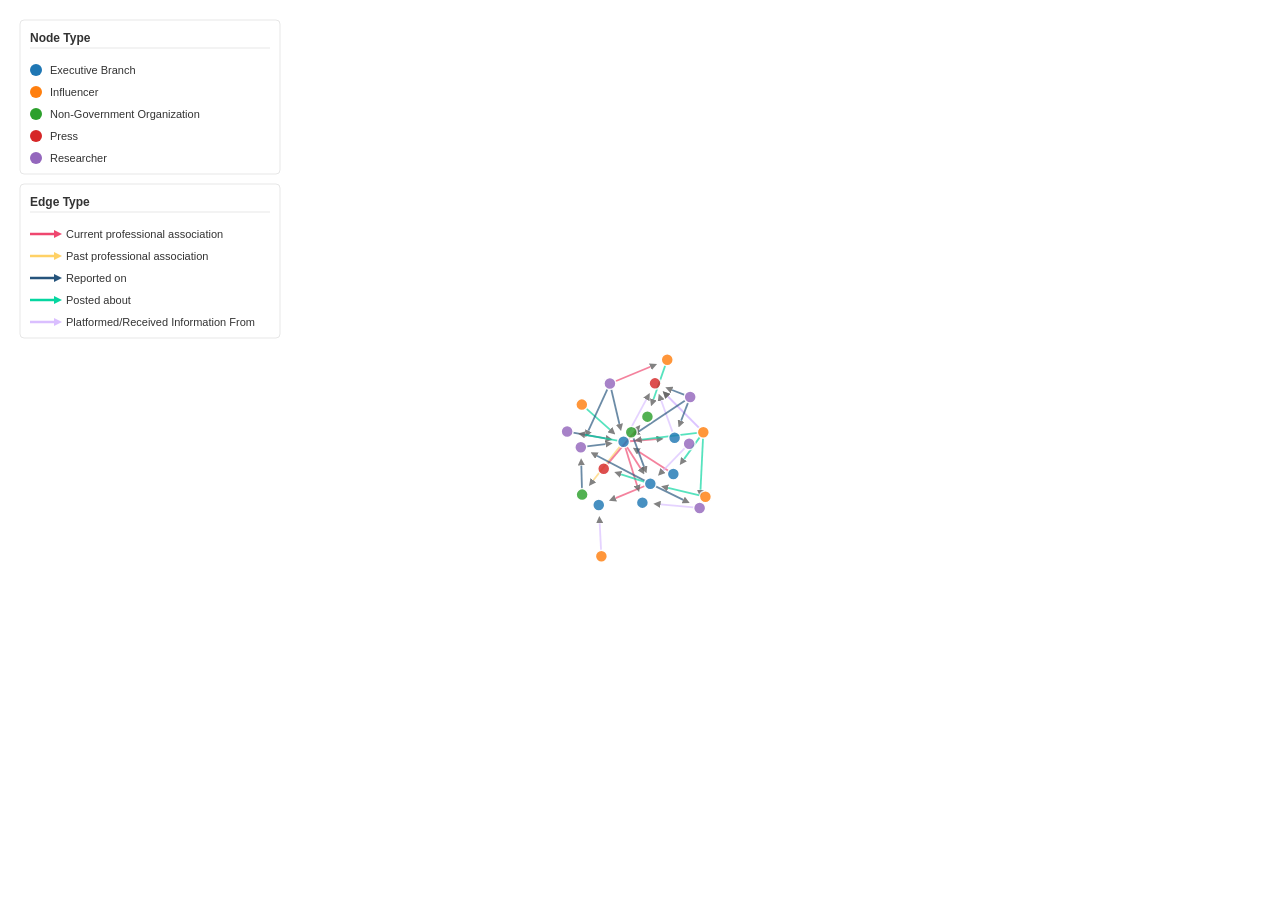
<file: Alex_R_Map/RelationsMap.html>
<!DOCTYPE html>
<html lang="en">
<head>
<meta charset="utf-8" />
<style>body{background-color:white;}</style>
<style type="text/css">@layer htmltools {
.html-fill-container {
display: flex;
flex-direction: column;

min-height: 0;
min-width: 0;
}
.html-fill-container > .html-fill-item {

flex: 1 1 auto;
min-height: 0;
min-width: 0;
}
.html-fill-container > :not(.html-fill-item) {

flex: 0 0 auto;
}
}
</style>
<script>(function() {
  // If window.HTMLWidgets is already defined, then use it; otherwise create a
  // new object. This allows preceding code to set options that affect the
  // initialization process (though none currently exist).
  window.HTMLWidgets = window.HTMLWidgets || {};

  // See if we're running in a viewer pane. If not, we're in a web browser.
  var viewerMode = window.HTMLWidgets.viewerMode =
      /\bviewer_pane=1\b/.test(window.location);

  // See if we're running in Shiny mode. If not, it's a static document.
  // Note that static widgets can appear in both Shiny and static modes, but
  // obviously, Shiny widgets can only appear in Shiny apps/documents.
  var shinyMode = window.HTMLWidgets.shinyMode =
      typeof(window.Shiny) !== "undefined" && !!window.Shiny.outputBindings;

  // We can't count on jQuery being available, so we implement our own
  // version if necessary.
  function querySelectorAll(scope, selector) {
    if (typeof(jQuery) !== "undefined" && scope instanceof jQuery) {
      return scope.find(selector);
    }
    if (scope.querySelectorAll) {
      return scope.querySelectorAll(selector);
    }
  }

  function asArray(value) {
    if (value === null)
      return [];
    if ($.isArray(value))
      return value;
    return [value];
  }

  // Implement jQuery's extend
  function extend(target /*, ... */) {
    if (arguments.length == 1) {
      return target;
    }
    for (var i = 1; i < arguments.length; i++) {
      var source = arguments[i];
      for (var prop in source) {
        if (source.hasOwnProperty(prop)) {
          target[prop] = source[prop];
        }
      }
    }
    return target;
  }

  // IE8 doesn't support Array.forEach.
  function forEach(values, callback, thisArg) {
    if (values.forEach) {
      values.forEach(callback, thisArg);
    } else {
      for (var i = 0; i < values.length; i++) {
        callback.call(thisArg, values[i], i, values);
      }
    }
  }

  // Replaces the specified method with the return value of funcSource.
  //
  // Note that funcSource should not BE the new method, it should be a function
  // that RETURNS the new method. funcSource receives a single argument that is
  // the overridden method, it can be called from the new method. The overridden
  // method can be called like a regular function, it has the target permanently
  // bound to it so "this" will work correctly.
  function overrideMethod(target, methodName, funcSource) {
    var superFunc = target[methodName] || function() {};
    var superFuncBound = function() {
      return superFunc.apply(target, arguments);
    };
    target[methodName] = funcSource(superFuncBound);
  }

  // Add a method to delegator that, when invoked, calls
  // delegatee.methodName. If there is no such method on
  // the delegatee, but there was one on delegator before
  // delegateMethod was called, then the original version
  // is invoked instead.
  // For example:
  //
  // var a = {
  //   method1: function() { console.log('a1'); }
  //   method2: function() { console.log('a2'); }
  // };
  // var b = {
  //   method1: function() { console.log('b1'); }
  // };
  // delegateMethod(a, b, "method1");
  // delegateMethod(a, b, "method2");
  // a.method1();
  // a.method2();
  //
  // The output would be "b1", "a2".
  function delegateMethod(delegator, delegatee, methodName) {
    var inherited = delegator[methodName];
    delegator[methodName] = function() {
      var target = delegatee;
      var method = delegatee[methodName];

      // The method doesn't exist on the delegatee. Instead,
      // call the method on the delegator, if it exists.
      if (!method) {
        target = delegator;
        method = inherited;
      }

      if (method) {
        return method.apply(target, arguments);
      }
    };
  }

  // Implement a vague facsimilie of jQuery's data method
  function elementData(el, name, value) {
    if (arguments.length == 2) {
      return el["htmlwidget_data_" + name];
    } else if (arguments.length == 3) {
      el["htmlwidget_data_" + name] = value;
      return el;
    } else {
      throw new Error("Wrong number of arguments for elementData: " +
        arguments.length);
    }
  }

  // http://stackoverflow.com/questions/3446170/escape-string-for-use-in-javascript-regex
  function escapeRegExp(str) {
    return str.replace(/[\-\[\]\/\{\}\(\)\*\+\?\.\\\^\$\|]/g, "\\$&");
  }

  function hasClass(el, className) {
    var re = new RegExp("\\b" + escapeRegExp(className) + "\\b");
    return re.test(el.className);
  }

  // elements - array (or array-like object) of HTML elements
  // className - class name to test for
  // include - if true, only return elements with given className;
  //   if false, only return elements *without* given className
  function filterByClass(elements, className, include) {
    var results = [];
    for (var i = 0; i < elements.length; i++) {
      if (hasClass(elements[i], className) == include)
        results.push(elements[i]);
    }
    return results;
  }

  function on(obj, eventName, func) {
    if (obj.addEventListener) {
      obj.addEventListener(eventName, func, false);
    } else if (obj.attachEvent) {
      obj.attachEvent(eventName, func);
    }
  }

  function off(obj, eventName, func) {
    if (obj.removeEventListener)
      obj.removeEventListener(eventName, func, false);
    else if (obj.detachEvent) {
      obj.detachEvent(eventName, func);
    }
  }

  // Translate array of values to top/right/bottom/left, as usual with
  // the "padding" CSS property
  // https://developer.mozilla.org/en-US/docs/Web/CSS/padding
  function unpackPadding(value) {
    if (typeof(value) === "number")
      value = [value];
    if (value.length === 1) {
      return {top: value[0], right: value[0], bottom: value[0], left: value[0]};
    }
    if (value.length === 2) {
      return {top: value[0], right: value[1], bottom: value[0], left: value[1]};
    }
    if (value.length === 3) {
      return {top: value[0], right: value[1], bottom: value[2], left: value[1]};
    }
    if (value.length === 4) {
      return {top: value[0], right: value[1], bottom: value[2], left: value[3]};
    }
  }

  // Convert an unpacked padding object to a CSS value
  function paddingToCss(paddingObj) {
    return paddingObj.top + "px " + paddingObj.right + "px " + paddingObj.bottom + "px " + paddingObj.left + "px";
  }

  // Makes a number suitable for CSS
  function px(x) {
    if (typeof(x) === "number")
      return x + "px";
    else
      return x;
  }

  // Retrieves runtime widget sizing information for an element.
  // The return value is either null, or an object with fill, padding,
  // defaultWidth, defaultHeight fields.
  function sizingPolicy(el) {
    var sizingEl = document.querySelector("script[data-for='" + el.id + "'][type='application/htmlwidget-sizing']");
    if (!sizingEl)
      return null;
    var sp = JSON.parse(sizingEl.textContent || sizingEl.text || "{}");
    if (viewerMode) {
      return sp.viewer;
    } else {
      return sp.browser;
    }
  }

  // @param tasks Array of strings (or falsy value, in which case no-op).
  //   Each element must be a valid JavaScript expression that yields a
  //   function. Or, can be an array of objects with "code" and "data"
  //   properties; in this case, the "code" property should be a string
  //   of JS that's an expr that yields a function, and "data" should be
  //   an object that will be added as an additional argument when that
  //   function is called.
  // @param target The object that will be "this" for each function
  //   execution.
  // @param args Array of arguments to be passed to the functions. (The
  //   same arguments will be passed to all functions.)
  function evalAndRun(tasks, target, args) {
    if (tasks) {
      forEach(tasks, function(task) {
        var theseArgs = args;
        if (typeof(task) === "object") {
          theseArgs = theseArgs.concat([task.data]);
          task = task.code;
        }
        var taskFunc = tryEval(task);
        if (typeof(taskFunc) !== "function") {
          throw new Error("Task must be a function! Source:\n" + task);
        }
        taskFunc.apply(target, theseArgs);
      });
    }
  }

  // Attempt eval() both with and without enclosing in parentheses.
  // Note that enclosing coerces a function declaration into
  // an expression that eval() can parse
  // (otherwise, a SyntaxError is thrown)
  function tryEval(code) {
    var result = null;
    try {
      result = eval("(" + code + ")");
    } catch(error) {
      if (!(error instanceof SyntaxError)) {
        throw error;
      }
      try {
        result = eval(code);
      } catch(e) {
        if (e instanceof SyntaxError) {
          throw error;
        } else {
          throw e;
        }
      }
    }
    return result;
  }

  function initSizing(el) {
    var sizing = sizingPolicy(el);
    if (!sizing)
      return;

    var cel = document.getElementById("htmlwidget_container");
    if (!cel)
      return;

    if (typeof(sizing.padding) !== "undefined") {
      document.body.style.margin = "0";
      document.body.style.padding = paddingToCss(unpackPadding(sizing.padding));
    }

    if (sizing.fill) {
      document.body.style.overflow = "hidden";
      document.body.style.width = "100%";
      document.body.style.height = "100%";
      document.documentElement.style.width = "100%";
      document.documentElement.style.height = "100%";
      cel.style.position = "absolute";
      var pad = unpackPadding(sizing.padding);
      cel.style.top = pad.top + "px";
      cel.style.right = pad.right + "px";
      cel.style.bottom = pad.bottom + "px";
      cel.style.left = pad.left + "px";
      el.style.width = "100%";
      el.style.height = "100%";

      return {
        getWidth: function() { return cel.getBoundingClientRect().width; },
        getHeight: function() { return cel.getBoundingClientRect().height; }
      };

    } else {
      el.style.width = px(sizing.width);
      el.style.height = px(sizing.height);

      return {
        getWidth: function() { return cel.getBoundingClientRect().width; },
        getHeight: function() { return cel.getBoundingClientRect().height; }
      };
    }
  }

  // Default implementations for methods
  var defaults = {
    find: function(scope) {
      return querySelectorAll(scope, "." + this.name);
    },
    renderError: function(el, err) {
      var $el = $(el);

      this.clearError(el);

      // Add all these error classes, as Shiny does
      var errClass = "shiny-output-error";
      if (err.type !== null) {
        // use the classes of the error condition as CSS class names
        errClass = errClass + " " + $.map(asArray(err.type), function(type) {
          return errClass + "-" + type;
        }).join(" ");
      }
      errClass = errClass + " htmlwidgets-error";

      // Is el inline or block? If inline or inline-block, just display:none it
      // and add an inline error.
      var display = $el.css("display");
      $el.data("restore-display-mode", display);

      if (display === "inline" || display === "inline-block") {
        $el.hide();
        if (err.message !== "") {
          var errorSpan = $("<span>").addClass(errClass);
          errorSpan.text(err.message);
          $el.after(errorSpan);
        }
      } else if (display === "block") {
        // If block, add an error just after the el, set visibility:none on the
        // el, and position the error to be on top of the el.
        // Mark it with a unique ID and CSS class so we can remove it later.
        $el.css("visibility", "hidden");
        if (err.message !== "") {
          var errorDiv = $("<div>").addClass(errClass).css("position", "absolute")
            .css("top", el.offsetTop)
            .css("left", el.offsetLeft)
            // setting width can push out the page size, forcing otherwise
            // unnecessary scrollbars to appear and making it impossible for
            // the element to shrink; so use max-width instead
            .css("maxWidth", el.offsetWidth)
            .css("height", el.offsetHeight);
          errorDiv.text(err.message);
          $el.after(errorDiv);

          // Really dumb way to keep the size/position of the error in sync with
          // the parent element as the window is resized or whatever.
          var intId = setInterval(function() {
            if (!errorDiv[0].parentElement) {
              clearInterval(intId);
              return;
            }
            errorDiv
              .css("top", el.offsetTop)
              .css("left", el.offsetLeft)
              .css("maxWidth", el.offsetWidth)
              .css("height", el.offsetHeight);
          }, 500);
        }
      }
    },
    clearError: function(el) {
      var $el = $(el);
      var display = $el.data("restore-display-mode");
      $el.data("restore-display-mode", null);

      if (display === "inline" || display === "inline-block") {
        if (display)
          $el.css("display", display);
        $(el.nextSibling).filter(".htmlwidgets-error").remove();
      } else if (display === "block"){
        $el.css("visibility", "inherit");
        $(el.nextSibling).filter(".htmlwidgets-error").remove();
      }
    },
    sizing: {}
  };

  // Called by widget bindings to register a new type of widget. The definition
  // object can contain the following properties:
  // - name (required) - A string indicating the binding name, which will be
  //   used by default as the CSS classname to look for.
  // - initialize (optional) - A function(el) that will be called once per
  //   widget element; if a value is returned, it will be passed as the third
  //   value to renderValue.
  // - renderValue (required) - A function(el, data, initValue) that will be
  //   called with data. Static contexts will cause this to be called once per
  //   element; Shiny apps will cause this to be called multiple times per
  //   element, as the data changes.
  window.HTMLWidgets.widget = function(definition) {
    if (!definition.name) {
      throw new Error("Widget must have a name");
    }
    if (!definition.type) {
      throw new Error("Widget must have a type");
    }
    // Currently we only support output widgets
    if (definition.type !== "output") {
      throw new Error("Unrecognized widget type '" + definition.type + "'");
    }
    // TODO: Verify that .name is a valid CSS classname

    // Support new-style instance-bound definitions. Old-style class-bound
    // definitions have one widget "object" per widget per type/class of
    // widget; the renderValue and resize methods on such widget objects
    // take el and instance arguments, because the widget object can't
    // store them. New-style instance-bound definitions have one widget
    // object per widget instance; the definition that's passed in doesn't
    // provide renderValue or resize methods at all, just the single method
    //   factory(el, width, height)
    // which returns an object that has renderValue(x) and resize(w, h).
    // This enables a far more natural programming style for the widget
    // author, who can store per-instance state using either OO-style
    // instance fields or functional-style closure variables (I guess this
    // is in contrast to what can only be called C-style pseudo-OO which is
    // what we required before).
    if (definition.factory) {
      definition = createLegacyDefinitionAdapter(definition);
    }

    if (!definition.renderValue) {
      throw new Error("Widget must have a renderValue function");
    }

    // For static rendering (non-Shiny), use a simple widget registration
    // scheme. We also use this scheme for Shiny apps/documents that also
    // contain static widgets.
    window.HTMLWidgets.widgets = window.HTMLWidgets.widgets || [];
    // Merge defaults into the definition; don't mutate the original definition.
    var staticBinding = extend({}, defaults, definition);
    overrideMethod(staticBinding, "find", function(superfunc) {
      return function(scope) {
        var results = superfunc(scope);
        // Filter out Shiny outputs, we only want the static kind
        return filterByClass(results, "html-widget-output", false);
      };
    });
    window.HTMLWidgets.widgets.push(staticBinding);

    if (shinyMode) {
      // Shiny is running. Register the definition with an output binding.
      // The definition itself will not be the output binding, instead
      // we will make an output binding object that delegates to the
      // definition. This is because we foolishly used the same method
      // name (renderValue) for htmlwidgets definition and Shiny bindings
      // but they actually have quite different semantics (the Shiny
      // bindings receive data that includes lots of metadata that it
      // strips off before calling htmlwidgets renderValue). We can't
      // just ignore the difference because in some widgets it's helpful
      // to call this.renderValue() from inside of resize(), and if
      // we're not delegating, then that call will go to the Shiny
      // version instead of the htmlwidgets version.

      // Merge defaults with definition, without mutating either.
      var bindingDef = extend({}, defaults, definition);

      // This object will be our actual Shiny binding.
      var shinyBinding = new Shiny.OutputBinding();

      // With a few exceptions, we'll want to simply use the bindingDef's
      // version of methods if they are available, otherwise fall back to
      // Shiny's defaults. NOTE: If Shiny's output bindings gain additional
      // methods in the future, and we want them to be overrideable by
      // HTMLWidget binding definitions, then we'll need to add them to this
      // list.
      delegateMethod(shinyBinding, bindingDef, "getId");
      delegateMethod(shinyBinding, bindingDef, "onValueChange");
      delegateMethod(shinyBinding, bindingDef, "onValueError");
      delegateMethod(shinyBinding, bindingDef, "renderError");
      delegateMethod(shinyBinding, bindingDef, "clearError");
      delegateMethod(shinyBinding, bindingDef, "showProgress");

      // The find, renderValue, and resize are handled differently, because we
      // want to actually decorate the behavior of the bindingDef methods.

      shinyBinding.find = function(scope) {
        var results = bindingDef.find(scope);

        // Only return elements that are Shiny outputs, not static ones
        var dynamicResults = results.filter(".html-widget-output");

        // It's possible that whatever caused Shiny to think there might be
        // new dynamic outputs, also caused there to be new static outputs.
        // Since there might be lots of different htmlwidgets bindings, we
        // schedule execution for later--no need to staticRender multiple
        // times.
        if (results.length !== dynamicResults.length)
          scheduleStaticRender();

        return dynamicResults;
      };

      // Wrap renderValue to handle initialization, which unfortunately isn't
      // supported natively by Shiny at the time of this writing.

      shinyBinding.renderValue = function(el, data) {
        Shiny.renderDependencies(data.deps);
        // Resolve strings marked as javascript literals to objects
        if (!(data.evals instanceof Array)) data.evals = [data.evals];
        for (var i = 0; data.evals && i < data.evals.length; i++) {
          window.HTMLWidgets.evaluateStringMember(data.x, data.evals[i]);
        }
        if (!bindingDef.renderOnNullValue) {
          if (data.x === null) {
            el.style.visibility = "hidden";
            return;
          } else {
            el.style.visibility = "inherit";
          }
        }
        if (!elementData(el, "initialized")) {
          initSizing(el);

          elementData(el, "initialized", true);
          if (bindingDef.initialize) {
            var rect = el.getBoundingClientRect();
            var result = bindingDef.initialize(el, rect.width, rect.height);
            elementData(el, "init_result", result);
          }
        }
        bindingDef.renderValue(el, data.x, elementData(el, "init_result"));
        evalAndRun(data.jsHooks.render, elementData(el, "init_result"), [el, data.x]);
      };

      // Only override resize if bindingDef implements it
      if (bindingDef.resize) {
        shinyBinding.resize = function(el, width, height) {
          // Shiny can call resize before initialize/renderValue have been
          // called, which doesn't make sense for widgets.
          if (elementData(el, "initialized")) {
            bindingDef.resize(el, width, height, elementData(el, "init_result"));
          }
        };
      }

      Shiny.outputBindings.register(shinyBinding, bindingDef.name);
    }
  };

  var scheduleStaticRenderTimerId = null;
  function scheduleStaticRender() {
    if (!scheduleStaticRenderTimerId) {
      scheduleStaticRenderTimerId = setTimeout(function() {
        scheduleStaticRenderTimerId = null;
        window.HTMLWidgets.staticRender();
      }, 1);
    }
  }

  // Render static widgets after the document finishes loading
  // Statically render all elements that are of this widget's class
  window.HTMLWidgets.staticRender = function() {
    var bindings = window.HTMLWidgets.widgets || [];
    forEach(bindings, function(binding) {
      var matches = binding.find(document.documentElement);
      forEach(matches, function(el) {
        var sizeObj = initSizing(el, binding);

        var getSize = function(el) {
          if (sizeObj) {
            return {w: sizeObj.getWidth(), h: sizeObj.getHeight()}
          } else {
            var rect = el.getBoundingClientRect();
            return {w: rect.width, h: rect.height}
          }
        };

        if (hasClass(el, "html-widget-static-bound"))
          return;
        el.className = el.className + " html-widget-static-bound";

        var initResult;
        if (binding.initialize) {
          var size = getSize(el);
          initResult = binding.initialize(el, size.w, size.h);
          elementData(el, "init_result", initResult);
        }

        if (binding.resize) {
          var lastSize = getSize(el);
          var resizeHandler = function(e) {
            var size = getSize(el);
            if (size.w === 0 && size.h === 0)
              return;
            if (size.w === lastSize.w && size.h === lastSize.h)
              return;
            lastSize = size;
            binding.resize(el, size.w, size.h, initResult);
          };

          on(window, "resize", resizeHandler);

          // This is needed for cases where we're running in a Shiny
          // app, but the widget itself is not a Shiny output, but
          // rather a simple static widget. One example of this is
          // an rmarkdown document that has runtime:shiny and widget
          // that isn't in a render function. Shiny only knows to
          // call resize handlers for Shiny outputs, not for static
          // widgets, so we do it ourselves.
          if (window.jQuery) {
            window.jQuery(document).on(
              "shown.htmlwidgets shown.bs.tab.htmlwidgets shown.bs.collapse.htmlwidgets",
              resizeHandler
            );
            window.jQuery(document).on(
              "hidden.htmlwidgets hidden.bs.tab.htmlwidgets hidden.bs.collapse.htmlwidgets",
              resizeHandler
            );
          }

          // This is needed for the specific case of ioslides, which
          // flips slides between display:none and display:block.
          // Ideally we would not have to have ioslide-specific code
          // here, but rather have ioslides raise a generic event,
          // but the rmarkdown package just went to CRAN so the
          // window to getting that fixed may be long.
          if (window.addEventListener) {
            // It's OK to limit this to window.addEventListener
            // browsers because ioslides itself only supports
            // such browsers.
            on(document, "slideenter", resizeHandler);
            on(document, "slideleave", resizeHandler);
          }
        }

        var scriptData = document.querySelector("script[data-for='" + el.id + "'][type='application/json']");
        if (scriptData) {
          var data = JSON.parse(scriptData.textContent || scriptData.text);
          // Resolve strings marked as javascript literals to objects
          if (!(data.evals instanceof Array)) data.evals = [data.evals];
          for (var k = 0; data.evals && k < data.evals.length; k++) {
            window.HTMLWidgets.evaluateStringMember(data.x, data.evals[k]);
          }
          binding.renderValue(el, data.x, initResult);
          evalAndRun(data.jsHooks.render, initResult, [el, data.x]);
        }
      });
    });

    invokePostRenderHandlers();
  }


  function has_jQuery3() {
    if (!window.jQuery) {
      return false;
    }
    var $version = window.jQuery.fn.jquery;
    var $major_version = parseInt($version.split(".")[0]);
    return $major_version >= 3;
  }

  /*
  / Shiny 1.4 bumped jQuery from 1.x to 3.x which means jQuery's
  / on-ready handler (i.e., $(fn)) is now asyncronous (i.e., it now
  / really means $(setTimeout(fn)).
  / https://jquery.com/upgrade-guide/3.0/#breaking-change-document-ready-handlers-are-now-asynchronous
  /
  / Since Shiny uses $() to schedule initShiny, shiny>=1.4 calls initShiny
  / one tick later than it did before, which means staticRender() is
  / called renderValue() earlier than (advanced) widget authors might be expecting.
  / https://github.com/rstudio/shiny/issues/2630
  /
  / For a concrete example, leaflet has some methods (e.g., updateBounds)
  / which reference Shiny methods registered in initShiny (e.g., setInputValue).
  / Since leaflet is privy to this life-cycle, it knows to use setTimeout() to
  / delay execution of those methods (until Shiny methods are ready)
  / https://github.com/rstudio/leaflet/blob/18ec981/javascript/src/index.js#L266-L268
  /
  / Ideally widget authors wouldn't need to use this setTimeout() hack that
  / leaflet uses to call Shiny methods on a staticRender(). In the long run,
  / the logic initShiny should be broken up so that method registration happens
  / right away, but binding happens later.
  */
  function maybeStaticRenderLater() {
    if (shinyMode && has_jQuery3()) {
      window.jQuery(window.HTMLWidgets.staticRender);
    } else {
      window.HTMLWidgets.staticRender();
    }
  }

  if (document.addEventListener) {
    document.addEventListener("DOMContentLoaded", function() {
      document.removeEventListener("DOMContentLoaded", arguments.callee, false);
      maybeStaticRenderLater();
    }, false);
  } else if (document.attachEvent) {
    document.attachEvent("onreadystatechange", function() {
      if (document.readyState === "complete") {
        document.detachEvent("onreadystatechange", arguments.callee);
        maybeStaticRenderLater();
      }
    });
  }


  window.HTMLWidgets.getAttachmentUrl = function(depname, key) {
    // If no key, default to the first item
    if (typeof(key) === "undefined")
      key = 1;

    var link = document.getElementById(depname + "-" + key + "-attachment");
    if (!link) {
      throw new Error("Attachment " + depname + "/" + key + " not found in document");
    }
    return link.getAttribute("href");
  };

  window.HTMLWidgets.dataframeToD3 = function(df) {
    var names = [];
    var length;
    for (var name in df) {
        if (df.hasOwnProperty(name))
            names.push(name);
        if (typeof(df[name]) !== "object" || typeof(df[name].length) === "undefined") {
            throw new Error("All fields must be arrays");
        } else if (typeof(length) !== "undefined" && length !== df[name].length) {
            throw new Error("All fields must be arrays of the same length");
        }
        length = df[name].length;
    }
    var results = [];
    var item;
    for (var row = 0; row < length; row++) {
        item = {};
        for (var col = 0; col < names.length; col++) {
            item[names[col]] = df[names[col]][row];
        }
        results.push(item);
    }
    return results;
  };

  window.HTMLWidgets.transposeArray2D = function(array) {
      if (array.length === 0) return array;
      var newArray = array[0].map(function(col, i) {
          return array.map(function(row) {
              return row[i]
          })
      });
      return newArray;
  };
  // Split value at splitChar, but allow splitChar to be escaped
  // using escapeChar. Any other characters escaped by escapeChar
  // will be included as usual (including escapeChar itself).
  function splitWithEscape(value, splitChar, escapeChar) {
    var results = [];
    var escapeMode = false;
    var currentResult = "";
    for (var pos = 0; pos < value.length; pos++) {
      if (!escapeMode) {
        if (value[pos] === splitChar) {
          results.push(currentResult);
          currentResult = "";
        } else if (value[pos] === escapeChar) {
          escapeMode = true;
        } else {
          currentResult += value[pos];
        }
      } else {
        currentResult += value[pos];
        escapeMode = false;
      }
    }
    if (currentResult !== "") {
      results.push(currentResult);
    }
    return results;
  }
  // Function authored by Yihui/JJ Allaire
  window.HTMLWidgets.evaluateStringMember = function(o, member) {
    var parts = splitWithEscape(member, '.', '\\');
    for (var i = 0, l = parts.length; i < l; i++) {
      var part = parts[i];
      // part may be a character or 'numeric' member name
      if (o !== null && typeof o === "object" && part in o) {
        if (i == (l - 1)) { // if we are at the end of the line then evalulate
          if (typeof o[part] === "string")
            o[part] = tryEval(o[part]);
        } else { // otherwise continue to next embedded object
          o = o[part];
        }
      }
    }
  };

  // Retrieve the HTMLWidget instance (i.e. the return value of an
  // HTMLWidget binding's initialize() or factory() function)
  // associated with an element, or null if none.
  window.HTMLWidgets.getInstance = function(el) {
    return elementData(el, "init_result");
  };

  // Finds the first element in the scope that matches the selector,
  // and returns the HTMLWidget instance (i.e. the return value of
  // an HTMLWidget binding's initialize() or factory() function)
  // associated with that element, if any. If no element matches the
  // selector, or the first matching element has no HTMLWidget
  // instance associated with it, then null is returned.
  //
  // The scope argument is optional, and defaults to window.document.
  window.HTMLWidgets.find = function(scope, selector) {
    if (arguments.length == 1) {
      selector = scope;
      scope = document;
    }

    var el = scope.querySelector(selector);
    if (el === null) {
      return null;
    } else {
      return window.HTMLWidgets.getInstance(el);
    }
  };

  // Finds all elements in the scope that match the selector, and
  // returns the HTMLWidget instances (i.e. the return values of
  // an HTMLWidget binding's initialize() or factory() function)
  // associated with the elements, in an array. If elements that
  // match the selector don't have an associated HTMLWidget
  // instance, the returned array will contain nulls.
  //
  // The scope argument is optional, and defaults to window.document.
  window.HTMLWidgets.findAll = function(scope, selector) {
    if (arguments.length == 1) {
      selector = scope;
      scope = document;
    }

    var nodes = scope.querySelectorAll(selector);
    var results = [];
    for (var i = 0; i < nodes.length; i++) {
      results.push(window.HTMLWidgets.getInstance(nodes[i]));
    }
    return results;
  };

  var postRenderHandlers = [];
  function invokePostRenderHandlers() {
    while (postRenderHandlers.length) {
      var handler = postRenderHandlers.shift();
      if (handler) {
        handler();
      }
    }
  }

  // Register the given callback function to be invoked after the
  // next time static widgets are rendered.
  window.HTMLWidgets.addPostRenderHandler = function(callback) {
    postRenderHandlers.push(callback);
  };

  // Takes a new-style instance-bound definition, and returns an
  // old-style class-bound definition. This saves us from having
  // to rewrite all the logic in this file to accomodate both
  // types of definitions.
  function createLegacyDefinitionAdapter(defn) {
    var result = {
      name: defn.name,
      type: defn.type,
      initialize: function(el, width, height) {
        return defn.factory(el, width, height);
      },
      renderValue: function(el, x, instance) {
        return instance.renderValue(x);
      },
      resize: function(el, width, height, instance) {
        return instance.resize(width, height);
      }
    };

    if (defn.find)
      result.find = defn.find;
    if (defn.renderError)
      result.renderError = defn.renderError;
    if (defn.clearError)
      result.clearError = defn.clearError;

    return result;
  }
})();
</script>
<script>// https://d3js.org Version 4.9.1. Copyright 2017 Mike Bostock.
(function(t,n){"object"==typeof exports&&"undefined"!=typeof module?n(exports):"function"==typeof define&&define.amd?define(["exports"],n):n(t.d3=t.d3||{})})(this,function(t){"use strict";function n(t){return function(n,e){return js(t(n),e)}}function e(t,n){return[t,n]}function r(t,n,e){var r=(n-t)/Math.max(0,e),i=Math.floor(Math.log(r)/Math.LN10),o=r/Math.pow(10,i);return i>=0?(o>=sf?10:o>=ff?5:o>=lf?2:1)*Math.pow(10,i):-Math.pow(10,-i)/(o>=sf?10:o>=ff?5:o>=lf?2:1)}function i(t,n,e){var r=Math.abs(n-t)/Math.max(0,e),i=Math.pow(10,Math.floor(Math.log(r)/Math.LN10)),o=r/i;return o>=sf?i*=10:o>=ff?i*=5:o>=lf&&(i*=2),n<t?-i:i}function o(t){return t.length}function u(t){return"translate("+(t+.5)+",0)"}function a(t){return"translate(0,"+(t+.5)+")"}function c(t){var n=Math.max(0,t.bandwidth()-1)/2;return t.round()&&(n=Math.round(n)),function(e){return t(e)+n}}function s(){return!this.__axis}function f(t,n){function e(e){var u=null==i?n.ticks?n.ticks.apply(n,r):n.domain():i,a=null==o?n.tickFormat?n.tickFormat.apply(n,r):Cf:o,_=Math.max(f,0)+h,y=n.range(),g=y[0]+.5,m=y[y.length-1]+.5,x=(n.bandwidth?c:Cf)(n.copy()),b=e.selection?e.selection():e,w=b.selectAll(".domain").data([null]),M=b.selectAll(".tick").data(u,n).order(),T=M.exit(),k=M.enter().append("g").attr("class","tick"),N=M.select("line"),S=M.select("text");w=w.merge(w.enter().insert("path",".tick").attr("class","domain").attr("stroke","#000")),M=M.merge(k),N=N.merge(k.append("line").attr("stroke","#000").attr(d+"2",p*f)),S=S.merge(k.append("text").attr("fill","#000").attr(d,p*_).attr("dy",t===zf?"0em":t===Lf?"0.71em":"0.32em")),e!==b&&(w=w.transition(e),M=M.transition(e),N=N.transition(e),S=S.transition(e),T=T.transition(e).attr("opacity",qf).attr("transform",function(t){return isFinite(t=x(t))?v(t):this.getAttribute("transform")}),k.attr("opacity",qf).attr("transform",function(t){var n=this.parentNode.__axis;return v(n&&isFinite(n=n(t))?n:x(t))})),T.remove(),w.attr("d",t===Rf||t==Pf?"M"+p*l+","+g+"H0.5V"+m+"H"+p*l:"M"+g+","+p*l+"V0.5H"+m+"V"+p*l),M.attr("opacity",1).attr("transform",function(t){return v(x(t))}),N.attr(d+"2",p*f),S.attr(d,p*_).text(a),b.filter(s).attr("fill","none").attr("font-size",10).attr("font-family","sans-serif").attr("text-anchor",t===Pf?"start":t===Rf?"end":"middle"),b.each(function(){this.__axis=x})}var r=[],i=null,o=null,f=6,l=6,h=3,p=t===zf||t===Rf?-1:1,d=t===Rf||t===Pf?"x":"y",v=t===zf||t===Lf?u:a;return e.scale=function(t){return arguments.length?(n=t,e):n},e.ticks=function(){return r=Af.call(arguments),e},e.tickArguments=function(t){return arguments.length?(r=null==t?[]:Af.call(t),e):r.slice()},e.tickValues=function(t){return arguments.length?(i=null==t?null:Af.call(t),e):i&&i.slice()},e.tickFormat=function(t){return arguments.length?(o=t,e):o},e.tickSize=function(t){return arguments.length?(f=l=+t,e):f},e.tickSizeInner=function(t){return arguments.length?(f=+t,e):f},e.tickSizeOuter=function(t){return arguments.length?(l=+t,e):l},e.tickPadding=function(t){return arguments.length?(h=+t,e):h},e}function l(t){return f(zf,t)}function h(t){return f(Pf,t)}function p(t){return f(Lf,t)}function d(t){return f(Rf,t)}function v(){for(var t,n=0,e=arguments.length,r={};n<e;++n){if(!(t=arguments[n]+"")||t in r)throw new Error("illegal type: "+t);r[t]=[]}return new _(r)}function _(t){this._=t}function y(t,n){return t.trim().split(/^|\s+/).map(function(t){var e="",r=t.indexOf(".");if(r>=0&&(e=t.slice(r+1),t=t.slice(0,r)),t&&!n.hasOwnProperty(t))throw new Error("unknown type: "+t);return{type:t,name:e}})}function g(t,n){for(var e,r=0,i=t.length;r<i;++r)if((e=t[r]).name===n)return e.value}function m(t,n,e){for(var r=0,i=t.length;r<i;++r)if(t[r].name===n){t[r]=Uf,t=t.slice(0,r).concat(t.slice(r+1));break}return null!=e&&t.push({name:n,value:e}),t}function x(t){return function(){var n=this.ownerDocument,e=this.namespaceURI;return e===Df&&n.documentElement.namespaceURI===Df?n.createElement(t):n.createElementNS(e,t)}}function b(t){return function(){return this.ownerDocument.createElementNS(t.space,t.local)}}function w(){return new M}function M(){this._="@"+(++Yf).toString(36)}function T(t,n,e){return t=k(t,n,e),function(n){var e=n.relatedTarget;e&&(e===this||8&e.compareDocumentPosition(this))||t.call(this,n)}}function k(n,e,r){return function(i){var o=t.event;t.event=i;try{n.call(this,this.__data__,e,r)}finally{t.event=o}}}function N(t){return t.trim().split(/^|\s+/).map(function(t){var n="",e=t.indexOf(".");return e>=0&&(n=t.slice(e+1),t=t.slice(0,e)),{type:t,name:n}})}function S(t){return function(){var n=this.__on;if(n){for(var e,r=0,i=-1,o=n.length;r<o;++r)e=n[r],t.type&&e.type!==t.type||e.name!==t.name?n[++i]=e:this.removeEventListener(e.type,e.listener,e.capture);++i?n.length=i:delete this.__on}}}function E(t,n,e){var r=$f.hasOwnProperty(t.type)?T:k;return function(i,o,u){var a,c=this.__on,s=r(n,o,u);if(c)for(var f=0,l=c.length;f<l;++f)if((a=c[f]).type===t.type&&a.name===t.name)return this.removeEventListener(a.type,a.listener,a.capture),this.addEventListener(a.type,a.listener=s,a.capture=e),void(a.value=n);this.addEventListener(t.type,s,e),a={type:t.type,name:t.name,value:n,listener:s,capture:e},c?c.push(a):this.__on=[a]}}function A(n,e,r,i){var o=t.event;n.sourceEvent=t.event,t.event=n;try{return e.apply(r,i)}finally{t.event=o}}function C(){}function z(){return[]}function P(t,n){this.ownerDocument=t.ownerDocument,this.namespaceURI=t.namespaceURI,this._next=null,this._parent=t,this.__data__=n}function L(t,n,e,r,i,o){for(var u,a=0,c=n.length,s=o.length;a<s;++a)(u=n[a])?(u.__data__=o[a],r[a]=u):e[a]=new P(t,o[a]);for(;a<c;++a)(u=n[a])&&(i[a]=u)}function R(t,n,e,r,i,o,u){var a,c,s,f={},l=n.length,h=o.length,p=new Array(l);for(a=0;a<l;++a)(c=n[a])&&(p[a]=s=ol+u.call(c,c.__data__,a,n),s in f?i[a]=c:f[s]=c);for(a=0;a<h;++a)s=ol+u.call(t,o[a],a,o),(c=f[s])?(r[a]=c,c.__data__=o[a],f[s]=null):e[a]=new P(t,o[a]);for(a=0;a<l;++a)(c=n[a])&&f[p[a]]===c&&(i[a]=c)}function q(t,n){return t<n?-1:t>n?1:t>=n?0:NaN}function U(t){return function(){this.removeAttribute(t)}}function D(t){return function(){this.removeAttributeNS(t.space,t.local)}}function O(t,n){return function(){this.setAttribute(t,n)}}function F(t,n){return function(){this.setAttributeNS(t.space,t.local,n)}}function I(t,n){return function(){var e=n.apply(this,arguments);null==e?this.removeAttribute(t):this.setAttribute(t,e)}}function Y(t,n){return function(){var e=n.apply(this,arguments);null==e?this.removeAttributeNS(t.space,t.local):this.setAttributeNS(t.space,t.local,e)}}function B(t){return function(){this.style.removeProperty(t)}}function H(t,n,e){return function(){this.style.setProperty(t,n,e)}}function j(t,n,e){return function(){var r=n.apply(this,arguments);null==r?this.style.removeProperty(t):this.style.setProperty(t,r,e)}}function X(t,n){return t.style.getPropertyValue(n)||gl(t).getComputedStyle(t,null).getPropertyValue(n)}function $(t){return function(){delete this[t]}}function V(t,n){return function(){this[t]=n}}function W(t,n){return function(){var e=n.apply(this,arguments);null==e?delete this[t]:this[t]=e}}function Z(t){return t.trim().split(/^|\s+/)}function G(t){return t.classList||new J(t)}function J(t){this._node=t,this._names=Z(t.getAttribute("class")||"")}function Q(t,n){for(var e=G(t),r=-1,i=n.length;++r<i;)e.add(n[r])}function K(t,n){for(var e=G(t),r=-1,i=n.length;++r<i;)e.remove(n[r])}function tt(t){return function(){Q(this,t)}}function nt(t){return function(){K(this,t)}}function et(t,n){return function(){(n.apply(this,arguments)?Q:K)(this,t)}}function rt(){this.textContent=""}function it(t){return function(){this.textContent=t}}function ot(t){return function(){var n=t.apply(this,arguments);this.textContent=null==n?"":n}}function ut(){this.innerHTML=""}function at(t){return function(){this.innerHTML=t}}function ct(t){return function(){var n=t.apply(this,arguments);this.innerHTML=null==n?"":n}}function st(){this.nextSibling&&this.parentNode.appendChild(this)}function ft(){this.previousSibling&&this.parentNode.insertBefore(this,this.parentNode.firstChild)}function lt(){return null}function ht(){var t=this.parentNode;t&&t.removeChild(this)}function pt(t,n,e){var r=gl(t),i=r.CustomEvent;"function"==typeof i?i=new i(n,e):(i=r.document.createEvent("Event"),e?(i.initEvent(n,e.bubbles,e.cancelable),i.detail=e.detail):i.initEvent(n,!1,!1)),t.dispatchEvent(i)}function dt(t,n){return function(){return pt(this,t,n)}}function vt(t,n){return function(){return pt(this,t,n.apply(this,arguments))}}function _t(t,n){this._groups=t,this._parents=n}function yt(){return new _t([[document.documentElement]],zl)}function gt(){t.event.stopImmediatePropagation()}function mt(t,n){var e=t.document.documentElement,r=Pl(t).on("dragstart.drag",null);n&&(r.on("click.drag",Ul,!0),setTimeout(function(){r.on("click.drag",null)},0)),"onselectstart"in e?r.on("selectstart.drag",null):(e.style.MozUserSelect=e.__noselect,delete e.__noselect)}function xt(t,n,e,r,i,o,u,a,c,s){this.target=t,this.type=n,this.subject=e,this.identifier=r,this.active=i,this.x=o,this.y=u,this.dx=a,this.dy=c,this._=s}function bt(){return!t.event.button}function wt(){return this.parentNode}function Mt(n){return null==n?{x:t.event.x,y:t.event.y}:n}function Tt(t,n){var e=Object.create(t.prototype);for(var r in n)e[r]=n[r];return e}function kt(){}function Nt(t){var n;return t=(t+"").trim().toLowerCase(),(n=jl.exec(t))?(n=parseInt(n[1],16),new zt(n>>8&15|n>>4&240,n>>4&15|240&n,(15&n)<<4|15&n,1)):(n=Xl.exec(t))?St(parseInt(n[1],16)):(n=$l.exec(t))?new zt(n[1],n[2],n[3],1):(n=Vl.exec(t))?new zt(255*n[1]/100,255*n[2]/100,255*n[3]/100,1):(n=Wl.exec(t))?Et(n[1],n[2],n[3],n[4]):(n=Zl.exec(t))?Et(255*n[1]/100,255*n[2]/100,255*n[3]/100,n[4]):(n=Gl.exec(t))?Pt(n[1],n[2]/100,n[3]/100,1):(n=Jl.exec(t))?Pt(n[1],n[2]/100,n[3]/100,n[4]):Ql.hasOwnProperty(t)?St(Ql[t]):"transparent"===t?new zt(NaN,NaN,NaN,0):null}function St(t){return new zt(t>>16&255,t>>8&255,255&t,1)}function Et(t,n,e,r){return r<=0&&(t=n=e=NaN),new zt(t,n,e,r)}function At(t){return t instanceof kt||(t=Nt(t)),t?(t=t.rgb(),new zt(t.r,t.g,t.b,t.opacity)):new zt}function Ct(t,n,e,r){return 1===arguments.length?At(t):new zt(t,n,e,null==r?1:r)}function zt(t,n,e,r){this.r=+t,this.g=+n,this.b=+e,this.opacity=+r}function Pt(t,n,e,r){return r<=0?t=n=e=NaN:e<=0||e>=1?t=n=NaN:n<=0&&(t=NaN),new qt(t,n,e,r)}function Lt(t){if(t instanceof qt)return new qt(t.h,t.s,t.l,t.opacity);if(t instanceof kt||(t=Nt(t)),!t)return new qt;if(t instanceof qt)return t;t=t.rgb();var n=t.r/255,e=t.g/255,r=t.b/255,i=Math.min(n,e,r),o=Math.max(n,e,r),u=NaN,a=o-i,c=(o+i)/2;return a?(u=n===o?(e-r)/a+6*(e<r):e===o?(r-n)/a+2:(n-e)/a+4,a/=c<.5?o+i:2-o-i,u*=60):a=c>0&&c<1?0:u,new qt(u,a,c,t.opacity)}function Rt(t,n,e,r){return 1===arguments.length?Lt(t):new qt(t,n,e,null==r?1:r)}function qt(t,n,e,r){this.h=+t,this.s=+n,this.l=+e,this.opacity=+r}function Ut(t,n,e){return 255*(t<60?n+(e-n)*t/60:t<180?e:t<240?n+(e-n)*(240-t)/60:n)}function Dt(t){if(t instanceof Ft)return new Ft(t.l,t.a,t.b,t.opacity);if(t instanceof $t){var n=t.h*Kl;return new Ft(t.l,Math.cos(n)*t.c,Math.sin(n)*t.c,t.opacity)}t instanceof zt||(t=At(t));var e=Ht(t.r),r=Ht(t.g),i=Ht(t.b),o=It((.4124564*e+.3575761*r+.1804375*i)/nh),u=It((.2126729*e+.7151522*r+.072175*i)/eh);return new Ft(116*u-16,500*(o-u),200*(u-It((.0193339*e+.119192*r+.9503041*i)/rh)),t.opacity)}function Ot(t,n,e,r){return 1===arguments.length?Dt(t):new Ft(t,n,e,null==r?1:r)}function Ft(t,n,e,r){this.l=+t,this.a=+n,this.b=+e,this.opacity=+r}function It(t){return t>ah?Math.pow(t,1/3):t/uh+ih}function Yt(t){return t>oh?t*t*t:uh*(t-ih)}function Bt(t){return 255*(t<=.0031308?12.92*t:1.055*Math.pow(t,1/2.4)-.055)}function Ht(t){return(t/=255)<=.04045?t/12.92:Math.pow((t+.055)/1.055,2.4)}function jt(t){if(t instanceof $t)return new $t(t.h,t.c,t.l,t.opacity);t instanceof Ft||(t=Dt(t));var n=Math.atan2(t.b,t.a)*th;return new $t(n<0?n+360:n,Math.sqrt(t.a*t.a+t.b*t.b),t.l,t.opacity)}function Xt(t,n,e,r){return 1===arguments.length?jt(t):new $t(t,n,e,null==r?1:r)}function $t(t,n,e,r){this.h=+t,this.c=+n,this.l=+e,this.opacity=+r}function Vt(t){if(t instanceof Zt)return new Zt(t.h,t.s,t.l,t.opacity);t instanceof zt||(t=At(t));var n=t.r/255,e=t.g/255,r=t.b/255,i=(vh*r+ph*n-dh*e)/(vh+ph-dh),o=r-i,u=(hh*(e-i)-fh*o)/lh,a=Math.sqrt(u*u+o*o)/(hh*i*(1-i)),c=a?Math.atan2(u,o)*th-120:NaN;return new Zt(c<0?c+360:c,a,i,t.opacity)}function Wt(t,n,e,r){return 1===arguments.length?Vt(t):new Zt(t,n,e,null==r?1:r)}function Zt(t,n,e,r){this.h=+t,this.s=+n,this.l=+e,this.opacity=+r}function Gt(t,n,e,r,i){var o=t*t,u=o*t;return((1-3*t+3*o-u)*n+(4-6*o+3*u)*e+(1+3*t+3*o-3*u)*r+u*i)/6}function Jt(t,n){return function(e){return t+e*n}}function Qt(t,n,e){return t=Math.pow(t,e),n=Math.pow(n,e)-t,e=1/e,function(r){return Math.pow(t+r*n,e)}}function Kt(t,n){var e=n-t;return e?Jt(t,e>180||e<-180?e-360*Math.round(e/360):e):Th(isNaN(t)?n:t)}function tn(t){return 1==(t=+t)?nn:function(n,e){return e-n?Qt(n,e,t):Th(isNaN(n)?e:n)}}function nn(t,n){var e=n-t;return e?Jt(t,e):Th(isNaN(t)?n:t)}function en(t){return function(n){var e,r,i=n.length,o=new Array(i),u=new Array(i),a=new Array(i);for(e=0;e<i;++e)r=Ct(n[e]),o[e]=r.r||0,u[e]=r.g||0,a[e]=r.b||0;return o=t(o),u=t(u),a=t(a),r.opacity=1,function(t){return r.r=o(t),r.g=u(t),r.b=a(t),r+""}}}function rn(t){return function(){return t}}function on(t){return function(n){return t(n)+""}}function un(t){return"none"===t?Oh:(_h||(_h=document.createElement("DIV"),yh=document.documentElement,gh=document.defaultView),_h.style.transform=t,t=gh.getComputedStyle(yh.appendChild(_h),null).getPropertyValue("transform"),yh.removeChild(_h),t=t.slice(7,-1).split(","),Fh(+t[0],+t[1],+t[2],+t[3],+t[4],+t[5]))}function an(t){return null==t?Oh:(mh||(mh=document.createElementNS("http://www.w3.org/2000/svg","g")),mh.setAttribute("transform",t),(t=mh.transform.baseVal.consolidate())?(t=t.matrix,Fh(t.a,t.b,t.c,t.d,t.e,t.f)):Oh)}function cn(t,n,e,r){function i(t){return t.length?t.pop()+" ":""}function o(t,r,i,o,u,a){if(t!==i||r!==o){var c=u.push("translate(",null,n,null,e);a.push({i:c-4,x:Ch(t,i)},{i:c-2,x:Ch(r,o)})}else(i||o)&&u.push("translate("+i+n+o+e)}function u(t,n,e,o){t!==n?(t-n>180?n+=360:n-t>180&&(t+=360),o.push({i:e.push(i(e)+"rotate(",null,r)-2,x:Ch(t,n)})):n&&e.push(i(e)+"rotate("+n+r)}function a(t,n,e,o){t!==n?o.push({i:e.push(i(e)+"skewX(",null,r)-2,x:Ch(t,n)}):n&&e.push(i(e)+"skewX("+n+r)}function c(t,n,e,r,o,u){if(t!==e||n!==r){var a=o.push(i(o)+"scale(",null,",",null,")");u.push({i:a-4,x:Ch(t,e)},{i:a-2,x:Ch(n,r)})}else 1===e&&1===r||o.push(i(o)+"scale("+e+","+r+")")}return function(n,e){var r=[],i=[];return n=t(n),e=t(e),o(n.translateX,n.translateY,e.translateX,e.translateY,r,i),u(n.rotate,e.rotate,r,i),a(n.skewX,e.skewX,r,i),c(n.scaleX,n.scaleY,e.scaleX,e.scaleY,r,i),n=e=null,function(t){for(var n,e=-1,o=i.length;++e<o;)r[(n=i[e]).i]=n.x(t);return r.join("")}}}function sn(t){return((t=Math.exp(t))+1/t)/2}function fn(t){return((t=Math.exp(t))-1/t)/2}function ln(t){return((t=Math.exp(2*t))-1)/(t+1)}function hn(t){return function(n,e){var r=t((n=Rt(n)).h,(e=Rt(e)).h),i=nn(n.s,e.s),o=nn(n.l,e.l),u=nn(n.opacity,e.opacity);return function(t){return n.h=r(t),n.s=i(t),n.l=o(t),n.opacity=u(t),n+""}}}function pn(t,n){var e=nn((t=Ot(t)).l,(n=Ot(n)).l),r=nn(t.a,n.a),i=nn(t.b,n.b),o=nn(t.opacity,n.opacity);return function(n){return t.l=e(n),t.a=r(n),t.b=i(n),t.opacity=o(n),t+""}}function dn(t){return function(n,e){var r=t((n=Xt(n)).h,(e=Xt(e)).h),i=nn(n.c,e.c),o=nn(n.l,e.l),u=nn(n.opacity,e.opacity);return function(t){return n.h=r(t),n.c=i(t),n.l=o(t),n.opacity=u(t),n+""}}}function vn(t){return function n(e){function r(n,r){var i=t((n=Wt(n)).h,(r=Wt(r)).h),o=nn(n.s,r.s),u=nn(n.l,r.l),a=nn(n.opacity,r.opacity);return function(t){return n.h=i(t),n.s=o(t),n.l=u(Math.pow(t,e)),n.opacity=a(t),n+""}}return e=+e,r.gamma=n,r}(1)}function _n(){return ep||(op(yn),ep=ip.now()+rp)}function yn(){ep=0}function gn(){this._call=this._time=this._next=null}function mn(t,n,e){var r=new gn;return r.restart(t,n,e),r}function xn(){_n(),++Jh;for(var t,n=xh;n;)(t=ep-n._time)>=0&&n._call.call(null,t),n=n._next;--Jh}function bn(){ep=(np=ip.now())+rp,Jh=Qh=0;try{xn()}finally{Jh=0,Mn(),ep=0}}function wn(){var t=ip.now(),n=t-np;n>tp&&(rp-=n,np=t)}function Mn(){for(var t,n,e=xh,r=1/0;e;)e._call?(r>e._time&&(r=e._time),t=e,e=e._next):(n=e._next,e._next=null,e=t?t._next=n:xh=n);bh=t,Tn(r)}function Tn(t){if(!Jh){Qh&&(Qh=clearTimeout(Qh));var n=t-ep;n>24?(t<1/0&&(Qh=setTimeout(bn,n)),Kh&&(Kh=clearInterval(Kh))):(Kh||(np=ep,Kh=setInterval(wn,tp)),Jh=1,op(bn))}}function kn(t,n){var e=t.__transition;if(!e||!(e=e[n])||e.state>fp)throw new Error("too late");return e}function Nn(t,n){var e=t.__transition;if(!e||!(e=e[n])||e.state>hp)throw new Error("too late");return e}function Sn(t,n){var e=t.__transition;if(!e||!(e=e[n]))throw new Error("too late");return e}function En(t,n,e){function r(t){e.state=lp,e.timer.restart(i,e.delay,e.time),e.delay<=t&&i(t-e.delay)}function i(r){var s,f,l,h;if(e.state!==lp)return u();for(s in c)if(h=c[s],h.name===e.name){if(h.state===pp)return up(i);h.state===dp?(h.state=_p,h.timer.stop(),h.on.call("interrupt",t,t.__data__,h.index,h.group),delete c[s]):+s<n&&(h.state=_p,h.timer.stop(),delete c[s])}if(up(function(){e.state===pp&&(e.state=dp,e.timer.restart(o,e.delay,e.time),o(r))}),e.state=hp,e.on.call("start",t,t.__data__,e.index,e.group),e.state===hp){for(e.state=pp,a=new Array(l=e.tween.length),s=0,f=-1;s<l;++s)(h=e.tween[s].value.call(t,t.__data__,e.index,e.group))&&(a[++f]=h);a.length=f+1}}function o(n){for(var r=n<e.duration?e.ease.call(null,n/e.duration):(e.timer.restart(u),e.state=vp,1),i=-1,o=a.length;++i<o;)a[i].call(null,r);e.state===vp&&(e.on.call("end",t,t.__data__,e.index,e.group),u())}function u(){e.state=_p,e.timer.stop(),delete c[n];for(var r in c)return;delete t.__transition}var a,c=t.__transition;c[n]=e,e.timer=mn(r,0,e.time)}function An(t,n){var e,r;return function(){var i=Nn(this,t),o=i.tween;if(o!==e){r=e=o;for(var u=0,a=r.length;u<a;++u)if(r[u].name===n){r=r.slice(),r.splice(u,1);break}}i.tween=r}}function Cn(t,n,e){var r,i;if("function"!=typeof e)throw new Error;return function(){var o=Nn(this,t),u=o.tween;if(u!==r){i=(r=u).slice();for(var a={name:n,value:e},c=0,s=i.length;c<s;++c)if(i[c].name===n){i[c]=a;break}c===s&&i.push(a)}o.tween=i}}function zn(t,n,e){var r=t._id;return t.each(function(){var t=Nn(this,r);(t.value||(t.value={}))[n]=e.apply(this,arguments)}),function(t){return Sn(t,r).value[n]}}function Pn(t){return function(){this.removeAttribute(t)}}function Ln(t){return function(){this.removeAttributeNS(t.space,t.local)}}function Rn(t,n,e){var r,i;return function(){var o=this.getAttribute(t);return o===e?null:o===r?i:i=n(r=o,e)}}function qn(t,n,e){var r,i;return function(){var o=this.getAttributeNS(t.space,t.local);return o===e?null:o===r?i:i=n(r=o,e)}}function Un(t,n,e){var r,i,o;return function(){var u,a=e(this);return null==a?void this.removeAttribute(t):(u=this.getAttribute(t),u===a?null:u===r&&a===i?o:o=n(r=u,i=a))}}function Dn(t,n,e){var r,i,o;return function(){var u,a=e(this);return null==a?void this.removeAttributeNS(t.space,t.local):(u=this.getAttributeNS(t.space,t.local),u===a?null:u===r&&a===i?o:o=n(r=u,i=a))}}function On(t,n){function e(){var e=this,r=n.apply(e,arguments);return r&&function(n){e.setAttributeNS(t.space,t.local,r(n))}}return e._value=n,e}function Fn(t,n){function e(){var e=this,r=n.apply(e,arguments);return r&&function(n){e.setAttribute(t,r(n))}}return e._value=n,e}function In(t,n){return function(){kn(this,t).delay=+n.apply(this,arguments)}}function Yn(t,n){return n=+n,function(){kn(this,t).delay=n}}function Bn(t,n){return function(){Nn(this,t).duration=+n.apply(this,arguments)}}function Hn(t,n){return n=+n,function(){Nn(this,t).duration=n}}function jn(t,n){if("function"!=typeof n)throw new Error;return function(){Nn(this,t).ease=n}}function Xn(t){return(t+"").trim().split(/^|\s+/).every(function(t){var n=t.indexOf(".");return n>=0&&(t=t.slice(0,n)),!t||"start"===t})}function $n(t,n,e){var r,i,o=Xn(n)?kn:Nn;return function(){var u=o(this,t),a=u.on;a!==r&&(i=(r=a).copy()).on(n,e),u.on=i}}function Vn(t){return function(){var n=this.parentNode;for(var e in this.__transition)if(+e!==t)return;n&&n.removeChild(this)}}function Wn(t,n){var e,r,i;return function(){var o=X(this,t),u=(this.style.removeProperty(t),X(this,t));return o===u?null:o===e&&u===r?i:i=n(e=o,r=u)}}function Zn(t){return function(){this.style.removeProperty(t)}}function Gn(t,n,e){var r,i;return function(){var o=X(this,t);return o===e?null:o===r?i:i=n(r=o,e)}}function Jn(t,n,e){var r,i,o;return function(){var u=X(this,t),a=e(this);return null==a&&(this.style.removeProperty(t),a=X(this,t)),u===a?null:u===r&&a===i?o:o=n(r=u,i=a)}}function Qn(t,n,e){function r(){var r=this,i=n.apply(r,arguments);return i&&function(n){r.style.setProperty(t,i(n),e)}}return r._value=n,r}function Kn(t){return function(){this.textContent=t}}function te(t){return function(){var n=t(this);this.textContent=null==n?"":n}}function ne(t,n,e,r){this._groups=t,this._parents=n,this._name=e,this._id=r}function ee(t){return yt().transition(t)}function re(){return++Fp}function ie(t){return+t}function oe(t){return t*t}function ue(t){return t*(2-t)}function ae(t){return((t*=2)<=1?t*t:--t*(2-t)+1)/2}function ce(t){return t*t*t}function se(t){return--t*t*t+1}function fe(t){return((t*=2)<=1?t*t*t:(t-=2)*t*t+2)/2}function le(t){return 1-Math.cos(t*Xp)}function he(t){return Math.sin(t*Xp)}function pe(t){return(1-Math.cos(jp*t))/2}function de(t){return Math.pow(2,10*t-10)}function ve(t){return 1-Math.pow(2,-10*t)}function _e(t){return((t*=2)<=1?Math.pow(2,10*t-10):2-Math.pow(2,10-10*t))/2}function ye(t){return 1-Math.sqrt(1-t*t)}function ge(t){return Math.sqrt(1- --t*t)}function me(t){return((t*=2)<=1?1-Math.sqrt(1-t*t):Math.sqrt(1-(t-=2)*t)+1)/2}function xe(t){return 1-be(1-t)}function be(t){return(t=+t)<$p?nd*t*t:t<Wp?nd*(t-=Vp)*t+Zp:t<Jp?nd*(t-=Gp)*t+Qp:nd*(t-=Kp)*t+td}function we(t){return((t*=2)<=1?1-be(1-t):be(t-1)+1)/2}function Me(t,n){for(var e;!(e=t.__transition)||!(e=e[n]);)if(!(t=t.parentNode))return sd.time=_n(),sd;return e}function Te(){t.event.stopImmediatePropagation()}function ke(t){return{type:t}}function Ne(){return!t.event.button}function Se(){var t=this.ownerSVGElement||this;return[[0,0],[t.width.baseVal.value,t.height.baseVal.value]]}function Ee(t){for(;!t.__brush;)if(!(t=t.parentNode))return;return t.__brush}function Ae(t){return t[0][0]===t[1][0]||t[0][1]===t[1][1]}function Ce(t){var n=t.__brush;return n?n.dim.output(n.selection):null}function ze(){return Le(xd)}function Pe(){return Le(bd)}function Le(n){function e(t){var e=t.property("__brush",a).selectAll(".overlay").data([ke("overlay")]);e.enter().append("rect").attr("class","overlay").attr("pointer-events","all").attr("cursor",Md.overlay).merge(e).each(function(){var t=Ee(this).extent;Pl(this).attr("x",t[0][0]).attr("y",t[0][1]).attr("width",t[1][0]-t[0][0]).attr("height",t[1][1]-t[0][1])}),t.selectAll(".selection").data([ke("selection")]).enter().append("rect").attr("class","selection").attr("cursor",Md.selection).attr("fill","#777").attr("fill-opacity",.3).attr("stroke","#fff").attr("shape-rendering","crispEdges");var i=t.selectAll(".handle").data(n.handles,function(t){return t.type});i.exit().remove(),i.enter().append("rect").attr("class",function(t){return"handle handle--"+t.type}).attr("cursor",function(t){return Md[t.type]}),t.each(r).attr("fill","none").attr("pointer-events","all").style("-webkit-tap-highlight-color","rgba(0,0,0,0)").on("mousedown.brush touchstart.brush",u)}function r(){var t=Pl(this),n=Ee(this).selection;n?(t.selectAll(".selection").style("display",null).attr("x",n[0][0]).attr("y",n[0][1]).attr("width",n[1][0]-n[0][0]).attr("height",n[1][1]-n[0][1]),t.selectAll(".handle").style("display",null).attr("x",function(t){return"e"===t.type[t.type.length-1]?n[1][0]-h/2:n[0][0]-h/2}).attr("y",function(t){return"s"===t.type[0]?n[1][1]-h/2:n[0][1]-h/2}).attr("width",function(t){return"n"===t.type||"s"===t.type?n[1][0]-n[0][0]+h:h}).attr("height",function(t){return"e"===t.type||"w"===t.type?n[1][1]-n[0][1]+h:h})):t.selectAll(".selection,.handle").style("display","none").attr("x",null).attr("y",null).attr("width",null).attr("height",null)}function i(t,n){return t.__brush.emitter||new o(t,n)}function o(t,n){this.that=t,this.args=n,this.state=t.__brush,this.active=0}function u(){function e(){var t=Gf(T);!U||w||M||(Math.abs(t[0]-O[0])>Math.abs(t[1]-O[1])?M=!0:w=!0),O=t,b=!0,vd(),o()}function o(){var t;switch(m=O[0]-D[0],x=O[1]-D[1],N){case yd:case _d:S&&(m=Math.max(P-l,Math.min(R-v,m)),h=l+m,_=v+m),E&&(x=Math.max(L-p,Math.min(q-y,x)),d=p+x,g=y+x);break;case gd:S<0?(m=Math.max(P-l,Math.min(R-l,m)),h=l+m,_=v):S>0&&(m=Math.max(P-v,Math.min(R-v,m)),h=l,_=v+m),E<0?(x=Math.max(L-p,Math.min(q-p,x)),d=p+x,g=y):E>0&&(x=Math.max(L-y,Math.min(q-y,x)),d=p,g=y+x);break;case md:S&&(h=Math.max(P,Math.min(R,l-m*S)),_=Math.max(P,Math.min(R,v+m*S))),E&&(d=Math.max(L,Math.min(q,p-x*E)),g=Math.max(L,Math.min(q,y+x*E)))}_<h&&(S*=-1,t=l,l=v,v=t,t=h,h=_,_=t,k in Td&&Y.attr("cursor",Md[k=Td[k]])),g<d&&(E*=-1,t=p,p=y,y=t,t=d,d=g,g=t,k in kd&&Y.attr("cursor",Md[k=kd[k]])),A.selection&&(z=A.selection),w&&(h=z[0][0],_=z[1][0]),M&&(d=z[0][1],g=z[1][1]),z[0][0]===h&&z[0][1]===d&&z[1][0]===_&&z[1][1]===g||(A.selection=[[h,d],[_,g]],r.call(T),F.brush())}function u(){if(Te(),t.event.touches){if(t.event.touches.length)return;c&&clearTimeout(c),c=setTimeout(function(){c=null},500),I.on("touchmove.brush touchend.brush touchcancel.brush",null)}else mt(t.event.view,b),B.on("keydown.brush keyup.brush mousemove.brush mouseup.brush",null);I.attr("pointer-events","all"),Y.attr("cursor",Md.overlay),A.selection&&(z=A.selection),Ae(z)&&(A.selection=null,r.call(T)),F.end()}function a(){switch(t.event.keyCode){case 16:U=S&&E;break;case 18:N===gd&&(S&&(v=_-m*S,l=h+m*S),E&&(y=g-x*E,p=d+x*E),N=md,o());break;case 32:N!==gd&&N!==md||(S<0?v=_-m:S>0&&(l=h-m),E<0?y=g-x:E>0&&(p=d-x),N=yd,Y.attr("cursor",Md.selection),o());break;default:return}vd()}function s(){switch(t.event.keyCode){case 16:U&&(w=M=U=!1,o());break;case 18:N===md&&(S<0?v=_:S>0&&(l=h),E<0?y=g:E>0&&(p=d),N=gd,o());break;case 32:N===yd&&(t.event.altKey?(S&&(v=_-m*S,l=h+m*S),E&&(y=g-x*E,p=d+x*E),N=md):(S<0?v=_:S>0&&(l=h),E<0?y=g:E>0&&(p=d),N=gd),Y.attr("cursor",Md[k]),o());break;default:return}vd()}if(t.event.touches){if(t.event.changedTouches.length<t.event.touches.length)return vd()}else if(c)return;if(f.apply(this,arguments)){var l,h,p,d,v,_,y,g,m,x,b,w,M,T=this,k=t.event.target.__data__.type,N="selection"===(t.event.metaKey?k="overlay":k)?_d:t.event.altKey?md:gd,S=n===bd?null:Nd[k],E=n===xd?null:Sd[k],A=Ee(T),C=A.extent,z=A.selection,P=C[0][0],L=C[0][1],R=C[1][0],q=C[1][1],U=S&&E&&t.event.shiftKey,D=Gf(T),O=D,F=i(T,arguments).beforestart();"overlay"===k?A.selection=z=[[l=n===bd?P:D[0],p=n===xd?L:D[1]],[v=n===bd?R:l,y=n===xd?q:p]]:(l=z[0][0],p=z[0][1],v=z[1][0],y=z[1][1]),h=l,d=p,_=v,g=y;var I=Pl(T).attr("pointer-events","none"),Y=I.selectAll(".overlay").attr("cursor",Md[k]);if(t.event.touches)I.on("touchmove.brush",e,!0).on("touchend.brush touchcancel.brush",u,!0);else{var B=Pl(t.event.view).on("keydown.brush",a,!0).on("keyup.brush",s,!0).on("mousemove.brush",e,!0).on("mouseup.brush",u,!0);Dl(t.event.view)}Te(),gp(T),r.call(T),F.start()}}function a(){var t=this.__brush||{selection:null};return t.extent=s.apply(this,arguments),t.dim=n,t}var c,s=Se,f=Ne,l=v(e,"start","brush","end"),h=6;return e.move=function(t,e){t.selection?t.on("start.brush",function(){i(this,arguments).beforestart().start()}).on("interrupt.brush end.brush",function(){i(this,arguments).end()}).tween("brush",function(){function t(t){u.selection=1===t&&Ae(s)?null:f(t),r.call(o),a.brush()}var o=this,u=o.__brush,a=i(o,arguments),c=u.selection,s=n.input("function"==typeof e?e.apply(this,arguments):e,u.extent),f=qh(c,s);return c&&s?t:t(1)}):t.each(function(){var t=this,o=arguments,u=t.__brush,a=n.input("function"==typeof e?e.apply(t,o):e,u.extent),c=i(t,o).beforestart();gp(t),u.selection=null==a||Ae(a)?null:a,r.call(t),c.start().brush().end()})},o.prototype={beforestart:function(){return 1==++this.active&&(this.state.emitter=this,this.starting=!0),this},start:function(){return this.starting&&(this.starting=!1,this.emit("start")),this},brush:function(){return this.emit("brush"),this},end:function(){return 0==--this.active&&(delete this.state.emitter,this.emit("end")),this},emit:function(t){A(new dd(e,t,n.output(this.state.selection)),l.apply,l,[t,this.that,this.args])}},e.extent=function(t){return arguments.length?(s="function"==typeof t?t:pd([[+t[0][0],+t[0][1]],[+t[1][0],+t[1][1]]]),e):s},e.filter=function(t){return arguments.length?(f="function"==typeof t?t:pd(!!t),e):f},e.handleSize=function(t){return arguments.length?(h=+t,e):h},e.on=function(){var t=l.on.apply(l,arguments);return t===l?e:t},e}function Re(t){return function(n,e){return t(n.source.value+n.target.value,e.source.value+e.target.value)}}function qe(){this._x0=this._y0=this._x1=this._y1=null,this._=""}function Ue(){return new qe}function De(t){return t.source}function Oe(t){return t.target}function Fe(t){return t.radius}function Ie(t){return t.startAngle}function Ye(t){return t.endAngle}function Be(){}function He(t,n){var e=new Be;if(t instanceof Be)t.each(function(t,n){e.set(n,t)});else if(Array.isArray(t)){var r,i=-1,o=t.length;if(null==n)for(;++i<o;)e.set(i,t[i]);else for(;++i<o;)e.set(n(r=t[i],i,t),r)}else if(t)for(var u in t)e.set(u,t[u]);return e}function je(){return{}}function Xe(t,n,e){t[n]=e}function $e(){return He()}function Ve(t,n,e){t.set(n,e)}function We(){}function Ze(t,n){var e=new We;if(t instanceof We)t.each(function(t){e.add(t)});else if(t){var r=-1,i=t.length;if(null==n)for(;++r<i;)e.add(t[r]);else for(;++r<i;)e.add(n(t[r],r,t))}return e}function Ge(t){return new Function("d","return {"+t.map(function(t,n){return JSON.stringify(t)+": d["+n+"]"}).join(",")+"}")}function Je(t,n){var e=Ge(t);return function(r,i){return n(e(r),i,t)}}function Qe(t){var n=Object.create(null),e=[];return t.forEach(function(t){for(var r in t)r in n||e.push(n[r]=r)}),e}function Ke(t,n,e,r){if(isNaN(n)||isNaN(e))return t;var i,o,u,a,c,s,f,l,h,p=t._root,d={data:r},v=t._x0,_=t._y0,y=t._x1,g=t._y1;if(!p)return t._root=d,t;for(;p.length;)if((s=n>=(o=(v+y)/2))?v=o:y=o,(f=e>=(u=(_+g)/2))?_=u:g=u,i=p,!(p=p[l=f<<1|s]))return i[l]=d,t;if(a=+t._x.call(null,p.data),c=+t._y.call(null,p.data),n===a&&e===c)return d.next=p,i?i[l]=d:t._root=d,t;do{i=i?i[l]=new Array(4):t._root=new Array(4),(s=n>=(o=(v+y)/2))?v=o:y=o,(f=e>=(u=(_+g)/2))?_=u:g=u}while((l=f<<1|s)==(h=(c>=u)<<1|a>=o));return i[h]=p,i[l]=d,t}function tr(t){var n,e,r,i,o=t.length,u=new Array(o),a=new Array(o),c=1/0,s=1/0,f=-1/0,l=-1/0;for(e=0;e<o;++e)isNaN(r=+this._x.call(null,n=t[e]))||isNaN(i=+this._y.call(null,n))||(u[e]=r,a[e]=i,r<c&&(c=r),r>f&&(f=r),i<s&&(s=i),i>l&&(l=i));for(f<c&&(c=this._x0,f=this._x1),l<s&&(s=this._y0,l=this._y1),this.cover(c,s).cover(f,l),e=0;e<o;++e)Ke(this,u[e],a[e],t[e]);return this}function nr(t){for(var n=0,e=t.length;n<e;++n)this.remove(t[n]);return this}function er(t){return t[0]}function rr(t){return t[1]}function ir(t,n,e){var r=new or(null==n?er:n,null==e?rr:e,NaN,NaN,NaN,NaN);return null==t?r:r.addAll(t)}function or(t,n,e,r,i,o){this._x=t,this._y=n,this._x0=e,this._y0=r,this._x1=i,this._y1=o,this._root=void 0}function ur(t){for(var n={data:t.data},e=n;t=t.next;)e=e.next={data:t.data};return n}function ar(t){return t.x+t.vx}function cr(t){return t.y+t.vy}function sr(t){return t.index}function fr(t,n){var e=t.get(n);if(!e)throw new Error("missing: "+n);return e}function lr(t){return t.x}function hr(t){return t.y}function pr(t){return new dr(t)}function dr(t){if(!(n=Ov.exec(t)))throw new Error("invalid format: "+t);var n,e=n[1]||" ",r=n[2]||">",i=n[3]||"-",o=n[4]||"",u=!!n[5],a=n[6]&&+n[6],c=!!n[7],s=n[8]&&+n[8].slice(1),f=n[9]||"";"n"===f?(c=!0,f="g"):Dv[f]||(f=""),(u||"0"===e&&"="===r)&&(u=!0,e="0",r="="),this.fill=e,this.align=r,
this.sign=i,this.symbol=o,this.zero=u,this.width=a,this.comma=c,this.precision=s,this.type=f}function vr(n){return Fv=Bv(n),t.format=Fv.format,t.formatPrefix=Fv.formatPrefix,Fv}function _r(){this.reset()}function yr(t,n,e){var r=t.s=n+e,i=r-n,o=r-i;t.t=n-o+(e-i)}function gr(t){return t>1?0:t<-1?N_:Math.acos(t)}function mr(t){return t>1?S_:t<-1?-S_:Math.asin(t)}function xr(t){return(t=I_(t/2))*t}function br(){}function wr(t,n){t&&X_.hasOwnProperty(t.type)&&X_[t.type](t,n)}function Mr(t,n,e){var r,i=-1,o=t.length-e;for(n.lineStart();++i<o;)r=t[i],n.point(r[0],r[1],r[2]);n.lineEnd()}function Tr(t,n){var e=-1,r=t.length;for(n.polygonStart();++e<r;)Mr(t[e],n,1);n.polygonEnd()}function kr(){Z_.point=Sr}function Nr(){Er(Vv,Wv)}function Sr(t,n){Z_.point=Er,Vv=t,Wv=n,t*=z_,n*=z_,Zv=t,Gv=q_(n=n/2+E_),Jv=I_(n)}function Er(t,n){t*=z_,n*=z_,n=n/2+E_;var e=t-Zv,r=e>=0?1:-1,i=r*e,o=q_(n),u=I_(n),a=Jv*u,c=Gv*o+a*q_(i),s=a*r*I_(i);V_.add(R_(s,c)),Zv=t,Gv=o,Jv=u}function Ar(t){return[R_(t[1],t[0]),mr(t[2])]}function Cr(t){var n=t[0],e=t[1],r=q_(e);return[r*q_(n),r*I_(n),I_(e)]}function zr(t,n){return t[0]*n[0]+t[1]*n[1]+t[2]*n[2]}function Pr(t,n){return[t[1]*n[2]-t[2]*n[1],t[2]*n[0]-t[0]*n[2],t[0]*n[1]-t[1]*n[0]]}function Lr(t,n){t[0]+=n[0],t[1]+=n[1],t[2]+=n[2]}function Rr(t,n){return[t[0]*n,t[1]*n,t[2]*n]}function qr(t){var n=B_(t[0]*t[0]+t[1]*t[1]+t[2]*t[2]);t[0]/=n,t[1]/=n,t[2]/=n}function Ur(t,n){u_.push(a_=[Qv=t,t_=t]),n<Kv&&(Kv=n),n>n_&&(n_=n)}function Dr(t,n){var e=Cr([t*z_,n*z_]);if(o_){var r=Pr(o_,e),i=[r[1],-r[0],0],o=Pr(i,r);qr(o),o=Ar(o);var u,a=t-e_,c=a>0?1:-1,s=o[0]*C_*c,f=P_(a)>180;f^(c*e_<s&&s<c*t)?(u=o[1]*C_)>n_&&(n_=u):(s=(s+360)%360-180,f^(c*e_<s&&s<c*t)?(u=-o[1]*C_)<Kv&&(Kv=u):(n<Kv&&(Kv=n),n>n_&&(n_=n))),f?t<e_?Hr(Qv,t)>Hr(Qv,t_)&&(t_=t):Hr(t,t_)>Hr(Qv,t_)&&(Qv=t):t_>=Qv?(t<Qv&&(Qv=t),t>t_&&(t_=t)):t>e_?Hr(Qv,t)>Hr(Qv,t_)&&(t_=t):Hr(t,t_)>Hr(Qv,t_)&&(Qv=t)}else u_.push(a_=[Qv=t,t_=t]);n<Kv&&(Kv=n),n>n_&&(n_=n),o_=e,e_=t}function Or(){Q_.point=Dr}function Fr(){a_[0]=Qv,a_[1]=t_,Q_.point=Ur,o_=null}function Ir(t,n){if(o_){var e=t-e_;J_.add(P_(e)>180?e+(e>0?360:-360):e)}else r_=t,i_=n;Z_.point(t,n),Dr(t,n)}function Yr(){Z_.lineStart()}function Br(){Ir(r_,i_),Z_.lineEnd(),P_(J_)>k_&&(Qv=-(t_=180)),a_[0]=Qv,a_[1]=t_,o_=null}function Hr(t,n){return(n-=t)<0?n+360:n}function jr(t,n){return t[0]-n[0]}function Xr(t,n){return t[0]<=t[1]?t[0]<=n&&n<=t[1]:n<t[0]||t[1]<n}function $r(t,n){t*=z_,n*=z_;var e=q_(n);Vr(e*q_(t),e*I_(t),I_(n))}function Vr(t,n,e){++c_,f_+=(t-f_)/c_,l_+=(n-l_)/c_,h_+=(e-h_)/c_}function Wr(){ty.point=Zr}function Zr(t,n){t*=z_,n*=z_;var e=q_(n);b_=e*q_(t),w_=e*I_(t),M_=I_(n),ty.point=Gr,Vr(b_,w_,M_)}function Gr(t,n){t*=z_,n*=z_;var e=q_(n),r=e*q_(t),i=e*I_(t),o=I_(n),u=R_(B_((u=w_*o-M_*i)*u+(u=M_*r-b_*o)*u+(u=b_*i-w_*r)*u),b_*r+w_*i+M_*o);s_+=u,p_+=u*(b_+(b_=r)),d_+=u*(w_+(w_=i)),v_+=u*(M_+(M_=o)),Vr(b_,w_,M_)}function Jr(){ty.point=$r}function Qr(){ty.point=ti}function Kr(){ni(m_,x_),ty.point=$r}function ti(t,n){m_=t,x_=n,t*=z_,n*=z_,ty.point=ni;var e=q_(n);b_=e*q_(t),w_=e*I_(t),M_=I_(n),Vr(b_,w_,M_)}function ni(t,n){t*=z_,n*=z_;var e=q_(n),r=e*q_(t),i=e*I_(t),o=I_(n),u=w_*o-M_*i,a=M_*r-b_*o,c=b_*i-w_*r,s=B_(u*u+a*a+c*c),f=mr(s),l=s&&-f/s;__+=l*u,y_+=l*a,g_+=l*c,s_+=f,p_+=f*(b_+(b_=r)),d_+=f*(w_+(w_=i)),v_+=f*(M_+(M_=o)),Vr(b_,w_,M_)}function ei(t,n){return[t>N_?t-A_:t<-N_?t+A_:t,n]}function ri(t,n,e){return(t%=A_)?n||e?ry(oi(t),ui(n,e)):oi(t):n||e?ui(n,e):ei}function ii(t){return function(n,e){return n+=t,[n>N_?n-A_:n<-N_?n+A_:n,e]}}function oi(t){var n=ii(t);return n.invert=ii(-t),n}function ui(t,n){function e(t,n){var e=q_(n),a=q_(t)*e,c=I_(t)*e,s=I_(n),f=s*r+a*i;return[R_(c*o-f*u,a*r-s*i),mr(f*o+c*u)]}var r=q_(t),i=I_(t),o=q_(n),u=I_(n);return e.invert=function(t,n){var e=q_(n),a=q_(t)*e,c=I_(t)*e,s=I_(n),f=s*o-c*u;return[R_(c*o+s*u,a*r+f*i),mr(f*r-a*i)]},e}function ai(t,n,e,r,i,o){if(e){var u=q_(n),a=I_(n),c=r*e;null==i?(i=n+r*A_,o=n-c/2):(i=ci(u,i),o=ci(u,o),(r>0?i<o:i>o)&&(i+=r*A_));for(var s,f=i;r>0?f>o:f<o;f-=c)s=Ar([u,-a*q_(f),-a*I_(f)]),t.point(s[0],s[1])}}function ci(t,n){n=Cr(n),n[0]-=t,qr(n);var e=gr(-n[1]);return((-n[2]<0?-e:e)+A_-k_)%A_}function si(t,n,e,r){this.x=t,this.z=n,this.o=e,this.e=r,this.v=!1,this.n=this.p=null}function fi(t){if(n=t.length){for(var n,e,r=0,i=t[0];++r<n;)i.n=e=t[r],e.p=i,i=e;i.n=e=t[0],e.p=i}}function li(t,n,e,r){function i(i,o){return t<=i&&i<=e&&n<=o&&o<=r}function o(i,o,a,s){var f=0,l=0;if(null==i||(f=u(i,a))!==(l=u(o,a))||c(i,o)<0^a>0)do{s.point(0===f||3===f?t:e,f>1?r:n)}while((f=(f+a+4)%4)!==l);else s.point(o[0],o[1])}function u(r,i){return P_(r[0]-t)<k_?i>0?0:3:P_(r[0]-e)<k_?i>0?2:1:P_(r[1]-n)<k_?i>0?1:0:i>0?3:2}function a(t,n){return c(t.x,n.x)}function c(t,n){var e=u(t,1),r=u(n,1);return e!==r?e-r:0===e?n[1]-t[1]:1===e?t[0]-n[0]:2===e?t[1]-n[1]:n[0]-t[0]}return function(u){function c(t,n){i(t,n)&&N.point(t,n)}function s(){for(var n=0,e=0,i=_.length;e<i;++e)for(var o,u,a=_[e],c=1,s=a.length,f=a[0],l=f[0],h=f[1];c<s;++c)o=l,u=h,f=a[c],l=f[0],h=f[1],u<=r?h>r&&(l-o)*(r-u)>(h-u)*(t-o)&&++n:h<=r&&(l-o)*(r-u)<(h-u)*(t-o)&&--n;return n}function f(){N=S,v=[],_=[],k=!0}function l(){var t=s(),n=k&&t,e=(v=bf(v)).length;(n||e)&&(u.polygonStart(),n&&(u.lineStart(),o(null,null,1,u),u.lineEnd()),e&&xy(v,a,t,o,u),u.polygonEnd()),N=u,v=_=y=null}function h(){E.point=d,_&&_.push(y=[]),T=!0,M=!1,b=w=NaN}function p(){v&&(d(g,m),x&&M&&S.rejoin(),v.push(S.result())),E.point=c,M&&N.lineEnd()}function d(o,u){var a=i(o,u);if(_&&y.push([o,u]),T)g=o,m=u,x=a,T=!1,a&&(N.lineStart(),N.point(o,u));else if(a&&M)N.point(o,u);else{var c=[b=Math.max(wy,Math.min(by,b)),w=Math.max(wy,Math.min(by,w))],s=[o=Math.max(wy,Math.min(by,o)),u=Math.max(wy,Math.min(by,u))];gy(c,s,t,n,e,r)?(M||(N.lineStart(),N.point(c[0],c[1])),N.point(s[0],s[1]),a||N.lineEnd(),k=!1):a&&(N.lineStart(),N.point(o,u),k=!1)}b=o,w=u,M=a}var v,_,y,g,m,x,b,w,M,T,k,N=u,S=yy(),E={point:c,lineStart:h,lineEnd:p,polygonStart:f,polygonEnd:l};return E}}function hi(){Sy.point=di,Sy.lineEnd=pi}function pi(){Sy.point=Sy.lineEnd=br}function di(t,n){t*=z_,n*=z_,iy=t,oy=I_(n),uy=q_(n),Sy.point=vi}function vi(t,n){t*=z_,n*=z_;var e=I_(n),r=q_(n),i=P_(t-iy),o=q_(i),u=I_(i),a=r*u,c=uy*e-oy*r*o,s=oy*e+uy*r*o;Ny.add(R_(B_(a*a+c*c),s)),iy=t,oy=e,uy=r}function _i(t,n){return!(!t||!Ly.hasOwnProperty(t.type))&&Ly[t.type](t,n)}function yi(t,n){return 0===zy(t,n)}function gi(t,n){var e=zy(t[0],t[1]);return zy(t[0],n)+zy(n,t[1])<=e+k_}function mi(t,n){return!!ky(t.map(xi),bi(n))}function xi(t){return t=t.map(bi),t.pop(),t}function bi(t){return[t[0]*z_,t[1]*z_]}function wi(t,n,e){var r=cf(t,n-k_,e).concat(n);return function(t){return r.map(function(n){return[t,n]})}}function Mi(t,n,e){var r=cf(t,n-k_,e).concat(n);return function(t){return r.map(function(n){return[n,t]})}}function Ti(){function t(){return{type:"MultiLineString",coordinates:n()}}function n(){return cf(U_(o/_)*_,i,_).map(h).concat(cf(U_(s/y)*y,c,y).map(p)).concat(cf(U_(r/d)*d,e,d).filter(function(t){return P_(t%_)>k_}).map(f)).concat(cf(U_(a/v)*v,u,v).filter(function(t){return P_(t%y)>k_}).map(l))}var e,r,i,o,u,a,c,s,f,l,h,p,d=10,v=d,_=90,y=360,g=2.5;return t.lines=function(){return n().map(function(t){return{type:"LineString",coordinates:t}})},t.outline=function(){return{type:"Polygon",coordinates:[h(o).concat(p(c).slice(1),h(i).reverse().slice(1),p(s).reverse().slice(1))]}},t.extent=function(n){return arguments.length?t.extentMajor(n).extentMinor(n):t.extentMinor()},t.extentMajor=function(n){return arguments.length?(o=+n[0][0],i=+n[1][0],s=+n[0][1],c=+n[1][1],o>i&&(n=o,o=i,i=n),s>c&&(n=s,s=c,c=n),t.precision(g)):[[o,s],[i,c]]},t.extentMinor=function(n){return arguments.length?(r=+n[0][0],e=+n[1][0],a=+n[0][1],u=+n[1][1],r>e&&(n=r,r=e,e=n),a>u&&(n=a,a=u,u=n),t.precision(g)):[[r,a],[e,u]]},t.step=function(n){return arguments.length?t.stepMajor(n).stepMinor(n):t.stepMinor()},t.stepMajor=function(n){return arguments.length?(_=+n[0],y=+n[1],t):[_,y]},t.stepMinor=function(n){return arguments.length?(d=+n[0],v=+n[1],t):[d,v]},t.precision=function(n){return arguments.length?(g=+n,f=wi(a,u,90),l=Mi(r,e,g),h=wi(s,c,90),p=Mi(o,i,g),t):g},t.extentMajor([[-180,-90+k_],[180,90-k_]]).extentMinor([[-180,-80-k_],[180,80+k_]])}function ki(){return Ti()()}function Ni(){Fy.point=Si}function Si(t,n){Fy.point=Ei,ay=sy=t,cy=fy=n}function Ei(t,n){Oy.add(fy*t-sy*n),sy=t,fy=n}function Ai(){Ei(ay,cy)}function Ci(t,n){t<Iy&&(Iy=t),t>By&&(By=t),n<Yy&&(Yy=n),n>Hy&&(Hy=n)}function zi(t,n){Xy+=t,$y+=n,++Vy}function Pi(){tg.point=Li}function Li(t,n){tg.point=Ri,zi(py=t,dy=n)}function Ri(t,n){var e=t-py,r=n-dy,i=B_(e*e+r*r);Wy+=i*(py+t)/2,Zy+=i*(dy+n)/2,Gy+=i,zi(py=t,dy=n)}function qi(){tg.point=zi}function Ui(){tg.point=Oi}function Di(){Fi(ly,hy)}function Oi(t,n){tg.point=Fi,zi(ly=py=t,hy=dy=n)}function Fi(t,n){var e=t-py,r=n-dy,i=B_(e*e+r*r);Wy+=i*(py+t)/2,Zy+=i*(dy+n)/2,Gy+=i,i=dy*t-py*n,Jy+=i*(py+t),Qy+=i*(dy+n),Ky+=3*i,zi(py=t,dy=n)}function Ii(t){this._context=t}function Yi(t,n){ag.point=Bi,eg=ig=t,rg=og=n}function Bi(t,n){ig-=t,og-=n,ug.add(B_(ig*ig+og*og)),ig=t,og=n}function Hi(){this._string=[]}function ji(t){return"m0,"+t+"a"+t+","+t+" 0 1,1 0,"+-2*t+"a"+t+","+t+" 0 1,1 0,"+2*t+"z"}function Xi(t){return t.length>1}function $i(t,n){return((t=t.x)[0]<0?t[1]-S_-k_:S_-t[1])-((n=n.x)[0]<0?n[1]-S_-k_:S_-n[1])}function Vi(t){var n,e=NaN,r=NaN,i=NaN;return{lineStart:function(){t.lineStart(),n=1},point:function(o,u){var a=o>0?N_:-N_,c=P_(o-e);P_(c-N_)<k_?(t.point(e,r=(r+u)/2>0?S_:-S_),t.point(i,r),t.lineEnd(),t.lineStart(),t.point(a,r),t.point(o,r),n=0):i!==a&&c>=N_&&(P_(e-i)<k_&&(e-=i*k_),P_(o-a)<k_&&(o-=a*k_),r=Wi(e,r,o,u),t.point(i,r),t.lineEnd(),t.lineStart(),t.point(a,r),n=0),t.point(e=o,r=u),i=a},lineEnd:function(){t.lineEnd(),e=r=NaN},clean:function(){return 2-n}}}function Wi(t,n,e,r){var i,o,u=I_(t-e);return P_(u)>k_?L_((I_(n)*(o=q_(r))*I_(e)-I_(r)*(i=q_(n))*I_(t))/(i*o*u)):(n+r)/2}function Zi(t,n,e,r){var i;if(null==t)i=e*S_,r.point(-N_,i),r.point(0,i),r.point(N_,i),r.point(N_,0),r.point(N_,-i),r.point(0,-i),r.point(-N_,-i),r.point(-N_,0),r.point(-N_,i);else if(P_(t[0]-n[0])>k_){var o=t[0]<n[0]?N_:-N_;i=e*o/2,r.point(-o,i),r.point(0,i),r.point(o,i)}else r.point(n[0],n[1])}function Gi(t){return function(n){var e=new Ji;for(var r in t)e[r]=t[r];return e.stream=n,e}}function Ji(){}function Qi(t,n,e){var r=n[1][0]-n[0][0],i=n[1][1]-n[0][1],o=t.clipExtent&&t.clipExtent();t.scale(150).translate([0,0]),null!=o&&t.clipExtent(null),$_(e,t.stream(jy));var u=jy.result(),a=Math.min(r/(u[1][0]-u[0][0]),i/(u[1][1]-u[0][1])),c=+n[0][0]+(r-a*(u[1][0]+u[0][0]))/2,s=+n[0][1]+(i-a*(u[1][1]+u[0][1]))/2;return null!=o&&t.clipExtent(o),t.scale(150*a).translate([c,s])}function Ki(t,n,e){return Qi(t,[[0,0],n],e)}function to(t){return Gi({point:function(n,e){n=t(n,e),this.stream.point(n[0],n[1])}})}function no(t,n){function e(r,i,o,u,a,c,s,f,l,h,p,d,v,_){var y=s-r,g=f-i,m=y*y+g*g;if(m>4*n&&v--){var x=u+h,b=a+p,w=c+d,M=B_(x*x+b*b+w*w),T=mr(w/=M),k=P_(P_(w)-1)<k_||P_(o-l)<k_?(o+l)/2:R_(b,x),N=t(k,T),S=N[0],E=N[1],A=S-r,C=E-i,z=g*A-y*C;(z*z/m>n||P_((y*A+g*C)/m-.5)>.3||u*h+a*p+c*d<dg)&&(e(r,i,o,u,a,c,S,E,k,x/=M,b/=M,w,v,_),_.point(S,E),e(S,E,k,x,b,w,s,f,l,h,p,d,v,_))}}return function(n){function r(e,r){e=t(e,r),n.point(e[0],e[1])}function i(){y=NaN,w.point=o,n.lineStart()}function o(r,i){var o=Cr([r,i]),u=t(r,i);e(y,g,_,m,x,b,y=u[0],g=u[1],_=r,m=o[0],x=o[1],b=o[2],pg,n),n.point(y,g)}function u(){w.point=r,n.lineEnd()}function a(){i(),w.point=c,w.lineEnd=s}function c(t,n){o(f=t,n),l=y,h=g,p=m,d=x,v=b,w.point=o}function s(){e(y,g,_,m,x,b,l,h,f,p,d,v,pg,n),w.lineEnd=u,u()}var f,l,h,p,d,v,_,y,g,m,x,b,w={point:r,lineStart:i,lineEnd:u,polygonStart:function(){n.polygonStart(),w.lineStart=a},polygonEnd:function(){n.polygonEnd(),w.lineStart=i}};return w}}function eo(t){return ro(function(){return t})()}function ro(t){function n(t){return t=f(t[0]*z_,t[1]*z_),[t[0]*_+a,c-t[1]*_]}function e(t){return(t=f.invert((t[0]-a)/_,(c-t[1])/_))&&[t[0]*C_,t[1]*C_]}function r(t,n){return t=u(t,n),[t[0]*_+a,c-t[1]*_]}function i(){f=ry(s=ri(b,w,M),u);var t=u(m,x);return a=y-t[0]*_,c=g+t[1]*_,o()}function o(){return d=v=null,n}var u,a,c,s,f,l,h,p,d,v,_=150,y=480,g=250,m=0,x=0,b=0,w=0,M=0,T=null,k=fg,N=null,S=Uy,E=.5,A=vg(r,E);return n.stream=function(t){return d&&v===t?d:d=_g(k(s,A(S(v=t))))},n.clipAngle=function(t){return arguments.length?(k=+t?lg(T=t*z_,6*z_):(T=null,fg),o()):T*C_},n.clipExtent=function(t){return arguments.length?(S=null==t?(N=l=h=p=null,Uy):li(N=+t[0][0],l=+t[0][1],h=+t[1][0],p=+t[1][1]),o()):null==N?null:[[N,l],[h,p]]},n.scale=function(t){return arguments.length?(_=+t,i()):_},n.translate=function(t){return arguments.length?(y=+t[0],g=+t[1],i()):[y,g]},n.center=function(t){return arguments.length?(m=t[0]%360*z_,x=t[1]%360*z_,i()):[m*C_,x*C_]},n.rotate=function(t){return arguments.length?(b=t[0]%360*z_,w=t[1]%360*z_,M=t.length>2?t[2]%360*z_:0,i()):[b*C_,w*C_,M*C_]},n.precision=function(t){return arguments.length?(A=vg(r,E=t*t),o()):B_(E)},n.fitExtent=function(t,e){return Qi(n,t,e)},n.fitSize=function(t,e){return Ki(n,t,e)},function(){return u=t.apply(this,arguments),n.invert=u.invert&&e,i()}}function io(t){var n=0,e=N_/3,r=ro(t),i=r(n,e);return i.parallels=function(t){return arguments.length?r(n=t[0]*z_,e=t[1]*z_):[n*C_,e*C_]},i}function oo(t){function n(t,n){return[t*e,I_(n)/e]}var e=q_(t);return n.invert=function(t,n){return[t/e,mr(n*e)]},n}function uo(t,n){function e(t,n){var e=B_(o-2*i*I_(n))/i;return[e*I_(t*=i),u-e*q_(t)]}var r=I_(t),i=(r+I_(n))/2;if(P_(i)<k_)return oo(t);var o=1+r*(2*i-r),u=B_(o)/i;return e.invert=function(t,n){var e=u-n;return[R_(t,P_(e))/i*Y_(e),mr((o-(t*t+e*e)*i*i)/(2*i))]},e}function ao(t){var n=t.length;return{point:function(e,r){for(var i=-1;++i<n;)t[i].point(e,r)},sphere:function(){for(var e=-1;++e<n;)t[e].sphere()},lineStart:function(){for(var e=-1;++e<n;)t[e].lineStart()},lineEnd:function(){for(var e=-1;++e<n;)t[e].lineEnd()},polygonStart:function(){for(var e=-1;++e<n;)t[e].polygonStart()},polygonEnd:function(){for(var e=-1;++e<n;)t[e].polygonEnd()}}}function co(t){return function(n,e){var r=q_(n),i=q_(e),o=t(r*i);return[o*i*I_(n),o*I_(e)]}}function so(t){return function(n,e){var r=B_(n*n+e*e),i=t(r),o=I_(i),u=q_(i);return[R_(n*o,r*u),mr(r&&e*o/r)]}}function fo(t,n){return[t,O_(H_((S_+n)/2))]}function lo(t){function n(){var n=N_*a(),u=o(vy(o.rotate()).invert([0,0]));return s(null==f?[[u[0]-n,u[1]-n],[u[0]+n,u[1]+n]]:t===fo?[[Math.max(u[0]-n,f),e],[Math.min(u[0]+n,r),i]]:[[f,Math.max(u[1]-n,e)],[r,Math.min(u[1]+n,i)]])}var e,r,i,o=eo(t),u=o.center,a=o.scale,c=o.translate,s=o.clipExtent,f=null;return o.scale=function(t){return arguments.length?(a(t),n()):a()},o.translate=function(t){return arguments.length?(c(t),n()):c()},o.center=function(t){return arguments.length?(u(t),n()):u()},o.clipExtent=function(t){return arguments.length?(null==t?f=e=r=i=null:(f=+t[0][0],e=+t[0][1],r=+t[1][0],i=+t[1][1]),n()):null==f?null:[[f,e],[r,i]]},n()}function ho(t){return H_((S_+t)/2)}function po(t,n){function e(t,n){o>0?n<-S_+k_&&(n=-S_+k_):n>S_-k_&&(n=S_-k_);var e=o/F_(ho(n),i);return[e*I_(i*t),o-e*q_(i*t)]}var r=q_(t),i=t===n?I_(t):O_(r/q_(n))/O_(ho(n)/ho(t)),o=r*F_(ho(t),i)/i;return i?(e.invert=function(t,n){var e=o-n,r=Y_(i)*B_(t*t+e*e);return[R_(t,P_(e))/i*Y_(e),2*L_(F_(o/r,1/i))-S_]},e):fo}function vo(t,n){return[t,n]}function _o(t,n){function e(t,n){var e=o-n,r=i*t;return[e*I_(r),o-e*q_(r)]}var r=q_(t),i=t===n?I_(t):(r-q_(n))/(n-t),o=r/i+t;return P_(i)<k_?vo:(e.invert=function(t,n){var e=o-n;return[R_(t,P_(e))/i*Y_(e),o-Y_(i)*B_(t*t+e*e)]},e)}function yo(t,n){var e=q_(n),r=q_(t)*e;return[e*I_(t)/r,I_(n)/r]}function go(t,n,e,r){return 1===t&&1===n&&0===e&&0===r?Uy:Gi({point:function(i,o){this.stream.point(i*t+e,o*n+r)}})}function mo(t,n){return[q_(n)*I_(t),I_(n)]}function xo(t,n){var e=q_(n),r=1+q_(t)*e;return[e*I_(t)/r,I_(n)/r]}function bo(t,n){return[O_(H_((S_+n)/2)),-t]}function wo(t,n){return t.parent===n.parent?1:2}function Mo(t){return t.reduce(To,0)/t.length}function To(t,n){return t+n.x}function ko(t){return 1+t.reduce(No,0)}function No(t,n){return Math.max(t,n.y)}function So(t){for(var n;n=t.children;)t=n[0];return t}function Eo(t){for(var n;n=t.children;)t=n[n.length-1];return t}function Ao(t){var n=0,e=t.children,r=e&&e.length;if(r)for(;--r>=0;)n+=e[r].value;else n=1;t.value=n}function Co(t,n){if(t===n)return t;var e=t.ancestors(),r=n.ancestors(),i=null;for(t=e.pop(),n=r.pop();t===n;)i=t,t=e.pop(),n=r.pop();return i}function zo(t,n){var e,r,i,o,u,a=new Uo(t),c=+t.value&&(a.value=t.value),s=[a];for(null==n&&(n=Lo);e=s.pop();)if(c&&(e.value=+e.data.value),(i=n(e.data))&&(u=i.length))for(e.children=new Array(u),o=u-1;o>=0;--o)s.push(r=e.children[o]=new Uo(i[o])),r.parent=e,r.depth=e.depth+1;return a.eachBefore(qo)}function Po(){return zo(this).eachBefore(Ro)}function Lo(t){return t.children}function Ro(t){t.data=t.data.data}function qo(t){var n=0;do{t.height=n}while((t=t.parent)&&t.height<++n)}function Uo(t){this.data=t,this.depth=this.height=0,this.parent=null}function Do(t){this._=t,this.next=null}function Oo(t,n){var e=n.x-t.x,r=n.y-t.y,i=t.r-n.r;return i*i+1e-6>e*e+r*r}function Fo(t,n){var e,r,i,o=null,u=t.head;switch(n.length){case 1:e=Io(n[0]);break;case 2:e=Yo(n[0],n[1]);break;case 3:e=Bo(n[0],n[1],n[2])}for(;u;)i=u._,r=u.next,e&&Oo(e,i)?o=u:(o?(t.tail=o,o.next=null):t.head=t.tail=null,n.push(i),e=Fo(t,n),n.pop(),t.head?(u.next=t.head,t.head=u):(u.next=null,t.head=t.tail=u),o=t.tail,o.next=r),u=r;return t.tail=o,e}function Io(t){return{x:t.x,y:t.y,r:t.r}}function Yo(t,n){var e=t.x,r=t.y,i=t.r,o=n.x,u=n.y,a=n.r,c=o-e,s=u-r,f=a-i,l=Math.sqrt(c*c+s*s);return{x:(e+o+c/l*f)/2,y:(r+u+s/l*f)/2,r:(l+i+a)/2}}function Bo(t,n,e){var r=t.x,i=t.y,o=t.r,u=n.x,a=n.y,c=n.r,s=e.x,f=e.y,l=e.r,h=2*(r-u),p=2*(i-a),d=2*(c-o),v=r*r+i*i-o*o-u*u-a*a+c*c,_=2*(r-s),y=2*(i-f),g=2*(l-o),m=r*r+i*i-o*o-s*s-f*f+l*l,x=_*p-h*y,b=(p*m-y*v)/x-r,w=(y*d-p*g)/x,M=(_*v-h*m)/x-i,T=(h*g-_*d)/x,k=w*w+T*T-1,N=2*(b*w+M*T+o),S=b*b+M*M-o*o,E=(-N-Math.sqrt(N*N-4*k*S))/(2*k);return{x:b+w*E+r,y:M+T*E+i,r:E}}function Ho(t,n,e){var r=t.x,i=t.y,o=n.r+e.r,u=t.r+e.r,a=n.x-r,c=n.y-i,s=a*a+c*c;if(s){var f=.5+((u*=u)-(o*=o))/(2*s),l=Math.sqrt(Math.max(0,2*o*(u+s)-(u-=s)*u-o*o))/(2*s);e.x=r+f*a+l*c,e.y=i+f*c-l*a}else e.x=r+u,e.y=i}function jo(t,n){var e=n.x-t.x,r=n.y-t.y,i=t.r+n.r;return i*i-1e-6>e*e+r*r}function Xo(t,n,e){var r=t._,i=t.next._,o=r.r+i.r,u=(r.x*i.r+i.x*r.r)/o-n,a=(r.y*i.r+i.y*r.r)/o-e;return u*u+a*a}function $o(t){this._=t,this.next=null,this.previous=null}function Vo(t){if(!(i=t.length))return 0;var n,e,r,i;if(n=t[0],n.x=0,n.y=0,!(i>1))return n.r;if(e=t[1],n.x=-e.r,e.x=n.r,e.y=0,!(i>2))return n.r+e.r;Ho(e,n,r=t[2]);var o,u,a,c,s,f,l,h=n.r*n.r,p=e.r*e.r,d=r.r*r.r,v=h+p+d,_=h*n.x+p*e.x+d*r.x,y=h*n.y+p*e.y+d*r.y;n=new $o(n),e=new $o(e),r=new $o(r),n.next=r.previous=e,e.next=n.previous=r,r.next=e.previous=n;t:for(a=3;a<i;++a){Ho(n._,e._,r=t[a]),r=new $o(r),c=e.next,s=n.previous,f=e._.r,l=n._.r;do{if(f<=l){if(jo(c._,r._)){e=c,n.next=e,e.previous=n,--a;continue t}f+=c._.r,c=c.next}else{if(jo(s._,r._)){n=s,n.next=e,e.previous=n,--a;continue t}l+=s._.r,s=s.previous}}while(c!==s.next);for(r.previous=n,r.next=e,n.next=e.previous=e=r,v+=d=r._.r*r._.r,_+=d*r._.x,y+=d*r._.y,h=Xo(n,o=_/v,u=y/v);(r=r.next)!==e;)(d=Xo(r,o,u))<h&&(n=r,h=d);e=n.next}for(n=[e._],r=e;(r=r.next)!==e;)n.push(r._);for(r=$g(n),a=0;a<i;++a)n=t[a],n.x-=r.x,n.y-=r.y;return r.r}function Wo(t){return null==t?null:Zo(t)}function Zo(t){if("function"!=typeof t)throw new Error;return t}function Go(){return 0}function Jo(t){return Math.sqrt(t.value)}function Qo(t){return function(n){n.children||(n.r=Math.max(0,+t(n)||0))}}function Ko(t,n){return function(e){if(r=e.children){var r,i,o,u=r.length,a=t(e)*n||0;if(a)for(i=0;i<u;++i)r[i].r+=a;if(o=Vo(r),a)for(i=0;i<u;++i)r[i].r-=a;e.r=o+a}}}function tu(t){return function(n){var e=n.parent;n.r*=t,e&&(n.x=e.x+t*n.x,n.y=e.y+t*n.y)}}function nu(t){return t.id}function eu(t){return t.parentId}function ru(t,n){return t.parent===n.parent?1:2}function iu(t){var n=t.children;return n?n[0]:t.t}function ou(t){var n=t.children;return n?n[n.length-1]:t.t}function uu(t,n,e){var r=e/(n.i-t.i);n.c-=r,n.s+=e,t.c+=r,n.z+=e,n.m+=e}function au(t){for(var n,e=0,r=0,i=t.children,o=i.length;--o>=0;)n=i[o],n.z+=e,n.m+=e,e+=n.s+(r+=n.c)}function cu(t,n,e){return t.a.parent===n.parent?t.a:e}function su(t,n){this._=t,this.parent=null,this.children=null,this.A=null,this.a=this,this.z=0,this.m=0,this.c=0,this.s=0,this.t=null,this.i=n}function fu(t){for(var n,e,r,i,o,u=new su(t,0),a=[u];n=a.pop();)if(r=n._.children)for(n.children=new Array(o=r.length),i=o-1;i>=0;--i)a.push(e=n.children[i]=new su(r[i],i)),e.parent=n;return(u.parent=new su(null,0)).children=[u],u}function lu(t,n,e,r,i,o){for(var u,a,c,s,f,l,h,p,d,v,_,y=[],g=n.children,m=0,x=0,b=g.length,w=n.value;m<b;){c=i-e,s=o-r;do{f=g[x++].value}while(!f&&x<b);for(l=h=f,v=Math.max(s/c,c/s)/(w*t),_=f*f*v,d=Math.max(h/_,_/l);x<b;++x){if(f+=a=g[x].value,a<l&&(l=a),a>h&&(h=a),_=f*f*v,(p=Math.max(h/_,_/l))>d){f-=a;break}d=p}y.push(u={value:f,dice:c<s,children:g.slice(m,x)}),u.dice?Jg(u,e,r,i,w?r+=s*f/w:o):im(u,e,r,w?e+=c*f/w:i,o),w-=f,m=x}return y}function hu(t,n){return t[0]-n[0]||t[1]-n[1]}function pu(t){for(var n=t.length,e=[0,1],r=2,i=2;i<n;++i){for(;r>1&&pm(t[e[r-2]],t[e[r-1]],t[i])<=0;)--r;e[r++]=i}return e.slice(0,r)}function du(t){this._size=t,this._call=this._error=null,this._tasks=[],this._data=[],this._waiting=this._active=this._ended=this._start=0}function vu(t){if(!t._start)try{_u(t)}catch(n){if(t._tasks[t._ended+t._active-1])gu(t,n);else if(!t._data)throw n}}function _u(t){for(;t._start=t._waiting&&t._active<t._size;){var n=t._ended+t._active,e=t._tasks[n],r=e.length-1,i=e[r];e[r]=yu(t,n),--t._waiting,++t._active,e=i.apply(null,e),t._tasks[n]&&(t._tasks[n]=e||gm)}}function yu(t,n){return function(e,r){t._tasks[n]&&(--t._active,++t._ended,t._tasks[n]=null,null==t._error&&(null!=e?gu(t,e):(t._data[n]=r,t._waiting?vu(t):mu(t))))}}function gu(t,n){var e,r=t._tasks.length;for(t._error=n,t._data=void 0,t._waiting=NaN;--r>=0;)if((e=t._tasks[r])&&(t._tasks[r]=null,e.abort))try{e.abort()}catch(n){}t._active=NaN,mu(t)}function mu(t){if(!t._active&&t._call){var n=t._data;t._data=void 0,t._call(t._error,n)}}function xu(t){if(null==t)t=1/0;else if(!((t=+t)>=1))throw new Error("invalid concurrency");return new du(t)}function bu(t){return function(n,e){t(null==n?e:null)}}function wu(t){var n=t.responseType;return n&&"text"!==n?t.response:t.responseText}function Mu(t,n){return function(e){return t(e.responseText,n)}}function Tu(t){function n(n){var o=n+"",u=e.get(o);if(!u){if(i!==Om)return i;e.set(o,u=r.push(n))}return t[(u-1)%t.length]}var e=He(),r=[],i=Om;return t=null==t?[]:Dm.call(t),n.domain=function(t){if(!arguments.length)return r.slice();r=[],e=He();for(var i,o,u=-1,a=t.length;++u<a;)e.has(o=(i=t[u])+"")||e.set(o,r.push(i));return n},n.range=function(e){return arguments.length?(t=Dm.call(e),n):t.slice()},n.unknown=function(t){return arguments.length?(i=t,n):i},n.copy=function(){return Tu().domain(r).range(t).unknown(i)},n}function ku(){function t(){var t=i().length,r=u[1]<u[0],l=u[r-0],h=u[1-r];n=(h-l)/Math.max(1,t-c+2*s),a&&(n=Math.floor(n)),l+=(h-l-n*(t-c))*f,e=n*(1-c),a&&(l=Math.round(l),e=Math.round(e));var p=cf(t).map(function(t){return l+n*t});return o(r?p.reverse():p)}var n,e,r=Tu().unknown(void 0),i=r.domain,o=r.range,u=[0,1],a=!1,c=0,s=0,f=.5;return delete r.unknown,r.domain=function(n){return arguments.length?(i(n),t()):i()},r.range=function(n){return arguments.length?(u=[+n[0],+n[1]],t()):u.slice()},r.rangeRound=function(n){return u=[+n[0],+n[1]],a=!0,t()},r.bandwidth=function(){return e},r.step=function(){return n},r.round=function(n){return arguments.length?(a=!!n,t()):a},r.padding=function(n){return arguments.length?(c=s=Math.max(0,Math.min(1,n)),t()):c},r.paddingInner=function(n){return arguments.length?(c=Math.max(0,Math.min(1,n)),t()):c},r.paddingOuter=function(n){return arguments.length?(s=Math.max(0,Math.min(1,n)),t()):s},r.align=function(n){return arguments.length?(f=Math.max(0,Math.min(1,n)),t()):f},r.copy=function(){return ku().domain(i()).range(u).round(a).paddingInner(c).paddingOuter(s).align(f)},t()}function Nu(t){var n=t.copy;return t.padding=t.paddingOuter,delete t.paddingInner,delete t.paddingOuter,t.copy=function(){return Nu(n())},t}function Su(){return Nu(ku().paddingInner(1))}function Eu(t,n){return(n-=t=+t)?function(e){return(e-t)/n}:Fm(n)}function Au(t){return function(n,e){var r=t(n=+n,e=+e);return function(t){return t<=n?0:t>=e?1:r(t)}}}function Cu(t){return function(n,e){var r=t(n=+n,e=+e);return function(t){return t<=0?n:t>=1?e:r(t)}}}function zu(t,n,e,r){var i=t[0],o=t[1],u=n[0],a=n[1];return o<i?(i=e(o,i),u=r(a,u)):(i=e(i,o),u=r(u,a)),function(t){return u(i(t))}}function Pu(t,n,e,r){var i=Math.min(t.length,n.length)-1,o=new Array(i),u=new Array(i),a=-1;for(t[i]<t[0]&&(t=t.slice().reverse(),n=n.slice().reverse());++a<i;)o[a]=e(t[a],t[a+1]),u[a]=r(n[a],n[a+1]);return function(n){var e=Vs(t,n,1,i)-1;return u[e](o[e](n))}}function Lu(t,n){return n.domain(t.domain()).range(t.range()).interpolate(t.interpolate()).clamp(t.clamp())}function Ru(t,n){function e(){return i=Math.min(a.length,c.length)>2?Pu:zu,o=u=null,r}function r(n){return(o||(o=i(a,c,f?Au(t):t,s)))(+n)}var i,o,u,a=Ym,c=Ym,s=qh,f=!1;return r.invert=function(t){return(u||(u=i(c,a,Eu,f?Cu(n):n)))(+t)},r.domain=function(t){return arguments.length?(a=Um.call(t,Im),e()):a.slice()},r.range=function(t){return arguments.length?(c=Dm.call(t),e()):c.slice()},r.rangeRound=function(t){return c=Dm.call(t),s=Uh,e()},r.clamp=function(t){return arguments.length?(f=!!t,e()):f},r.interpolate=function(t){return arguments.length?(s=t,e()):s},e()}function qu(t){var n=t.domain;return t.ticks=function(t){var e=n();return hf(e[0],e[e.length-1],null==t?10:t)},t.tickFormat=function(t,e){return Bm(n(),t,e)},t.nice=function(e){null==e&&(e=10);var i,o=n(),u=0,a=o.length-1,c=o[u],s=o[a];return s<c&&(i=c,c=s,s=i,i=u,u=a,a=i),i=r(c,s,e),i>0?(c=Math.floor(c/i)*i,s=Math.ceil(s/i)*i,i=r(c,s,e)):i<0&&(c=Math.ceil(c*i)/i,s=Math.floor(s*i)/i,i=r(c,s,e)),i>0?(o[u]=Math.floor(c/i)*i,o[a]=Math.ceil(s/i)*i,n(o)):i<0&&(o[u]=Math.ceil(c*i)/i,o[a]=Math.floor(s*i)/i,n(o)),t},t}function Uu(){var t=Ru(Eu,Ch);return t.copy=function(){return Lu(t,Uu())},qu(t)}function Du(){function t(t){return+t}var n=[0,1];return t.invert=t,t.domain=t.range=function(e){return arguments.length?(n=Um.call(e,Im),t):n.slice()},t.copy=function(){return Du().domain(n)},qu(t)}function Ou(t,n){return(n=Math.log(n/t))?function(e){return Math.log(e/t)/n}:Fm(n)}function Fu(t,n){return t<0?function(e){return-Math.pow(-n,e)*Math.pow(-t,1-e)}:function(e){return Math.pow(n,e)*Math.pow(t,1-e)}}function Iu(t){return isFinite(t)?+("1e"+t):t<0?0:t}function Yu(t){return 10===t?Iu:t===Math.E?Math.exp:function(n){return Math.pow(t,n)}}function Bu(t){return t===Math.E?Math.log:10===t&&Math.log10||2===t&&Math.log2||(t=Math.log(t),function(n){return Math.log(n)/t})}function Hu(t){return function(n){return-t(-n)}}function ju(){function n(){return o=Bu(i),u=Yu(i),r()[0]<0&&(o=Hu(o),u=Hu(u)),e}var e=Ru(Ou,Fu).domain([1,10]),r=e.domain,i=10,o=Bu(10),u=Yu(10);return e.base=function(t){return arguments.length?(i=+t,n()):i},e.domain=function(t){return arguments.length?(r(t),n()):r()},e.ticks=function(t){var n,e=r(),a=e[0],c=e[e.length-1];(n=c<a)&&(h=a,a=c,c=h);var s,f,l,h=o(a),p=o(c),d=null==t?10:+t,v=[];if(!(i%1)&&p-h<d){if(h=Math.round(h)-1,p=Math.round(p)+1,a>0){for(;h<p;++h)for(f=1,s=u(h);f<i;++f)if(!((l=s*f)<a)){if(l>c)break;v.push(l)}}else for(;h<p;++h)for(f=i-1,s=u(h);f>=1;--f)if(!((l=s*f)<a)){if(l>c)break;v.push(l)}}else v=hf(h,p,Math.min(p-h,d)).map(u);return n?v.reverse():v},e.tickFormat=function(n,r){if(null==r&&(r=10===i?".0e":","),"function"!=typeof r&&(r=t.format(r)),n===1/0)return r;null==n&&(n=10);var a=Math.max(1,i*n/e.ticks().length);return function(t){var n=t/u(Math.round(o(t)));return n*i<i-.5&&(n*=i),n<=a?r(t):""}},e.nice=function(){return r(Hm(r(),{floor:function(t){return u(Math.floor(o(t)))},ceil:function(t){return u(Math.ceil(o(t)))}}))},e.copy=function(){return Lu(e,ju().base(i))},e}function Xu(t,n){return t<0?-Math.pow(-t,n):Math.pow(t,n)}function $u(){function t(t,n){return(n=Xu(n,e)-(t=Xu(t,e)))?function(r){return(Xu(r,e)-t)/n}:Fm(n)}function n(t,n){return n=Xu(n,e)-(t=Xu(t,e)),function(r){return Xu(t+n*r,1/e)}}var e=1,r=Ru(t,n),i=r.domain;return r.exponent=function(t){return arguments.length?(e=+t,i(i())):e},r.copy=function(){return Lu(r,$u().exponent(e))},qu(r)}function Vu(){return $u().exponent(.5)}function Wu(){function t(){var t=0,o=Math.max(1,r.length);for(i=new Array(o-1);++t<o;)i[t-1]=vf(e,t/o);return n}function n(t){if(!isNaN(t=+t))return r[Vs(i,t)]}var e=[],r=[],i=[];return n.invertExtent=function(t){var n=r.indexOf(t);return n<0?[NaN,NaN]:[n>0?i[n-1]:e[0],n<i.length?i[n]:e[e.length-1]]},n.domain=function(n){if(!arguments.length)return e.slice();e=[];for(var r,i=0,o=n.length;i<o;++i)null==(r=n[i])||isNaN(r=+r)||e.push(r);return e.sort(js),t()},n.range=function(n){return arguments.length?(r=Dm.call(n),t()):r.slice()},n.quantiles=function(){return i.slice()},n.copy=function(){return Wu().domain(e).range(r)},n}function Zu(){function t(t){if(t<=t)return u[Vs(o,t,0,i)]}function n(){var n=-1;for(o=new Array(i);++n<i;)o[n]=((n+1)*r-(n-i)*e)/(i+1);return t}var e=0,r=1,i=1,o=[.5],u=[0,1];return t.domain=function(t){return arguments.length?(e=+t[0],r=+t[1],n()):[e,r]},t.range=function(t){return arguments.length?(i=(u=Dm.call(t)).length-1,n()):u.slice()},t.invertExtent=function(t){var n=u.indexOf(t);return n<0?[NaN,NaN]:n<1?[e,o[0]]:n>=i?[o[i-1],r]:[o[n-1],o[n]]},t.copy=function(){return Zu().domain([e,r]).range(u)},qu(t)}function Gu(){function t(t){if(t<=t)return e[Vs(n,t,0,r)]}var n=[.5],e=[0,1],r=1;return t.domain=function(i){return arguments.length?(n=Dm.call(i),r=Math.min(n.length,e.length-1),t):n.slice()},t.range=function(i){return arguments.length?(e=Dm.call(i),r=Math.min(n.length,e.length-1),t):e.slice()},t.invertExtent=function(t){var r=e.indexOf(t);return[n[r-1],n[r]]},t.copy=function(){return Gu().domain(n).range(e)},t}function Ju(t,n,e,r){function i(n){return t(n=new Date(+n)),n}return i.floor=i,i.ceil=function(e){return t(e=new Date(e-1)),n(e,1),t(e),e},i.round=function(t){var n=i(t),e=i.ceil(t);return t-n<e-t?n:e},i.offset=function(t,e){return n(t=new Date(+t),null==e?1:Math.floor(e)),t},i.range=function(e,r,o){var u=[];if(e=i.ceil(e),o=null==o?1:Math.floor(o),!(e<r&&o>0))return u;do{u.push(new Date(+e))}while(n(e,o),t(e),e<r);return u},i.filter=function(e){return Ju(function(n){if(n>=n)for(;t(n),!e(n);)n.setTime(n-1)},function(t,r){if(t>=t)for(;--r>=0;)for(;n(t,1),!e(t););})},e&&(i.count=function(n,r){return jm.setTime(+n),Xm.setTime(+r),t(jm),t(Xm),Math.floor(e(jm,Xm))},i.every=function(t){return t=Math.floor(t),isFinite(t)&&t>0?t>1?i.filter(r?function(n){return r(n)%t==0}:function(n){return i.count(0,n)%t==0}):i:null}),i}function Qu(t){return Ju(function(n){n.setDate(n.getDate()-(n.getDay()+7-t)%7),n.setHours(0,0,0,0)},function(t,n){t.setDate(t.getDate()+7*n)},function(t,n){return(n-t-(n.getTimezoneOffset()-t.getTimezoneOffset())*Wm)/Zm})}function Ku(t){return Ju(function(n){n.setUTCDate(n.getUTCDate()-(n.getUTCDay()+7-t)%7),n.setUTCHours(0,0,0,0)},function(t,n){t.setUTCDate(t.getUTCDate()+7*n)},function(t,n){return(n-t)/Zm})}function ta(t){if(0<=t.y&&t.y<100){var n=new Date(-1,t.m,t.d,t.H,t.M,t.S,t.L);return n.setFullYear(t.y),n}return new Date(t.y,t.m,t.d,t.H,t.M,t.S,t.L)}function na(t){if(0<=t.y&&t.y<100){var n=new Date(Date.UTC(-1,t.m,t.d,t.H,t.M,t.S,t.L));return n.setUTCFullYear(t.y),n}return new Date(Date.UTC(t.y,t.m,t.d,t.H,t.M,t.S,t.L))}function ea(t){return{y:t,m:0,d:1,H:0,M:0,S:0,L:0}}function ra(t){function n(t,n){return function(e){var r,i,o,u=[],a=-1,c=0,s=t.length;for(e instanceof Date||(e=new Date(+e));++a<s;)37===t.charCodeAt(a)&&(u.push(t.slice(c,a)),null!=(i=Vx[r=t.charAt(++a)])?r=t.charAt(++a):i="e"===r?" ":"0",(o=n[r])&&(r=o(e,i)),
u.push(r),c=a+1);return u.push(t.slice(c,a)),u.join("")}}function e(t,n){return function(e){var i=ea(1900);if(r(i,t,e+="",0)!=e.length)return null;if("p"in i&&(i.H=i.H%12+12*i.p),"W"in i||"U"in i){"w"in i||(i.w="W"in i?1:0);var o="Z"in i?na(ea(i.y)).getUTCDay():n(ea(i.y)).getDay();i.m=0,i.d="W"in i?(i.w+6)%7+7*i.W-(o+5)%7:i.w+7*i.U-(o+6)%7}return"Z"in i?(i.H+=i.Z/100|0,i.M+=i.Z%100,na(i)):n(i)}}function r(t,n,e,r){for(var i,o,u=0,a=n.length,c=e.length;u<a;){if(r>=c)return-1;if(37===(i=n.charCodeAt(u++))){if(i=n.charAt(u++),!(o=B[i in Vx?n.charAt(u++):i])||(r=o(t,e,r))<0)return-1}else if(i!=e.charCodeAt(r++))return-1}return r}function i(t,n,e){var r=C.exec(n.slice(e));return r?(t.p=z[r[0].toLowerCase()],e+r[0].length):-1}function o(t,n,e){var r=R.exec(n.slice(e));return r?(t.w=q[r[0].toLowerCase()],e+r[0].length):-1}function u(t,n,e){var r=P.exec(n.slice(e));return r?(t.w=L[r[0].toLowerCase()],e+r[0].length):-1}function a(t,n,e){var r=O.exec(n.slice(e));return r?(t.m=F[r[0].toLowerCase()],e+r[0].length):-1}function c(t,n,e){var r=U.exec(n.slice(e));return r?(t.m=D[r[0].toLowerCase()],e+r[0].length):-1}function s(t,n,e){return r(t,w,n,e)}function f(t,n,e){return r(t,M,n,e)}function l(t,n,e){return r(t,T,n,e)}function h(t){return S[t.getDay()]}function p(t){return N[t.getDay()]}function d(t){return A[t.getMonth()]}function v(t){return E[t.getMonth()]}function _(t){return k[+(t.getHours()>=12)]}function y(t){return S[t.getUTCDay()]}function g(t){return N[t.getUTCDay()]}function m(t){return A[t.getUTCMonth()]}function x(t){return E[t.getUTCMonth()]}function b(t){return k[+(t.getUTCHours()>=12)]}var w=t.dateTime,M=t.date,T=t.time,k=t.periods,N=t.days,S=t.shortDays,E=t.months,A=t.shortMonths,C=ua(k),z=aa(k),P=ua(N),L=aa(N),R=ua(S),q=aa(S),U=ua(E),D=aa(E),O=ua(A),F=aa(A),I={a:h,A:p,b:d,B:v,c:null,d:wa,e:wa,H:Ma,I:Ta,j:ka,L:Na,m:Sa,M:Ea,p:_,S:Aa,U:Ca,w:za,W:Pa,x:null,X:null,y:La,Y:Ra,Z:qa,"%":Ga},Y={a:y,A:g,b:m,B:x,c:null,d:Ua,e:Ua,H:Da,I:Oa,j:Fa,L:Ia,m:Ya,M:Ba,p:b,S:Ha,U:ja,w:Xa,W:$a,x:null,X:null,y:Va,Y:Wa,Z:Za,"%":Ga},B={a:o,A:u,b:a,B:c,c:s,d:va,e:va,H:ya,I:ya,j:_a,L:xa,m:da,M:ga,p:i,S:ma,U:sa,w:ca,W:fa,x:f,X:l,y:ha,Y:la,Z:pa,"%":ba};return I.x=n(M,I),I.X=n(T,I),I.c=n(w,I),Y.x=n(M,Y),Y.X=n(T,Y),Y.c=n(w,Y),{format:function(t){var e=n(t+="",I);return e.toString=function(){return t},e},parse:function(t){var n=e(t+="",ta);return n.toString=function(){return t},n},utcFormat:function(t){var e=n(t+="",Y);return e.toString=function(){return t},e},utcParse:function(t){var n=e(t,na);return n.toString=function(){return t},n}}}function ia(t,n,e){var r=t<0?"-":"",i=(r?-t:t)+"",o=i.length;return r+(o<e?new Array(e-o+1).join(n)+i:i)}function oa(t){return t.replace(Gx,"\\$&")}function ua(t){return new RegExp("^(?:"+t.map(oa).join("|")+")","i")}function aa(t){for(var n={},e=-1,r=t.length;++e<r;)n[t[e].toLowerCase()]=e;return n}function ca(t,n,e){var r=Wx.exec(n.slice(e,e+1));return r?(t.w=+r[0],e+r[0].length):-1}function sa(t,n,e){var r=Wx.exec(n.slice(e));return r?(t.U=+r[0],e+r[0].length):-1}function fa(t,n,e){var r=Wx.exec(n.slice(e));return r?(t.W=+r[0],e+r[0].length):-1}function la(t,n,e){var r=Wx.exec(n.slice(e,e+4));return r?(t.y=+r[0],e+r[0].length):-1}function ha(t,n,e){var r=Wx.exec(n.slice(e,e+2));return r?(t.y=+r[0]+(+r[0]>68?1900:2e3),e+r[0].length):-1}function pa(t,n,e){var r=/^(Z)|([+-]\d\d)(?:\:?(\d\d))?/.exec(n.slice(e,e+6));return r?(t.Z=r[1]?0:-(r[2]+(r[3]||"00")),e+r[0].length):-1}function da(t,n,e){var r=Wx.exec(n.slice(e,e+2));return r?(t.m=r[0]-1,e+r[0].length):-1}function va(t,n,e){var r=Wx.exec(n.slice(e,e+2));return r?(t.d=+r[0],e+r[0].length):-1}function _a(t,n,e){var r=Wx.exec(n.slice(e,e+3));return r?(t.m=0,t.d=+r[0],e+r[0].length):-1}function ya(t,n,e){var r=Wx.exec(n.slice(e,e+2));return r?(t.H=+r[0],e+r[0].length):-1}function ga(t,n,e){var r=Wx.exec(n.slice(e,e+2));return r?(t.M=+r[0],e+r[0].length):-1}function ma(t,n,e){var r=Wx.exec(n.slice(e,e+2));return r?(t.S=+r[0],e+r[0].length):-1}function xa(t,n,e){var r=Wx.exec(n.slice(e,e+3));return r?(t.L=+r[0],e+r[0].length):-1}function ba(t,n,e){var r=Zx.exec(n.slice(e,e+1));return r?e+r[0].length:-1}function wa(t,n){return ia(t.getDate(),n,2)}function Ma(t,n){return ia(t.getHours(),n,2)}function Ta(t,n){return ia(t.getHours()%12||12,n,2)}function ka(t,n){return ia(1+ex.count(xx(t),t),n,3)}function Na(t,n){return ia(t.getMilliseconds(),n,3)}function Sa(t,n){return ia(t.getMonth()+1,n,2)}function Ea(t,n){return ia(t.getMinutes(),n,2)}function Aa(t,n){return ia(t.getSeconds(),n,2)}function Ca(t,n){return ia(ix.count(xx(t),t),n,2)}function za(t){return t.getDay()}function Pa(t,n){return ia(ox.count(xx(t),t),n,2)}function La(t,n){return ia(t.getFullYear()%100,n,2)}function Ra(t,n){return ia(t.getFullYear()%1e4,n,4)}function qa(t){var n=t.getTimezoneOffset();return(n>0?"-":(n*=-1,"+"))+ia(n/60|0,"0",2)+ia(n%60,"0",2)}function Ua(t,n){return ia(t.getUTCDate(),n,2)}function Da(t,n){return ia(t.getUTCHours(),n,2)}function Oa(t,n){return ia(t.getUTCHours()%12||12,n,2)}function Fa(t,n){return ia(1+Nx.count(jx(t),t),n,3)}function Ia(t,n){return ia(t.getUTCMilliseconds(),n,3)}function Ya(t,n){return ia(t.getUTCMonth()+1,n,2)}function Ba(t,n){return ia(t.getUTCMinutes(),n,2)}function Ha(t,n){return ia(t.getUTCSeconds(),n,2)}function ja(t,n){return ia(Ex.count(jx(t),t),n,2)}function Xa(t){return t.getUTCDay()}function $a(t,n){return ia(Ax.count(jx(t),t),n,2)}function Va(t,n){return ia(t.getUTCFullYear()%100,n,2)}function Wa(t,n){return ia(t.getUTCFullYear()%1e4,n,4)}function Za(){return"+0000"}function Ga(){return"%"}function Ja(n){return Xx=ra(n),t.timeFormat=Xx.format,t.timeParse=Xx.parse,t.utcFormat=Xx.utcFormat,t.utcParse=Xx.utcParse,Xx}function Qa(t){return t.toISOString()}function Ka(t){var n=new Date(t);return isNaN(n)?null:n}function tc(t){return new Date(t)}function nc(t){return t instanceof Date?+t:+new Date(+t)}function ec(t,n,e,r,o,u,a,c,s){function f(i){return(a(i)<i?v:u(i)<i?_:o(i)<i?y:r(i)<i?g:n(i)<i?e(i)<i?m:x:t(i)<i?b:w)(i)}function l(n,e,r,o){if(null==n&&(n=10),"number"==typeof n){var u=Math.abs(r-e)/n,a=Xs(function(t){return t[2]}).right(M,u);a===M.length?(o=i(e/ob,r/ob,n),n=t):a?(a=M[u/M[a-1][2]<M[a][2]/u?a-1:a],o=a[1],n=a[0]):(o=i(e,r,n),n=c)}return null==o?n:n.every(o)}var h=Ru(Eu,Ch),p=h.invert,d=h.domain,v=s(".%L"),_=s(":%S"),y=s("%I:%M"),g=s("%I %p"),m=s("%a %d"),x=s("%b %d"),b=s("%B"),w=s("%Y"),M=[[a,1,Kx],[a,5,5*Kx],[a,15,15*Kx],[a,30,30*Kx],[u,1,tb],[u,5,5*tb],[u,15,15*tb],[u,30,30*tb],[o,1,nb],[o,3,3*nb],[o,6,6*nb],[o,12,12*nb],[r,1,eb],[r,2,2*eb],[e,1,rb],[n,1,ib],[n,3,3*ib],[t,1,ob]];return h.invert=function(t){return new Date(p(t))},h.domain=function(t){return arguments.length?d(Um.call(t,nc)):d().map(tc)},h.ticks=function(t,n){var e,r=d(),i=r[0],o=r[r.length-1],u=o<i;return u&&(e=i,i=o,o=e),e=l(t,i,o,n),e=e?e.range(i,o+1):[],u?e.reverse():e},h.tickFormat=function(t,n){return null==n?f:s(n)},h.nice=function(t,n){var e=d();return(t=l(t,e[0],e[e.length-1],n))?d(Hm(e,t)):h},h.copy=function(){return Lu(h,ec(t,n,e,r,o,u,a,c,s))},h}function rc(t){var n=t.length;return function(e){return t[Math.max(0,Math.min(n-1,Math.floor(e*n)))]}}function ic(t){function n(n){var o=(n-e)/(r-e);return t(i?Math.max(0,Math.min(1,o)):o)}var e=0,r=1,i=!1;return n.domain=function(t){return arguments.length?(e=+t[0],r=+t[1],n):[e,r]},n.clamp=function(t){return arguments.length?(i=!!t,n):i},n.interpolator=function(e){return arguments.length?(t=e,n):t},n.copy=function(){return ic(t).domain([e,r]).clamp(i)},qu(n)}function oc(t){return t>1?0:t<-1?zb:Math.acos(t)}function uc(t){return t>=1?Pb:t<=-1?-Pb:Math.asin(t)}function ac(t){return t.innerRadius}function cc(t){return t.outerRadius}function sc(t){return t.startAngle}function fc(t){return t.endAngle}function lc(t){return t&&t.padAngle}function hc(t,n,e,r,i,o,u,a){var c=e-t,s=r-n,f=u-i,l=a-o,h=(f*(n-o)-l*(t-i))/(l*c-f*s);return[t+h*c,n+h*s]}function pc(t,n,e,r,i,o,u){var a=t-e,c=n-r,s=(u?o:-o)/Ab(a*a+c*c),f=s*c,l=-s*a,h=t+f,p=n+l,d=e+f,v=r+l,_=(h+d)/2,y=(p+v)/2,g=d-h,m=v-p,x=g*g+m*m,b=i-o,w=h*v-d*p,M=(m<0?-1:1)*Ab(Nb(0,b*b*x-w*w)),T=(w*m-g*M)/x,k=(-w*g-m*M)/x,N=(w*m+g*M)/x,S=(-w*g+m*M)/x,E=T-_,A=k-y,C=N-_,z=S-y;return E*E+A*A>C*C+z*z&&(T=N,k=S),{cx:T,cy:k,x01:-f,y01:-l,x11:T*(i/b-1),y11:k*(i/b-1)}}function dc(t){this._context=t}function vc(t){return t[0]}function _c(t){return t[1]}function yc(t){this._curve=t}function gc(t){function n(n){return new yc(t(n))}return n._curve=t,n}function mc(t){var n=t.curve;return t.angle=t.x,delete t.x,t.radius=t.y,delete t.y,t.curve=function(t){return arguments.length?n(gc(t)):n()._curve},t}function xc(t){return t.source}function bc(t){return t.target}function wc(t){function n(){var n,a=jb.call(arguments),c=e.apply(this,a),s=r.apply(this,a);if(u||(u=n=Ue()),t(u,+i.apply(this,(a[0]=c,a)),+o.apply(this,a),+i.apply(this,(a[0]=s,a)),+o.apply(this,a)),n)return u=null,n+""||null}var e=xc,r=bc,i=vc,o=_c,u=null;return n.source=function(t){return arguments.length?(e=t,n):e},n.target=function(t){return arguments.length?(r=t,n):r},n.x=function(t){return arguments.length?(i="function"==typeof t?t:wb(+t),n):i},n.y=function(t){return arguments.length?(o="function"==typeof t?t:wb(+t),n):o},n.context=function(t){return arguments.length?(u=null==t?null:t,n):u},n}function Mc(t,n,e,r,i){t.moveTo(n,e),t.bezierCurveTo(n=(n+r)/2,e,n,i,r,i)}function Tc(t,n,e,r,i){t.moveTo(n,e),t.bezierCurveTo(n,e=(e+i)/2,r,e,r,i)}function kc(t,n,e,r,i){var o=Xb(n,e),u=Xb(n,e=(e+i)/2),a=Xb(r,e),c=Xb(r,i);t.moveTo(o[0],o[1]),t.bezierCurveTo(u[0],u[1],a[0],a[1],c[0],c[1])}function Nc(){return wc(Mc)}function Sc(){return wc(Tc)}function Ec(){var t=wc(kc);return t.angle=t.x,delete t.x,t.radius=t.y,delete t.y,t}function Ac(t,n,e){t._context.bezierCurveTo((2*t._x0+t._x1)/3,(2*t._y0+t._y1)/3,(t._x0+2*t._x1)/3,(t._y0+2*t._y1)/3,(t._x0+4*t._x1+n)/6,(t._y0+4*t._y1+e)/6)}function Cc(t){this._context=t}function zc(t){this._context=t}function Pc(t){this._context=t}function Lc(t,n){this._basis=new Cc(t),this._beta=n}function Rc(t,n,e){t._context.bezierCurveTo(t._x1+t._k*(t._x2-t._x0),t._y1+t._k*(t._y2-t._y0),t._x2+t._k*(t._x1-n),t._y2+t._k*(t._y1-e),t._x2,t._y2)}function qc(t,n){this._context=t,this._k=(1-n)/6}function Uc(t,n){this._context=t,this._k=(1-n)/6}function Dc(t,n){this._context=t,this._k=(1-n)/6}function Oc(t,n,e){var r=t._x1,i=t._y1,o=t._x2,u=t._y2;if(t._l01_a>Cb){var a=2*t._l01_2a+3*t._l01_a*t._l12_a+t._l12_2a,c=3*t._l01_a*(t._l01_a+t._l12_a);r=(r*a-t._x0*t._l12_2a+t._x2*t._l01_2a)/c,i=(i*a-t._y0*t._l12_2a+t._y2*t._l01_2a)/c}if(t._l23_a>Cb){var s=2*t._l23_2a+3*t._l23_a*t._l12_a+t._l12_2a,f=3*t._l23_a*(t._l23_a+t._l12_a);o=(o*s+t._x1*t._l23_2a-n*t._l12_2a)/f,u=(u*s+t._y1*t._l23_2a-e*t._l12_2a)/f}t._context.bezierCurveTo(r,i,o,u,t._x2,t._y2)}function Fc(t,n){this._context=t,this._alpha=n}function Ic(t,n){this._context=t,this._alpha=n}function Yc(t,n){this._context=t,this._alpha=n}function Bc(t){this._context=t}function Hc(t){return t<0?-1:1}function jc(t,n,e){var r=t._x1-t._x0,i=n-t._x1,o=(t._y1-t._y0)/(r||i<0&&-0),u=(e-t._y1)/(i||r<0&&-0),a=(o*i+u*r)/(r+i);return(Hc(o)+Hc(u))*Math.min(Math.abs(o),Math.abs(u),.5*Math.abs(a))||0}function Xc(t,n){var e=t._x1-t._x0;return e?(3*(t._y1-t._y0)/e-n)/2:n}function $c(t,n,e){var r=t._x0,i=t._y0,o=t._x1,u=t._y1,a=(o-r)/3;t._context.bezierCurveTo(r+a,i+a*n,o-a,u-a*e,o,u)}function Vc(t){this._context=t}function Wc(t){this._context=new Zc(t)}function Zc(t){this._context=t}function Gc(t){return new Vc(t)}function Jc(t){return new Wc(t)}function Qc(t){this._context=t}function Kc(t){var n,e,r=t.length-1,i=new Array(r),o=new Array(r),u=new Array(r);for(i[0]=0,o[0]=2,u[0]=t[0]+2*t[1],n=1;n<r-1;++n)i[n]=1,o[n]=4,u[n]=4*t[n]+2*t[n+1];for(i[r-1]=2,o[r-1]=7,u[r-1]=8*t[r-1]+t[r],n=1;n<r;++n)e=i[n]/o[n-1],o[n]-=e,u[n]-=e*u[n-1];for(i[r-1]=u[r-1]/o[r-1],n=r-2;n>=0;--n)i[n]=(u[n]-i[n+1])/o[n];for(o[r-1]=(t[r]+i[r-1])/2,n=0;n<r-1;++n)o[n]=2*t[n+1]-i[n+1];return[i,o]}function ts(t,n){this._context=t,this._t=n}function ns(t){return new ts(t,0)}function es(t){return new ts(t,1)}function rs(t,n){return t[n]}function is(t){for(var n,e=0,r=-1,i=t.length;++r<i;)(n=+t[r][1])&&(e+=n);return e}function os(t){return t[0]}function us(t){return t[1]}function as(){this._=null}function cs(t){t.U=t.C=t.L=t.R=t.P=t.N=null}function ss(t,n){var e=n,r=n.R,i=e.U;i?i.L===e?i.L=r:i.R=r:t._=r,r.U=i,e.U=r,e.R=r.L,e.R&&(e.R.U=e),r.L=e}function fs(t,n){var e=n,r=n.L,i=e.U;i?i.L===e?i.L=r:i.R=r:t._=r,r.U=i,e.U=r,e.L=r.R,e.L&&(e.L.U=e),r.R=e}function ls(t){for(;t.L;)t=t.L;return t}function hs(t,n,e,r){var i=[null,null],o=Yw.push(i)-1;return i.left=t,i.right=n,e&&ds(i,t,n,e),r&&ds(i,n,t,r),Fw[t.index].halfedges.push(o),Fw[n.index].halfedges.push(o),i}function ps(t,n,e){var r=[n,e];return r.left=t,r}function ds(t,n,e,r){t[0]||t[1]?t.left===e?t[1]=r:t[0]=r:(t[0]=r,t.left=n,t.right=e)}function vs(t,n,e,r,i){var o,u=t[0],a=t[1],c=u[0],s=u[1],f=a[0],l=a[1],h=0,p=1,d=f-c,v=l-s;if(o=n-c,d||!(o>0)){if(o/=d,d<0){if(o<h)return;o<p&&(p=o)}else if(d>0){if(o>p)return;o>h&&(h=o)}if(o=r-c,d||!(o<0)){if(o/=d,d<0){if(o>p)return;o>h&&(h=o)}else if(d>0){if(o<h)return;o<p&&(p=o)}if(o=e-s,v||!(o>0)){if(o/=v,v<0){if(o<h)return;o<p&&(p=o)}else if(v>0){if(o>p)return;o>h&&(h=o)}if(o=i-s,v||!(o<0)){if(o/=v,v<0){if(o>p)return;o>h&&(h=o)}else if(v>0){if(o<h)return;o<p&&(p=o)}return!(h>0||p<1)||(h>0&&(t[0]=[c+h*d,s+h*v]),p<1&&(t[1]=[c+p*d,s+p*v]),!0)}}}}}function _s(t,n,e,r,i){var o=t[1];if(o)return!0;var u,a,c=t[0],s=t.left,f=t.right,l=s[0],h=s[1],p=f[0],d=f[1],v=(l+p)/2,_=(h+d)/2;if(d===h){if(v<n||v>=r)return;if(l>p){if(c){if(c[1]>=i)return}else c=[v,e];o=[v,i]}else{if(c){if(c[1]<e)return}else c=[v,i];o=[v,e]}}else if(u=(l-p)/(d-h),a=_-u*v,u<-1||u>1)if(l>p){if(c){if(c[1]>=i)return}else c=[(e-a)/u,e];o=[(i-a)/u,i]}else{if(c){if(c[1]<e)return}else c=[(i-a)/u,i];o=[(e-a)/u,e]}else if(h<d){if(c){if(c[0]>=r)return}else c=[n,u*n+a];o=[r,u*r+a]}else{if(c){if(c[0]<n)return}else c=[r,u*r+a];o=[n,u*n+a]}return t[0]=c,t[1]=o,!0}function ys(t,n,e,r){for(var i,o=Yw.length;o--;)_s(i=Yw[o],t,n,e,r)&&vs(i,t,n,e,r)&&(Math.abs(i[0][0]-i[1][0])>jw||Math.abs(i[0][1]-i[1][1])>jw)||delete Yw[o]}function gs(t){return Fw[t.index]={site:t,halfedges:[]}}function ms(t,n){var e=t.site,r=n.left,i=n.right;return e===i&&(i=r,r=e),i?Math.atan2(i[1]-r[1],i[0]-r[0]):(e===r?(r=n[1],i=n[0]):(r=n[0],i=n[1]),Math.atan2(r[0]-i[0],i[1]-r[1]))}function xs(t,n){return n[+(n.left!==t.site)]}function bs(t,n){return n[+(n.left===t.site)]}function ws(){for(var t,n,e,r,i=0,o=Fw.length;i<o;++i)if((t=Fw[i])&&(r=(n=t.halfedges).length)){var u=new Array(r),a=new Array(r);for(e=0;e<r;++e)u[e]=e,a[e]=ms(t,Yw[n[e]]);for(u.sort(function(t,n){return a[n]-a[t]}),e=0;e<r;++e)a[e]=n[u[e]];for(e=0;e<r;++e)n[e]=a[e]}}function Ms(t,n,e,r){var i,o,u,a,c,s,f,l,h,p,d,v,_=Fw.length,y=!0;for(i=0;i<_;++i)if(o=Fw[i]){for(u=o.site,c=o.halfedges,a=c.length;a--;)Yw[c[a]]||c.splice(a,1);for(a=0,s=c.length;a<s;)p=bs(o,Yw[c[a]]),d=p[0],v=p[1],f=xs(o,Yw[c[++a%s]]),l=f[0],h=f[1],(Math.abs(d-l)>jw||Math.abs(v-h)>jw)&&(c.splice(a,0,Yw.push(ps(u,p,Math.abs(d-t)<jw&&r-v>jw?[t,Math.abs(l-t)<jw?h:r]:Math.abs(v-r)<jw&&e-d>jw?[Math.abs(h-r)<jw?l:e,r]:Math.abs(d-e)<jw&&v-n>jw?[e,Math.abs(l-e)<jw?h:n]:Math.abs(v-n)<jw&&d-t>jw?[Math.abs(h-n)<jw?l:t,n]:null))-1),++s);s&&(y=!1)}if(y){var g,m,x,b=1/0;for(i=0,y=null;i<_;++i)(o=Fw[i])&&(u=o.site,g=u[0]-t,m=u[1]-n,(x=g*g+m*m)<b&&(b=x,y=o));if(y){var w=[t,n],M=[t,r],T=[e,r],k=[e,n];y.halfedges.push(Yw.push(ps(u=y.site,w,M))-1,Yw.push(ps(u,M,T))-1,Yw.push(ps(u,T,k))-1,Yw.push(ps(u,k,w))-1)}}for(i=0;i<_;++i)(o=Fw[i])&&(o.halfedges.length||delete Fw[i])}function Ts(){cs(this),this.x=this.y=this.arc=this.site=this.cy=null}function ks(t){var n=t.P,e=t.N;if(n&&e){var r=n.site,i=t.site,o=e.site;if(r!==o){var u=i[0],a=i[1],c=r[0]-u,s=r[1]-a,f=o[0]-u,l=o[1]-a,h=2*(c*l-s*f);if(!(h>=-Xw)){var p=c*c+s*s,d=f*f+l*l,v=(l*p-s*d)/h,_=(c*d-f*p)/h,y=Bw.pop()||new Ts;y.arc=t,y.site=i,y.x=v+u,y.y=(y.cy=_+a)+Math.sqrt(v*v+_*_),t.circle=y;for(var g=null,m=Iw._;m;)if(y.y<m.y||y.y===m.y&&y.x<=m.x){if(!m.L){g=m.P;break}m=m.L}else{if(!m.R){g=m;break}m=m.R}Iw.insert(g,y),g||(Dw=y)}}}}function Ns(t){var n=t.circle;n&&(n.P||(Dw=n.N),Iw.remove(n),Bw.push(n),cs(n),t.circle=null)}function Ss(){cs(this),this.edge=this.site=this.circle=null}function Es(t){var n=Hw.pop()||new Ss;return n.site=t,n}function As(t){Ns(t),Ow.remove(t),Hw.push(t),cs(t)}function Cs(t){var n=t.circle,e=n.x,r=n.cy,i=[e,r],o=t.P,u=t.N,a=[t];As(t);for(var c=o;c.circle&&Math.abs(e-c.circle.x)<jw&&Math.abs(r-c.circle.cy)<jw;)o=c.P,a.unshift(c),As(c),c=o;a.unshift(c),Ns(c);for(var s=u;s.circle&&Math.abs(e-s.circle.x)<jw&&Math.abs(r-s.circle.cy)<jw;)u=s.N,a.push(s),As(s),s=u;a.push(s),Ns(s);var f,l=a.length;for(f=1;f<l;++f)s=a[f],c=a[f-1],ds(s.edge,c.site,s.site,i);c=a[0],s=a[l-1],s.edge=hs(c.site,s.site,null,i),ks(c),ks(s)}function zs(t){for(var n,e,r,i,o=t[0],u=t[1],a=Ow._;a;)if((r=Ps(a,u)-o)>jw)a=a.L;else{if(!((i=o-Ls(a,u))>jw)){r>-jw?(n=a.P,e=a):i>-jw?(n=a,e=a.N):n=e=a;break}if(!a.R){n=a;break}a=a.R}gs(t);var c=Es(t);if(Ow.insert(n,c),n||e){if(n===e)return Ns(n),e=Es(n.site),Ow.insert(c,e),c.edge=e.edge=hs(n.site,c.site),ks(n),void ks(e);if(!e)return void(c.edge=hs(n.site,c.site));Ns(n),Ns(e);var s=n.site,f=s[0],l=s[1],h=t[0]-f,p=t[1]-l,d=e.site,v=d[0]-f,_=d[1]-l,y=2*(h*_-p*v),g=h*h+p*p,m=v*v+_*_,x=[(_*g-p*m)/y+f,(h*m-v*g)/y+l];ds(e.edge,s,d,x),c.edge=hs(s,t,null,x),e.edge=hs(t,d,null,x),ks(n),ks(e)}}function Ps(t,n){var e=t.site,r=e[0],i=e[1],o=i-n;if(!o)return r;var u=t.P;if(!u)return-1/0;e=u.site;var a=e[0],c=e[1],s=c-n;if(!s)return a;var f=a-r,l=1/o-1/s,h=f/s;return l?(-h+Math.sqrt(h*h-2*l*(f*f/(-2*s)-c+s/2+i-o/2)))/l+r:(r+a)/2}function Ls(t,n){var e=t.N;if(e)return Ps(e,n);var r=t.site;return r[1]===n?r[0]:1/0}function Rs(t,n,e){return(t[0]-e[0])*(n[1]-t[1])-(t[0]-n[0])*(e[1]-t[1])}function qs(t,n){return n[1]-t[1]||n[0]-t[0]}function Us(t,n){var e,r,i,o=t.sort(qs).pop();for(Yw=[],Fw=new Array(t.length),Ow=new as,Iw=new as;;)if(i=Dw,o&&(!i||o[1]<i.y||o[1]===i.y&&o[0]<i.x))o[0]===e&&o[1]===r||(zs(o),e=o[0],r=o[1]),o=t.pop();else{if(!i)break;Cs(i.arc)}if(ws(),n){var u=+n[0][0],a=+n[0][1],c=+n[1][0],s=+n[1][1];ys(u,a,c,s),Ms(u,a,c,s)}this.edges=Yw,this.cells=Fw,Ow=Iw=Yw=Fw=null}function Ds(t,n,e){this.target=t,this.type=n,this.transform=e}function Os(t,n,e){this.k=t,this.x=n,this.y=e}function Fs(t){return t.__zoom||Ww}function Is(){t.event.stopImmediatePropagation()}function Ys(){return!t.event.button}function Bs(){var t,n,e=this;return e instanceof SVGElement?(e=e.ownerSVGElement||e,t=e.width.baseVal.value,n=e.height.baseVal.value):(t=e.clientWidth,n=e.clientHeight),[[0,0],[t,n]]}function Hs(){return this.__zoom||Ww}var js=function(t,n){return t<n?-1:t>n?1:t>=n?0:NaN},Xs=function(t){return 1===t.length&&(t=n(t)),{left:function(n,e,r,i){for(null==r&&(r=0),null==i&&(i=n.length);r<i;){var o=r+i>>>1;t(n[o],e)<0?r=o+1:i=o}return r},right:function(n,e,r,i){for(null==r&&(r=0),null==i&&(i=n.length);r<i;){var o=r+i>>>1;t(n[o],e)>0?i=o:r=o+1}return r}}},$s=Xs(js),Vs=$s.right,Ws=$s.left,Zs=function(t,n){null==n&&(n=e);for(var r=0,i=t.length-1,o=t[0],u=new Array(i<0?0:i);r<i;)u[r]=n(o,o=t[++r]);return u},Gs=function(t,n,r){var i,o,u,a,c=t.length,s=n.length,f=new Array(c*s);for(null==r&&(r=e),i=u=0;i<c;++i)for(a=t[i],o=0;o<s;++o,++u)f[u]=r(a,n[o]);return f},Js=function(t,n){return n<t?-1:n>t?1:n>=t?0:NaN},Qs=function(t){return null===t?NaN:+t},Ks=function(t,n){var e,r,i=t.length,o=0,u=-1,a=0,c=0;if(null==n)for(;++u<i;)isNaN(e=Qs(t[u]))||(r=e-a,a+=r/++o,c+=r*(e-a));else for(;++u<i;)isNaN(e=Qs(n(t[u],u,t)))||(r=e-a,a+=r/++o,c+=r*(e-a));if(o>1)return c/(o-1)},tf=function(t,n){var e=Ks(t,n);return e?Math.sqrt(e):e},nf=function(t,n){var e,r,i,o=t.length,u=-1;if(null==n){for(;++u<o;)if(null!=(e=t[u])&&e>=e)for(r=i=e;++u<o;)null!=(e=t[u])&&(r>e&&(r=e),i<e&&(i=e))}else for(;++u<o;)if(null!=(e=n(t[u],u,t))&&e>=e)for(r=i=e;++u<o;)null!=(e=n(t[u],u,t))&&(r>e&&(r=e),i<e&&(i=e));return[r,i]},ef=Array.prototype,rf=ef.slice,of=ef.map,uf=function(t){return function(){return t}},af=function(t){return t},cf=function(t,n,e){t=+t,n=+n,e=(i=arguments.length)<2?(n=t,t=0,1):i<3?1:+e;for(var r=-1,i=0|Math.max(0,Math.ceil((n-t)/e)),o=new Array(i);++r<i;)o[r]=t+r*e;return o},sf=Math.sqrt(50),ff=Math.sqrt(10),lf=Math.sqrt(2),hf=function(t,n,e){var i,o,u,a=n<t,c=-1;if(a&&(i=t,t=n,n=i),0===(u=r(t,n,e))||!isFinite(u))return[];if(u>0)for(t=Math.ceil(t/u),n=Math.floor(n/u),o=new Array(i=Math.ceil(n-t+1));++c<i;)o[c]=(t+c)*u;else for(t=Math.floor(t*u),n=Math.ceil(n*u),o=new Array(i=Math.ceil(t-n+1));++c<i;)o[c]=(t-c)/u;return a&&o.reverse(),o},pf=function(t){return Math.ceil(Math.log(t.length)/Math.LN2)+1},df=function(){function t(t){var o,u,a=t.length,c=new Array(a);for(o=0;o<a;++o)c[o]=n(t[o],o,t);var s=e(c),f=s[0],l=s[1],h=r(c,f,l);Array.isArray(h)||(h=i(f,l,h),h=cf(Math.ceil(f/h)*h,Math.floor(l/h)*h,h));for(var p=h.length;h[0]<=f;)h.shift(),--p;for(;h[p-1]>l;)h.pop(),--p;var d,v=new Array(p+1);for(o=0;o<=p;++o)d=v[o]=[],d.x0=o>0?h[o-1]:f,d.x1=o<p?h[o]:l;for(o=0;o<a;++o)u=c[o],f<=u&&u<=l&&v[Vs(h,u,0,p)].push(t[o]);return v}var n=af,e=nf,r=pf;return t.value=function(e){return arguments.length?(n="function"==typeof e?e:uf(e),t):n},t.domain=function(n){return arguments.length?(e="function"==typeof n?n:uf([n[0],n[1]]),t):e},t.thresholds=function(n){return arguments.length?(r="function"==typeof n?n:uf(Array.isArray(n)?rf.call(n):n),t):r},t},vf=function(t,n,e){if(null==e&&(e=Qs),r=t.length){if((n=+n)<=0||r<2)return+e(t[0],0,t);if(n>=1)return+e(t[r-1],r-1,t);var r,i=(r-1)*n,o=Math.floor(i),u=+e(t[o],o,t);return u+(+e(t[o+1],o+1,t)-u)*(i-o)}},_f=function(t,n,e){return t=of.call(t,Qs).sort(js),Math.ceil((e-n)/(2*(vf(t,.75)-vf(t,.25))*Math.pow(t.length,-1/3)))},yf=function(t,n,e){return Math.ceil((e-n)/(3.5*tf(t)*Math.pow(t.length,-1/3)))},gf=function(t,n){var e,r,i=t.length,o=-1;if(null==n){for(;++o<i;)if(null!=(e=t[o])&&e>=e)for(r=e;++o<i;)null!=(e=t[o])&&e>r&&(r=e)}else for(;++o<i;)if(null!=(e=n(t[o],o,t))&&e>=e)for(r=e;++o<i;)null!=(e=n(t[o],o,t))&&e>r&&(r=e);return r},mf=function(t,n){var e,r=t.length,i=r,o=-1,u=0;if(null==n)for(;++o<r;)isNaN(e=Qs(t[o]))?--i:u+=e;else for(;++o<r;)isNaN(e=Qs(n(t[o],o,t)))?--i:u+=e;if(i)return u/i},xf=function(t,n){var e,r=t.length,i=-1,o=[];if(null==n)for(;++i<r;)isNaN(e=Qs(t[i]))||o.push(e);else for(;++i<r;)isNaN(e=Qs(n(t[i],i,t)))||o.push(e);return vf(o.sort(js),.5)},bf=function(t){for(var n,e,r,i=t.length,o=-1,u=0;++o<i;)u+=t[o].length;for(e=new Array(u);--i>=0;)for(r=t[i],n=r.length;--n>=0;)e[--u]=r[n];return e},wf=function(t,n){var e,r,i=t.length,o=-1;if(null==n){for(;++o<i;)if(null!=(e=t[o])&&e>=e)for(r=e;++o<i;)null!=(e=t[o])&&r>e&&(r=e)}else for(;++o<i;)if(null!=(e=n(t[o],o,t))&&e>=e)for(r=e;++o<i;)null!=(e=n(t[o],o,t))&&r>e&&(r=e);return r},Mf=function(t,n){for(var e=n.length,r=new Array(e);e--;)r[e]=t[n[e]];return r},Tf=function(t,n){if(e=t.length){var e,r,i=0,o=0,u=t[o];for(null==n&&(n=js);++i<e;)(n(r=t[i],u)<0||0!==n(u,u))&&(u=r,o=i);return 0===n(u,u)?o:void 0}},kf=function(t,n,e){for(var r,i,o=(null==e?t.length:e)-(n=null==n?0:+n);o;)i=Math.random()*o--|0,r=t[o+n],t[o+n]=t[i+n],t[i+n]=r;return t},Nf=function(t,n){var e,r=t.length,i=-1,o=0;if(null==n)for(;++i<r;)(e=+t[i])&&(o+=e);else for(;++i<r;)(e=+n(t[i],i,t))&&(o+=e);return o},Sf=function(t){if(!(i=t.length))return[];for(var n=-1,e=wf(t,o),r=new Array(e);++n<e;)for(var i,u=-1,a=r[n]=new Array(i);++u<i;)a[u]=t[u][n];return r},Ef=function(){return Sf(arguments)},Af=Array.prototype.slice,Cf=function(t){return t},zf=1,Pf=2,Lf=3,Rf=4,qf=1e-6,Uf={value:function(){}};_.prototype=v.prototype={constructor:_,on:function(t,n){var e,r=this._,i=y(t+"",r),o=-1,u=i.length;{if(!(arguments.length<2)){if(null!=n&&"function"!=typeof n)throw new Error("invalid callback: "+n);for(;++o<u;)if(e=(t=i[o]).type)r[e]=m(r[e],t.name,n);else if(null==n)for(e in r)r[e]=m(r[e],t.name,null);return this}for(;++o<u;)if((e=(t=i[o]).type)&&(e=g(r[e],t.name)))return e}},copy:function(){var t={},n=this._;for(var e in n)t[e]=n[e].slice();return new _(t)},call:function(t,n){if((e=arguments.length-2)>0)for(var e,r,i=new Array(e),o=0;o<e;++o)i[o]=arguments[o+2];if(!this._.hasOwnProperty(t))throw new Error("unknown type: "+t);for(r=this._[t],o=0,e=r.length;o<e;++o)r[o].value.apply(n,i)},apply:function(t,n,e){if(!this._.hasOwnProperty(t))throw new Error("unknown type: "+t);for(var r=this._[t],i=0,o=r.length;i<o;++i)r[i].value.apply(n,e)}};var Df="http://www.w3.org/1999/xhtml",Of={svg:"http://www.w3.org/2000/svg",xhtml:Df,xlink:"http://www.w3.org/1999/xlink",xml:"http://www.w3.org/XML/1998/namespace",xmlns:"http://www.w3.org/2000/xmlns/"},Ff=function(t){var n=t+="",e=n.indexOf(":");return e>=0&&"xmlns"!==(n=t.slice(0,e))&&(t=t.slice(e+1)),Of.hasOwnProperty(n)?{space:Of[n],local:t}:t},If=function(t){var n=Ff(t);return(n.local?b:x)(n)},Yf=0;M.prototype=w.prototype={constructor:M,get:function(t){for(var n=this._;!(n in t);)if(!(t=t.parentNode))return;return t[n]},set:function(t,n){return t[this._]=n},remove:function(t){return this._ in t&&delete t[this._]},toString:function(){return this._}};var Bf=function(t){return function(){return this.matches(t)}};if("undefined"!=typeof document){var Hf=document.documentElement;if(!Hf.matches){var jf=Hf.webkitMatchesSelector||Hf.msMatchesSelector||Hf.mozMatchesSelector||Hf.oMatchesSelector;Bf=function(t){return function(){return jf.call(this,t)}}}}var Xf=Bf,$f={};if(t.event=null,"undefined"!=typeof document){"onmouseenter"in document.documentElement||($f={mouseenter:"mouseover",mouseleave:"mouseout"})}var Vf=function(t,n,e){var r,i,o=N(t+""),u=o.length;{if(!(arguments.length<2)){for(a=n?E:S,null==e&&(e=!1),r=0;r<u;++r)this.each(a(o[r],n,e));return this}var a=this.node().__on;if(a)for(var c,s=0,f=a.length;s<f;++s)for(r=0,c=a[s];r<u;++r)if((i=o[r]).type===c.type&&i.name===c.name)return c.value}},Wf=function(){for(var n,e=t.event;n=e.sourceEvent;)e=n;return e},Zf=function(t,n){var e=t.ownerSVGElement||t;if(e.createSVGPoint){var r=e.createSVGPoint();return r.x=n.clientX,r.y=n.clientY,r=r.matrixTransform(t.getScreenCTM().inverse()),[r.x,r.y]}var i=t.getBoundingClientRect();return[n.clientX-i.left-t.clientLeft,n.clientY-i.top-t.clientTop]},Gf=function(t){var n=Wf();return n.changedTouches&&(n=n.changedTouches[0]),Zf(t,n)},Jf=function(t){return null==t?C:function(){return this.querySelector(t)}},Qf=function(t){"function"!=typeof t&&(t=Jf(t));for(var n=this._groups,e=n.length,r=new Array(e),i=0;i<e;++i)for(var o,u,a=n[i],c=a.length,s=r[i]=new Array(c),f=0;f<c;++f)(o=a[f])&&(u=t.call(o,o.__data__,f,a))&&("__data__"in o&&(u.__data__=o.__data__),s[f]=u);return new _t(r,this._parents)},Kf=function(t){return null==t?z:function(){return this.querySelectorAll(t)}},tl=function(t){"function"!=typeof t&&(t=Kf(t));for(var n=this._groups,e=n.length,r=[],i=[],o=0;o<e;++o)for(var u,a=n[o],c=a.length,s=0;s<c;++s)(u=a[s])&&(r.push(t.call(u,u.__data__,s,a)),i.push(u));return new _t(r,i)},nl=function(t){"function"!=typeof t&&(t=Xf(t));for(var n=this._groups,e=n.length,r=new Array(e),i=0;i<e;++i)for(var o,u=n[i],a=u.length,c=r[i]=[],s=0;s<a;++s)(o=u[s])&&t.call(o,o.__data__,s,u)&&c.push(o);return new _t(r,this._parents)},el=function(t){return new Array(t.length)},rl=function(){return new _t(this._enter||this._groups.map(el),this._parents)};P.prototype={constructor:P,appendChild:function(t){return this._parent.insertBefore(t,this._next)},insertBefore:function(t,n){return this._parent.insertBefore(t,n)},querySelector:function(t){return this._parent.querySelector(t)},querySelectorAll:function(t){return this._parent.querySelectorAll(t)}};var il=function(t){return function(){return t}},ol="$",ul=function(t,n){if(!t)return p=new Array(this.size()),s=-1,this.each(function(t){p[++s]=t}),p;var e=n?R:L,r=this._parents,i=this._groups;"function"!=typeof t&&(t=il(t));for(var o=i.length,u=new Array(o),a=new Array(o),c=new Array(o),s=0;s<o;++s){var f=r[s],l=i[s],h=l.length,p=t.call(f,f&&f.__data__,s,r),d=p.length,v=a[s]=new Array(d),_=u[s]=new Array(d);e(f,l,v,_,c[s]=new Array(h),p,n);for(var y,g,m=0,x=0;m<d;++m)if(y=v[m]){for(m>=x&&(x=m+1);!(g=_[x])&&++x<d;);y._next=g||null}}return u=new _t(u,r),u._enter=a,u._exit=c,u},al=function(){return new _t(this._exit||this._groups.map(el),this._parents)},cl=function(t){for(var n=this._groups,e=t._groups,r=n.length,i=e.length,o=Math.min(r,i),u=new Array(r),a=0;a<o;++a)for(var c,s=n[a],f=e[a],l=s.length,h=u[a]=new Array(l),p=0;p<l;++p)(c=s[p]||f[p])&&(h[p]=c);for(;a<r;++a)u[a]=n[a];return new _t(u,this._parents)},sl=function(){for(var t=this._groups,n=-1,e=t.length;++n<e;)for(var r,i=t[n],o=i.length-1,u=i[o];--o>=0;)(r=i[o])&&(u&&u!==r.nextSibling&&u.parentNode.insertBefore(r,u),u=r);return this},fl=function(t){function n(n,e){return n&&e?t(n.__data__,e.__data__):!n-!e}t||(t=q);for(var e=this._groups,r=e.length,i=new Array(r),o=0;o<r;++o){for(var u,a=e[o],c=a.length,s=i[o]=new Array(c),f=0;f<c;++f)(u=a[f])&&(s[f]=u);s.sort(n)}return new _t(i,this._parents).order()},ll=function(){var t=arguments[0];return arguments[0]=this,t.apply(null,arguments),this},hl=function(){var t=new Array(this.size()),n=-1;return this.each(function(){t[++n]=this}),t},pl=function(){for(var t=this._groups,n=0,e=t.length;n<e;++n)for(var r=t[n],i=0,o=r.length;i<o;++i){var u=r[i];if(u)return u}return null},dl=function(){var t=0;return this.each(function(){++t}),t},vl=function(){return!this.node()},_l=function(t){for(var n=this._groups,e=0,r=n.length;e<r;++e)for(var i,o=n[e],u=0,a=o.length;u<a;++u)(i=o[u])&&t.call(i,i.__data__,u,o);return this},yl=function(t,n){var e=Ff(t);if(arguments.length<2){var r=this.node();return e.local?r.getAttributeNS(e.space,e.local):r.getAttribute(e)}return this.each((null==n?e.local?D:U:"function"==typeof n?e.local?Y:I:e.local?F:O)(e,n))},gl=function(t){return t.ownerDocument&&t.ownerDocument.defaultView||t.document&&t||t.defaultView},ml=function(t,n,e){return arguments.length>1?this.each((null==n?B:"function"==typeof n?j:H)(t,n,null==e?"":e)):X(this.node(),t)},xl=function(t,n){return arguments.length>1?this.each((null==n?$:"function"==typeof n?W:V)(t,n)):this.node()[t]};J.prototype={add:function(t){this._names.indexOf(t)<0&&(this._names.push(t),this._node.setAttribute("class",this._names.join(" ")))},remove:function(t){var n=this._names.indexOf(t);n>=0&&(this._names.splice(n,1),this._node.setAttribute("class",this._names.join(" ")))},contains:function(t){return this._names.indexOf(t)>=0}};var bl=function(t,n){var e=Z(t+"");if(arguments.length<2){for(var r=G(this.node()),i=-1,o=e.length;++i<o;)if(!r.contains(e[i]))return!1;return!0}return this.each(("function"==typeof n?et:n?tt:nt)(e,n))},wl=function(t){return arguments.length?this.each(null==t?rt:("function"==typeof t?ot:it)(t)):this.node().textContent},Ml=function(t){return arguments.length?this.each(null==t?ut:("function"==typeof t?ct:at)(t)):this.node().innerHTML},Tl=function(){return this.each(st)},kl=function(){return this.each(ft)},Nl=function(t){var n="function"==typeof t?t:If(t);return this.select(function(){return this.appendChild(n.apply(this,arguments))})},Sl=function(t,n){var e="function"==typeof t?t:If(t),r=null==n?lt:"function"==typeof n?n:Jf(n);return this.select(function(){return this.insertBefore(e.apply(this,arguments),r.apply(this,arguments)||null)})},El=function(){return this.each(ht)},Al=function(t){return arguments.length?this.property("__data__",t):this.node().__data__},Cl=function(t,n){return this.each(("function"==typeof n?vt:dt)(t,n))},zl=[null];_t.prototype=yt.prototype={constructor:_t,select:Qf,selectAll:tl,filter:nl,data:ul,enter:rl,exit:al,merge:cl,order:sl,sort:fl,call:ll,nodes:hl,node:pl,size:dl,empty:vl,each:_l,attr:yl,style:ml,property:xl,classed:bl,text:wl,html:Ml,raise:Tl,lower:kl,append:Nl,insert:Sl,remove:El,datum:Al,on:Vf,dispatch:Cl};var Pl=function(t){return"string"==typeof t?new _t([[document.querySelector(t)]],[document.documentElement]):new _t([[t]],zl)},Ll=function(t){return"string"==typeof t?new _t([document.querySelectorAll(t)],[document.documentElement]):new _t([null==t?[]:t],zl)
},Rl=function(t,n,e){arguments.length<3&&(e=n,n=Wf().changedTouches);for(var r,i=0,o=n?n.length:0;i<o;++i)if((r=n[i]).identifier===e)return Zf(t,r);return null},ql=function(t,n){null==n&&(n=Wf().touches);for(var e=0,r=n?n.length:0,i=new Array(r);e<r;++e)i[e]=Zf(t,n[e]);return i},Ul=function(){t.event.preventDefault(),t.event.stopImmediatePropagation()},Dl=function(t){var n=t.document.documentElement,e=Pl(t).on("dragstart.drag",Ul,!0);"onselectstart"in n?e.on("selectstart.drag",Ul,!0):(n.__noselect=n.style.MozUserSelect,n.style.MozUserSelect="none")},Ol=function(t){return function(){return t}};xt.prototype.on=function(){var t=this._.on.apply(this._,arguments);return t===this._?this:t};var Fl=function(){function n(t){t.on("mousedown.drag",e).on("touchstart.drag",o).on("touchmove.drag",u).on("touchend.drag touchcancel.drag",a).style("-webkit-tap-highlight-color","rgba(0,0,0,0)")}function e(){if(!h&&p.apply(this,arguments)){var n=c("mouse",d.apply(this,arguments),Gf,this,arguments);n&&(Pl(t.event.view).on("mousemove.drag",r,!0).on("mouseup.drag",i,!0),Dl(t.event.view),gt(),l=!1,s=t.event.clientX,f=t.event.clientY,n("start"))}}function r(){if(Ul(),!l){var n=t.event.clientX-s,e=t.event.clientY-f;l=n*n+e*e>x}y.mouse("drag")}function i(){Pl(t.event.view).on("mousemove.drag mouseup.drag",null),mt(t.event.view,l),Ul(),y.mouse("end")}function o(){if(p.apply(this,arguments)){var n,e,r=t.event.changedTouches,i=d.apply(this,arguments),o=r.length;for(n=0;n<o;++n)(e=c(r[n].identifier,i,Rl,this,arguments))&&(gt(),e("start"))}}function u(){var n,e,r=t.event.changedTouches,i=r.length;for(n=0;n<i;++n)(e=y[r[n].identifier])&&(Ul(),e("drag"))}function a(){var n,e,r=t.event.changedTouches,i=r.length;for(h&&clearTimeout(h),h=setTimeout(function(){h=null},500),n=0;n<i;++n)(e=y[r[n].identifier])&&(gt(),e("end"))}function c(e,r,i,o,u){var a,c,s,f=i(r,e),l=g.copy();if(A(new xt(n,"beforestart",a,e,m,f[0],f[1],0,0,l),function(){return null!=(t.event.subject=a=_.apply(o,u))&&(c=a.x-f[0]||0,s=a.y-f[1]||0,!0)}))return function t(h){var p,d=f;switch(h){case"start":y[e]=t,p=m++;break;case"end":delete y[e],--m;case"drag":f=i(r,e),p=m}A(new xt(n,h,a,e,p,f[0]+c,f[1]+s,f[0]-d[0],f[1]-d[1],l),l.apply,l,[h,o,u])}}var s,f,l,h,p=bt,d=wt,_=Mt,y={},g=v("start","drag","end"),m=0,x=0;return n.filter=function(t){return arguments.length?(p="function"==typeof t?t:Ol(!!t),n):p},n.container=function(t){return arguments.length?(d="function"==typeof t?t:Ol(t),n):d},n.subject=function(t){return arguments.length?(_="function"==typeof t?t:Ol(t),n):_},n.on=function(){var t=g.on.apply(g,arguments);return t===g?n:t},n.clickDistance=function(t){return arguments.length?(x=(t=+t)*t,n):Math.sqrt(x)},n},Il=function(t,n,e){t.prototype=n.prototype=e,e.constructor=t},Yl="\\s*([+-]?\\d+)\\s*",Bl="\\s*([+-]?\\d*\\.?\\d+(?:[eE][+-]?\\d+)?)\\s*",Hl="\\s*([+-]?\\d*\\.?\\d+(?:[eE][+-]?\\d+)?)%\\s*",jl=/^#([0-9a-f]{3})$/,Xl=/^#([0-9a-f]{6})$/,$l=new RegExp("^rgb\\("+[Yl,Yl,Yl]+"\\)$"),Vl=new RegExp("^rgb\\("+[Hl,Hl,Hl]+"\\)$"),Wl=new RegExp("^rgba\\("+[Yl,Yl,Yl,Bl]+"\\)$"),Zl=new RegExp("^rgba\\("+[Hl,Hl,Hl,Bl]+"\\)$"),Gl=new RegExp("^hsl\\("+[Bl,Hl,Hl]+"\\)$"),Jl=new RegExp("^hsla\\("+[Bl,Hl,Hl,Bl]+"\\)$"),Ql={aliceblue:15792383,antiquewhite:16444375,aqua:65535,aquamarine:8388564,azure:15794175,beige:16119260,bisque:16770244,black:0,blanchedalmond:16772045,blue:255,blueviolet:9055202,brown:10824234,burlywood:14596231,cadetblue:6266528,chartreuse:8388352,chocolate:13789470,coral:16744272,cornflowerblue:6591981,cornsilk:16775388,crimson:14423100,cyan:65535,darkblue:139,darkcyan:35723,darkgoldenrod:12092939,darkgray:11119017,darkgreen:25600,darkgrey:11119017,darkkhaki:12433259,darkmagenta:9109643,darkolivegreen:5597999,darkorange:16747520,darkorchid:10040012,darkred:9109504,darksalmon:15308410,darkseagreen:9419919,darkslateblue:4734347,darkslategray:3100495,darkslategrey:3100495,darkturquoise:52945,darkviolet:9699539,deeppink:16716947,deepskyblue:49151,dimgray:6908265,dimgrey:6908265,dodgerblue:2003199,firebrick:11674146,floralwhite:16775920,forestgreen:2263842,fuchsia:16711935,gainsboro:14474460,ghostwhite:16316671,gold:16766720,goldenrod:14329120,gray:8421504,green:32768,greenyellow:11403055,grey:8421504,honeydew:15794160,hotpink:16738740,indianred:13458524,indigo:4915330,ivory:16777200,khaki:15787660,lavender:15132410,lavenderblush:16773365,lawngreen:8190976,lemonchiffon:16775885,lightblue:11393254,lightcoral:15761536,lightcyan:14745599,lightgoldenrodyellow:16448210,lightgray:13882323,lightgreen:9498256,lightgrey:13882323,lightpink:16758465,lightsalmon:16752762,lightseagreen:2142890,lightskyblue:8900346,lightslategray:7833753,lightslategrey:7833753,lightsteelblue:11584734,lightyellow:16777184,lime:65280,limegreen:3329330,linen:16445670,magenta:16711935,maroon:8388608,mediumaquamarine:6737322,mediumblue:205,mediumorchid:12211667,mediumpurple:9662683,mediumseagreen:3978097,mediumslateblue:8087790,mediumspringgreen:64154,mediumturquoise:4772300,mediumvioletred:13047173,midnightblue:1644912,mintcream:16121850,mistyrose:16770273,moccasin:16770229,navajowhite:16768685,navy:128,oldlace:16643558,olive:8421376,olivedrab:7048739,orange:16753920,orangered:16729344,orchid:14315734,palegoldenrod:15657130,palegreen:10025880,paleturquoise:11529966,palevioletred:14381203,papayawhip:16773077,peachpuff:16767673,peru:13468991,pink:16761035,plum:14524637,powderblue:11591910,purple:8388736,rebeccapurple:6697881,red:16711680,rosybrown:12357519,royalblue:4286945,saddlebrown:9127187,salmon:16416882,sandybrown:16032864,seagreen:3050327,seashell:16774638,sienna:10506797,silver:12632256,skyblue:8900331,slateblue:6970061,slategray:7372944,slategrey:7372944,snow:16775930,springgreen:65407,steelblue:4620980,tan:13808780,teal:32896,thistle:14204888,tomato:16737095,turquoise:4251856,violet:15631086,wheat:16113331,white:16777215,whitesmoke:16119285,yellow:16776960,yellowgreen:10145074};Il(kt,Nt,{displayable:function(){return this.rgb().displayable()},toString:function(){return this.rgb()+""}}),Il(zt,Ct,Tt(kt,{brighter:function(t){return t=null==t?1/.7:Math.pow(1/.7,t),new zt(this.r*t,this.g*t,this.b*t,this.opacity)},darker:function(t){return t=null==t?.7:Math.pow(.7,t),new zt(this.r*t,this.g*t,this.b*t,this.opacity)},rgb:function(){return this},displayable:function(){return 0<=this.r&&this.r<=255&&0<=this.g&&this.g<=255&&0<=this.b&&this.b<=255&&0<=this.opacity&&this.opacity<=1},toString:function(){var t=this.opacity;return t=isNaN(t)?1:Math.max(0,Math.min(1,t)),(1===t?"rgb(":"rgba(")+Math.max(0,Math.min(255,Math.round(this.r)||0))+", "+Math.max(0,Math.min(255,Math.round(this.g)||0))+", "+Math.max(0,Math.min(255,Math.round(this.b)||0))+(1===t?")":", "+t+")")}})),Il(qt,Rt,Tt(kt,{brighter:function(t){return t=null==t?1/.7:Math.pow(1/.7,t),new qt(this.h,this.s,this.l*t,this.opacity)},darker:function(t){return t=null==t?.7:Math.pow(.7,t),new qt(this.h,this.s,this.l*t,this.opacity)},rgb:function(){var t=this.h%360+360*(this.h<0),n=isNaN(t)||isNaN(this.s)?0:this.s,e=this.l,r=e+(e<.5?e:1-e)*n,i=2*e-r;return new zt(Ut(t>=240?t-240:t+120,i,r),Ut(t,i,r),Ut(t<120?t+240:t-120,i,r),this.opacity)},displayable:function(){return(0<=this.s&&this.s<=1||isNaN(this.s))&&0<=this.l&&this.l<=1&&0<=this.opacity&&this.opacity<=1}}));var Kl=Math.PI/180,th=180/Math.PI,nh=.95047,eh=1,rh=1.08883,ih=4/29,oh=6/29,uh=3*oh*oh,ah=oh*oh*oh;Il(Ft,Ot,Tt(kt,{brighter:function(t){return new Ft(this.l+18*(null==t?1:t),this.a,this.b,this.opacity)},darker:function(t){return new Ft(this.l-18*(null==t?1:t),this.a,this.b,this.opacity)},rgb:function(){var t=(this.l+16)/116,n=isNaN(this.a)?t:t+this.a/500,e=isNaN(this.b)?t:t-this.b/200;return t=eh*Yt(t),n=nh*Yt(n),e=rh*Yt(e),new zt(Bt(3.2404542*n-1.5371385*t-.4985314*e),Bt(-.969266*n+1.8760108*t+.041556*e),Bt(.0556434*n-.2040259*t+1.0572252*e),this.opacity)}})),Il($t,Xt,Tt(kt,{brighter:function(t){return new $t(this.h,this.c,this.l+18*(null==t?1:t),this.opacity)},darker:function(t){return new $t(this.h,this.c,this.l-18*(null==t?1:t),this.opacity)},rgb:function(){return Dt(this).rgb()}}));var ch=-.14861,sh=1.78277,fh=-.29227,lh=-.90649,hh=1.97294,ph=hh*lh,dh=hh*sh,vh=sh*fh-lh*ch;Il(Zt,Wt,Tt(kt,{brighter:function(t){return t=null==t?1/.7:Math.pow(1/.7,t),new Zt(this.h,this.s,this.l*t,this.opacity)},darker:function(t){return t=null==t?.7:Math.pow(.7,t),new Zt(this.h,this.s,this.l*t,this.opacity)},rgb:function(){var t=isNaN(this.h)?0:(this.h+120)*Kl,n=+this.l,e=isNaN(this.s)?0:this.s*n*(1-n),r=Math.cos(t),i=Math.sin(t);return new zt(255*(n+e*(ch*r+sh*i)),255*(n+e*(fh*r+lh*i)),255*(n+e*(hh*r)),this.opacity)}}));var _h,yh,gh,mh,xh,bh,wh=function(t){var n=t.length-1;return function(e){var r=e<=0?e=0:e>=1?(e=1,n-1):Math.floor(e*n),i=t[r],o=t[r+1],u=r>0?t[r-1]:2*i-o,a=r<n-1?t[r+2]:2*o-i;return Gt((e-r/n)*n,u,i,o,a)}},Mh=function(t){var n=t.length;return function(e){var r=Math.floor(((e%=1)<0?++e:e)*n),i=t[(r+n-1)%n],o=t[r%n],u=t[(r+1)%n],a=t[(r+2)%n];return Gt((e-r/n)*n,i,o,u,a)}},Th=function(t){return function(){return t}},kh=function t(n){function e(t,n){var e=r((t=Ct(t)).r,(n=Ct(n)).r),i=r(t.g,n.g),o=r(t.b,n.b),u=nn(t.opacity,n.opacity);return function(n){return t.r=e(n),t.g=i(n),t.b=o(n),t.opacity=u(n),t+""}}var r=tn(n);return e.gamma=t,e}(1),Nh=en(wh),Sh=en(Mh),Eh=function(t,n){var e,r=n?n.length:0,i=t?Math.min(r,t.length):0,o=new Array(r),u=new Array(r);for(e=0;e<i;++e)o[e]=qh(t[e],n[e]);for(;e<r;++e)u[e]=n[e];return function(t){for(e=0;e<i;++e)u[e]=o[e](t);return u}},Ah=function(t,n){var e=new Date;return t=+t,n-=t,function(r){return e.setTime(t+n*r),e}},Ch=function(t,n){return t=+t,n-=t,function(e){return t+n*e}},zh=function(t,n){var e,r={},i={};null!==t&&"object"==typeof t||(t={}),null!==n&&"object"==typeof n||(n={});for(e in n)e in t?r[e]=qh(t[e],n[e]):i[e]=n[e];return function(t){for(e in r)i[e]=r[e](t);return i}},Ph=/[-+]?(?:\d+\.?\d*|\.?\d+)(?:[eE][-+]?\d+)?/g,Lh=new RegExp(Ph.source,"g"),Rh=function(t,n){var e,r,i,o=Ph.lastIndex=Lh.lastIndex=0,u=-1,a=[],c=[];for(t+="",n+="";(e=Ph.exec(t))&&(r=Lh.exec(n));)(i=r.index)>o&&(i=n.slice(o,i),a[u]?a[u]+=i:a[++u]=i),(e=e[0])===(r=r[0])?a[u]?a[u]+=r:a[++u]=r:(a[++u]=null,c.push({i:u,x:Ch(e,r)})),o=Lh.lastIndex;return o<n.length&&(i=n.slice(o),a[u]?a[u]+=i:a[++u]=i),a.length<2?c[0]?on(c[0].x):rn(n):(n=c.length,function(t){for(var e,r=0;r<n;++r)a[(e=c[r]).i]=e.x(t);return a.join("")})},qh=function(t,n){var e,r=typeof n;return null==n||"boolean"===r?Th(n):("number"===r?Ch:"string"===r?(e=Nt(n))?(n=e,kh):Rh:n instanceof Nt?kh:n instanceof Date?Ah:Array.isArray(n)?Eh:"function"!=typeof n.valueOf&&"function"!=typeof n.toString||isNaN(n)?zh:Ch)(t,n)},Uh=function(t,n){return t=+t,n-=t,function(e){return Math.round(t+n*e)}},Dh=180/Math.PI,Oh={translateX:0,translateY:0,rotate:0,skewX:0,scaleX:1,scaleY:1},Fh=function(t,n,e,r,i,o){var u,a,c;return(u=Math.sqrt(t*t+n*n))&&(t/=u,n/=u),(c=t*e+n*r)&&(e-=t*c,r-=n*c),(a=Math.sqrt(e*e+r*r))&&(e/=a,r/=a,c/=a),t*r<n*e&&(t=-t,n=-n,c=-c,u=-u),{translateX:i,translateY:o,rotate:Math.atan2(n,t)*Dh,skewX:Math.atan(c)*Dh,scaleX:u,scaleY:a}},Ih=cn(un,"px, ","px)","deg)"),Yh=cn(an,", ",")",")"),Bh=Math.SQRT2,Hh=function(t,n){var e,r,i=t[0],o=t[1],u=t[2],a=n[0],c=n[1],s=n[2],f=a-i,l=c-o,h=f*f+l*l;if(h<1e-12)r=Math.log(s/u)/Bh,e=function(t){return[i+t*f,o+t*l,u*Math.exp(Bh*t*r)]};else{var p=Math.sqrt(h),d=(s*s-u*u+4*h)/(2*u*2*p),v=(s*s-u*u-4*h)/(2*s*2*p),_=Math.log(Math.sqrt(d*d+1)-d),y=Math.log(Math.sqrt(v*v+1)-v);r=(y-_)/Bh,e=function(t){var n=t*r,e=sn(_),a=u/(2*p)*(e*ln(Bh*n+_)-fn(_));return[i+a*f,o+a*l,u*e/sn(Bh*n+_)]}}return e.duration=1e3*r,e},jh=hn(Kt),Xh=hn(nn),$h=dn(Kt),Vh=dn(nn),Wh=vn(Kt),Zh=vn(nn),Gh=function(t,n){for(var e=new Array(n),r=0;r<n;++r)e[r]=t(r/(n-1));return e},Jh=0,Qh=0,Kh=0,tp=1e3,np=0,ep=0,rp=0,ip="object"==typeof performance&&performance.now?performance:Date,op="function"==typeof requestAnimationFrame?requestAnimationFrame:function(t){setTimeout(t,17)};gn.prototype=mn.prototype={constructor:gn,restart:function(t,n,e){if("function"!=typeof t)throw new TypeError("callback is not a function");e=(null==e?_n():+e)+(null==n?0:+n),this._next||bh===this||(bh?bh._next=this:xh=this,bh=this),this._call=t,this._time=e,Tn()},stop:function(){this._call&&(this._call=null,this._time=1/0,Tn())}};var up=function(t,n,e){var r=new gn;return n=null==n?0:+n,r.restart(function(e){r.stop(),t(e+n)},n,e),r},ap=function(t,n,e){var r=new gn,i=n;return null==n?(r.restart(t,n,e),r):(n=+n,e=null==e?_n():+e,r.restart(function o(u){u+=i,r.restart(o,i+=n,e),t(u)},n,e),r)},cp=v("start","end","interrupt"),sp=[],fp=0,lp=1,hp=2,pp=3,dp=4,vp=5,_p=6,yp=function(t,n,e,r,i,o){var u=t.__transition;if(u){if(e in u)return}else t.__transition={};En(t,e,{name:n,index:r,group:i,on:cp,tween:sp,time:o.time,delay:o.delay,duration:o.duration,ease:o.ease,timer:null,state:fp})},gp=function(t,n){var e,r,i,o=t.__transition,u=!0;if(o){n=null==n?null:n+"";for(i in o)(e=o[i]).name===n?(r=e.state>hp&&e.state<vp,e.state=_p,e.timer.stop(),r&&e.on.call("interrupt",t,t.__data__,e.index,e.group),delete o[i]):u=!1;u&&delete t.__transition}},mp=function(t){return this.each(function(){gp(this,t)})},xp=function(t,n){var e=this._id;if(t+="",arguments.length<2){for(var r,i=Sn(this.node(),e).tween,o=0,u=i.length;o<u;++o)if((r=i[o]).name===t)return r.value;return null}return this.each((null==n?An:Cn)(e,t,n))},bp=function(t,n){var e;return("number"==typeof n?Ch:n instanceof Nt?kh:(e=Nt(n))?(n=e,kh):Rh)(t,n)},wp=function(t,n){var e=Ff(t),r="transform"===e?Yh:bp;return this.attrTween(t,"function"==typeof n?(e.local?Dn:Un)(e,r,zn(this,"attr."+t,n)):null==n?(e.local?Ln:Pn)(e):(e.local?qn:Rn)(e,r,n+""))},Mp=function(t,n){var e="attr."+t;if(arguments.length<2)return(e=this.tween(e))&&e._value;if(null==n)return this.tween(e,null);if("function"!=typeof n)throw new Error;var r=Ff(t);return this.tween(e,(r.local?On:Fn)(r,n))},Tp=function(t){var n=this._id;return arguments.length?this.each(("function"==typeof t?In:Yn)(n,t)):Sn(this.node(),n).delay},kp=function(t){var n=this._id;return arguments.length?this.each(("function"==typeof t?Bn:Hn)(n,t)):Sn(this.node(),n).duration},Np=function(t){var n=this._id;return arguments.length?this.each(jn(n,t)):Sn(this.node(),n).ease},Sp=function(t){"function"!=typeof t&&(t=Xf(t));for(var n=this._groups,e=n.length,r=new Array(e),i=0;i<e;++i)for(var o,u=n[i],a=u.length,c=r[i]=[],s=0;s<a;++s)(o=u[s])&&t.call(o,o.__data__,s,u)&&c.push(o);return new ne(r,this._parents,this._name,this._id)},Ep=function(t){if(t._id!==this._id)throw new Error;for(var n=this._groups,e=t._groups,r=n.length,i=e.length,o=Math.min(r,i),u=new Array(r),a=0;a<o;++a)for(var c,s=n[a],f=e[a],l=s.length,h=u[a]=new Array(l),p=0;p<l;++p)(c=s[p]||f[p])&&(h[p]=c);for(;a<r;++a)u[a]=n[a];return new ne(u,this._parents,this._name,this._id)},Ap=function(t,n){var e=this._id;return arguments.length<2?Sn(this.node(),e).on.on(t):this.each($n(e,t,n))},Cp=function(){return this.on("end.remove",Vn(this._id))},zp=function(t){var n=this._name,e=this._id;"function"!=typeof t&&(t=Jf(t));for(var r=this._groups,i=r.length,o=new Array(i),u=0;u<i;++u)for(var a,c,s=r[u],f=s.length,l=o[u]=new Array(f),h=0;h<f;++h)(a=s[h])&&(c=t.call(a,a.__data__,h,s))&&("__data__"in a&&(c.__data__=a.__data__),l[h]=c,yp(l[h],n,e,h,l,Sn(a,e)));return new ne(o,this._parents,n,e)},Pp=function(t){var n=this._name,e=this._id;"function"!=typeof t&&(t=Kf(t));for(var r=this._groups,i=r.length,o=[],u=[],a=0;a<i;++a)for(var c,s=r[a],f=s.length,l=0;l<f;++l)if(c=s[l]){for(var h,p=t.call(c,c.__data__,l,s),d=Sn(c,e),v=0,_=p.length;v<_;++v)(h=p[v])&&yp(h,n,e,v,p,d);o.push(p),u.push(c)}return new ne(o,u,n,e)},Lp=yt.prototype.constructor,Rp=function(){return new Lp(this._groups,this._parents)},qp=function(t,n,e){var r="transform"==(t+="")?Ih:bp;return null==n?this.styleTween(t,Wn(t,r)).on("end.style."+t,Zn(t)):this.styleTween(t,"function"==typeof n?Jn(t,r,zn(this,"style."+t,n)):Gn(t,r,n+""),e)},Up=function(t,n,e){var r="style."+(t+="");if(arguments.length<2)return(r=this.tween(r))&&r._value;if(null==n)return this.tween(r,null);if("function"!=typeof n)throw new Error;return this.tween(r,Qn(t,n,null==e?"":e))},Dp=function(t){return this.tween("text","function"==typeof t?te(zn(this,"text",t)):Kn(null==t?"":t+""))},Op=function(){for(var t=this._name,n=this._id,e=re(),r=this._groups,i=r.length,o=0;o<i;++o)for(var u,a=r[o],c=a.length,s=0;s<c;++s)if(u=a[s]){var f=Sn(u,n);yp(u,t,e,s,a,{time:f.time+f.delay+f.duration,delay:0,duration:f.duration,ease:f.ease})}return new ne(r,this._parents,t,e)},Fp=0,Ip=yt.prototype;ne.prototype=ee.prototype={constructor:ne,select:zp,selectAll:Pp,filter:Sp,merge:Ep,selection:Rp,transition:Op,call:Ip.call,nodes:Ip.nodes,node:Ip.node,size:Ip.size,empty:Ip.empty,each:Ip.each,on:Ap,attr:wp,attrTween:Mp,style:qp,styleTween:Up,text:Dp,remove:Cp,tween:xp,delay:Tp,duration:kp,ease:Np};var Yp=function t(n){function e(t){return Math.pow(t,n)}return n=+n,e.exponent=t,e}(3),Bp=function t(n){function e(t){return 1-Math.pow(1-t,n)}return n=+n,e.exponent=t,e}(3),Hp=function t(n){function e(t){return((t*=2)<=1?Math.pow(t,n):2-Math.pow(2-t,n))/2}return n=+n,e.exponent=t,e}(3),jp=Math.PI,Xp=jp/2,$p=4/11,Vp=6/11,Wp=8/11,Zp=.75,Gp=9/11,Jp=10/11,Qp=.9375,Kp=21/22,td=63/64,nd=1/$p/$p,ed=function t(n){function e(t){return t*t*((n+1)*t-n)}return n=+n,e.overshoot=t,e}(1.70158),rd=function t(n){function e(t){return--t*t*((n+1)*t+n)+1}return n=+n,e.overshoot=t,e}(1.70158),id=function t(n){function e(t){return((t*=2)<1?t*t*((n+1)*t-n):(t-=2)*t*((n+1)*t+n)+2)/2}return n=+n,e.overshoot=t,e}(1.70158),od=2*Math.PI,ud=function t(n,e){function r(t){return n*Math.pow(2,10*--t)*Math.sin((i-t)/e)}var i=Math.asin(1/(n=Math.max(1,n)))*(e/=od);return r.amplitude=function(n){return t(n,e*od)},r.period=function(e){return t(n,e)},r}(1,.3),ad=function t(n,e){function r(t){return 1-n*Math.pow(2,-10*(t=+t))*Math.sin((t+i)/e)}var i=Math.asin(1/(n=Math.max(1,n)))*(e/=od);return r.amplitude=function(n){return t(n,e*od)},r.period=function(e){return t(n,e)},r}(1,.3),cd=function t(n,e){function r(t){return((t=2*t-1)<0?n*Math.pow(2,10*t)*Math.sin((i-t)/e):2-n*Math.pow(2,-10*t)*Math.sin((i+t)/e))/2}var i=Math.asin(1/(n=Math.max(1,n)))*(e/=od);return r.amplitude=function(n){return t(n,e*od)},r.period=function(e){return t(n,e)},r}(1,.3),sd={time:null,delay:0,duration:250,ease:fe},fd=function(t){var n,e;t instanceof ne?(n=t._id,t=t._name):(n=re(),(e=sd).time=_n(),t=null==t?null:t+"");for(var r=this._groups,i=r.length,o=0;o<i;++o)for(var u,a=r[o],c=a.length,s=0;s<c;++s)(u=a[s])&&yp(u,t,n,s,a,e||Me(u,n));return new ne(r,this._parents,t,n)};yt.prototype.interrupt=mp,yt.prototype.transition=fd;var ld=[null],hd=function(t,n){var e,r,i=t.__transition;if(i){n=null==n?null:n+"";for(r in i)if((e=i[r]).state>lp&&e.name===n)return new ne([[t]],ld,n,+r)}return null},pd=function(t){return function(){return t}},dd=function(t,n,e){this.target=t,this.type=n,this.selection=e},vd=function(){t.event.preventDefault(),t.event.stopImmediatePropagation()},_d={name:"drag"},yd={name:"space"},gd={name:"handle"},md={name:"center"},xd={name:"x",handles:["e","w"].map(ke),input:function(t,n){return t&&[[t[0],n[0][1]],[t[1],n[1][1]]]},output:function(t){return t&&[t[0][0],t[1][0]]}},bd={name:"y",handles:["n","s"].map(ke),input:function(t,n){return t&&[[n[0][0],t[0]],[n[1][0],t[1]]]},output:function(t){return t&&[t[0][1],t[1][1]]}},wd={name:"xy",handles:["n","e","s","w","nw","ne","se","sw"].map(ke),input:function(t){return t},output:function(t){return t}},Md={overlay:"crosshair",selection:"move",n:"ns-resize",e:"ew-resize",s:"ns-resize",w:"ew-resize",nw:"nwse-resize",ne:"nesw-resize",se:"nwse-resize",sw:"nesw-resize"},Td={e:"w",w:"e",nw:"ne",ne:"nw",se:"sw",sw:"se"},kd={n:"s",s:"n",nw:"sw",ne:"se",se:"ne",sw:"nw"},Nd={overlay:1,selection:1,n:null,e:1,s:null,w:-1,nw:-1,ne:1,se:1,sw:-1},Sd={overlay:1,selection:1,n:-1,e:null,s:1,w:null,nw:-1,ne:-1,se:1,sw:1},Ed=function(){return Le(wd)},Ad=Math.cos,Cd=Math.sin,zd=Math.PI,Pd=zd/2,Ld=2*zd,Rd=Math.max,qd=function(){function t(t){var o,u,a,c,s,f,l=t.length,h=[],p=cf(l),d=[],v=[],_=v.groups=new Array(l),y=new Array(l*l);for(o=0,s=-1;++s<l;){for(u=0,f=-1;++f<l;)u+=t[s][f];h.push(u),d.push(cf(l)),o+=u}for(e&&p.sort(function(t,n){return e(h[t],h[n])}),r&&d.forEach(function(n,e){n.sort(function(n,i){return r(t[e][n],t[e][i])})}),o=Rd(0,Ld-n*l)/o,c=o?n:Ld/l,u=0,s=-1;++s<l;){for(a=u,f=-1;++f<l;){var g=p[s],m=d[g][f],x=t[g][m],b=u,w=u+=x*o;y[m*l+g]={index:g,subindex:m,startAngle:b,endAngle:w,value:x}}_[g]={index:g,startAngle:a,endAngle:u,value:h[g]},u+=c}for(s=-1;++s<l;)for(f=s-1;++f<l;){var M=y[f*l+s],T=y[s*l+f];(M.value||T.value)&&v.push(M.value<T.value?{source:T,target:M}:{source:M,target:T})}return i?v.sort(i):v}var n=0,e=null,r=null,i=null;return t.padAngle=function(e){return arguments.length?(n=Rd(0,e),t):n},t.sortGroups=function(n){return arguments.length?(e=n,t):e},t.sortSubgroups=function(n){return arguments.length?(r=n,t):r},t.sortChords=function(n){return arguments.length?(null==n?i=null:(i=Re(n))._=n,t):i&&i._},t},Ud=Array.prototype.slice,Dd=function(t){return function(){return t}},Od=Math.PI,Fd=2*Od,Id=Fd-1e-6;qe.prototype=Ue.prototype={constructor:qe,moveTo:function(t,n){this._+="M"+(this._x0=this._x1=+t)+","+(this._y0=this._y1=+n)},closePath:function(){null!==this._x1&&(this._x1=this._x0,this._y1=this._y0,this._+="Z")},lineTo:function(t,n){this._+="L"+(this._x1=+t)+","+(this._y1=+n)},quadraticCurveTo:function(t,n,e,r){this._+="Q"+ +t+","+ +n+","+(this._x1=+e)+","+(this._y1=+r)},bezierCurveTo:function(t,n,e,r,i,o){this._+="C"+ +t+","+ +n+","+ +e+","+ +r+","+(this._x1=+i)+","+(this._y1=+o)},arcTo:function(t,n,e,r,i){t=+t,n=+n,e=+e,r=+r,i=+i;var o=this._x1,u=this._y1,a=e-t,c=r-n,s=o-t,f=u-n,l=s*s+f*f;if(i<0)throw new Error("negative radius: "+i);if(null===this._x1)this._+="M"+(this._x1=t)+","+(this._y1=n);else if(l>1e-6)if(Math.abs(f*a-c*s)>1e-6&&i){var h=e-o,p=r-u,d=a*a+c*c,v=h*h+p*p,_=Math.sqrt(d),y=Math.sqrt(l),g=i*Math.tan((Od-Math.acos((d+l-v)/(2*_*y)))/2),m=g/y,x=g/_;Math.abs(m-1)>1e-6&&(this._+="L"+(t+m*s)+","+(n+m*f)),this._+="A"+i+","+i+",0,0,"+ +(f*h>s*p)+","+(this._x1=t+x*a)+","+(this._y1=n+x*c)}else this._+="L"+(this._x1=t)+","+(this._y1=n);else;},arc:function(t,n,e,r,i,o){t=+t,n=+n,e=+e;var u=e*Math.cos(r),a=e*Math.sin(r),c=t+u,s=n+a,f=1^o,l=o?r-i:i-r;if(e<0)throw new Error("negative radius: "+e);null===this._x1?this._+="M"+c+","+s:(Math.abs(this._x1-c)>1e-6||Math.abs(this._y1-s)>1e-6)&&(this._+="L"+c+","+s),e&&(l<0&&(l=l%Fd+Fd),l>Id?this._+="A"+e+","+e+",0,1,"+f+","+(t-u)+","+(n-a)+"A"+e+","+e+",0,1,"+f+","+(this._x1=c)+","+(this._y1=s):l>1e-6&&(this._+="A"+e+","+e+",0,"+ +(l>=Od)+","+f+","+(this._x1=t+e*Math.cos(i))+","+(this._y1=n+e*Math.sin(i))))},rect:function(t,n,e,r){this._+="M"+(this._x0=this._x1=+t)+","+(this._y0=this._y1=+n)+"h"+ +e+"v"+ +r+"h"+-e+"Z"},toString:function(){return this._}};var Yd=function(){function t(){var t,a=Ud.call(arguments),c=n.apply(this,a),s=e.apply(this,a),f=+r.apply(this,(a[0]=c,a)),l=i.apply(this,a)-Pd,h=o.apply(this,a)-Pd,p=f*Ad(l),d=f*Cd(l),v=+r.apply(this,(a[0]=s,a)),_=i.apply(this,a)-Pd,y=o.apply(this,a)-Pd;if(u||(u=t=Ue()),u.moveTo(p,d),u.arc(0,0,f,l,h),l===_&&h===y||(u.quadraticCurveTo(0,0,v*Ad(_),v*Cd(_)),u.arc(0,0,v,_,y)),u.quadraticCurveTo(0,0,p,d),u.closePath(),t)return u=null,t+""||null}var n=De,e=Oe,r=Fe,i=Ie,o=Ye,u=null;return t.radius=function(n){return arguments.length?(r="function"==typeof n?n:Dd(+n),t):r},t.startAngle=function(n){return arguments.length?(i="function"==typeof n?n:Dd(+n),t):i},t.endAngle=function(n){return arguments.length?(o="function"==typeof n?n:Dd(+n),t):o},t.source=function(e){return arguments.length?(n=e,t):n},t.target=function(n){return arguments.length?(e=n,t):e},t.context=function(n){return arguments.length?(u=null==n?null:n,t):u},t};Be.prototype=He.prototype={constructor:Be,has:function(t){return"$"+t in this},get:function(t){return this["$"+t]},set:function(t,n){return this["$"+t]=n,this},remove:function(t){var n="$"+t;return n in this&&delete this[n]},clear:function(){for(var t in this)"$"===t[0]&&delete this[t]},keys:function(){var t=[];for(var n in this)"$"===n[0]&&t.push(n.slice(1));return t},values:function(){var t=[];for(var n in this)"$"===n[0]&&t.push(this[n]);return t},entries:function(){var t=[];for(var n in this)"$"===n[0]&&t.push({key:n.slice(1),value:this[n]});return t},size:function(){var t=0;for(var n in this)"$"===n[0]&&++t;return t},empty:function(){for(var t in this)if("$"===t[0])return!1;return!0},each:function(t){for(var n in this)"$"===n[0]&&t(this[n],n.slice(1),this)}};var Bd=function(){function t(n,i,u,a){if(i>=o.length)return null!=r?r(n):null!=e?n.sort(e):n;for(var c,s,f,l=-1,h=n.length,p=o[i++],d=He(),v=u();++l<h;)(f=d.get(c=p(s=n[l])+""))?f.push(s):d.set(c,[s]);return d.each(function(n,e){a(v,e,t(n,i,u,a))}),v}function n(t,e){if(++e>o.length)return t;var i,a=u[e-1];return null!=r&&e>=o.length?i=t.entries():(i=[],t.each(function(t,r){i.push({key:r,values:n(t,e)})})),null!=a?i.sort(function(t,n){return a(t.key,n.key)}):i}var e,r,i,o=[],u=[];return i={object:function(n){return t(n,0,je,Xe)},map:function(n){return t(n,0,$e,Ve)},entries:function(e){return n(t(e,0,$e,Ve),0)},key:function(t){return o.push(t),i},sortKeys:function(t){return u[o.length-1]=t,i},sortValues:function(t){return e=t,i},rollup:function(t){return r=t,i}}},Hd=He.prototype;We.prototype=Ze.prototype={constructor:We,has:Hd.has,add:function(t){return t+="",this["$"+t]=t,this},remove:Hd.remove,clear:Hd.clear,values:Hd.keys,size:Hd.size,empty:Hd.empty,each:Hd.each};var jd=function(t){var n=[];for(var e in t)n.push(e);return n},Xd=function(t){var n=[];for(var e in t)n.push(t[e]);return n},$d=function(t){var n=[];for(var e in t)n.push({key:e,value:t[e]});return n},Vd=function(t){function n(t,n){var r,i,o=e(t,function(t,e){if(r)return r(t,e-1);i=t,r=n?Je(t,n):Ge(t)});return o.columns=i,o}function e(t,n){function e(){if(f>=s)return u;if(i)return i=!1,o;var n,e=f;if(34===t.charCodeAt(e)){for(var r=e;r++<s;)if(34===t.charCodeAt(r)){if(34!==t.charCodeAt(r+1))break;++r}return f=r+2,n=t.charCodeAt(r+1),13===n?(i=!0,10===t.charCodeAt(r+2)&&++f):10===n&&(i=!0),t.slice(e+1,r).replace(/""/g,'"')}for(;f<s;){var a=1;if(10===(n=t.charCodeAt(f++)))i=!0;else if(13===n)i=!0,10===t.charCodeAt(f)&&(++f,++a);else if(n!==c)continue;return t.slice(e,f-a)}return t.slice(e)}for(var r,i,o={},u={},a=[],s=t.length,f=0,l=0;(r=e())!==u;){for(var h=[];r!==o&&r!==u;)h.push(r),r=e();n&&null==(h=n(h,l++))||a.push(h)}return a}function r(n,e){return null==e&&(e=Qe(n)),[e.map(u).join(t)].concat(n.map(function(n){return e.map(function(t){return u(n[t])}).join(t)})).join("\n")}function i(t){return t.map(o).join("\n")}function o(n){return n.map(u).join(t)}function u(t){return null==t?"":a.test(t+="")?'"'+t.replace(/\"/g,'""')+'"':t}var a=new RegExp('["'+t+"\n\r]"),c=t.charCodeAt(0);return{parse:n,parseRows:e,format:r,formatRows:i}},Wd=Vd(","),Zd=Wd.parse,Gd=Wd.parseRows,Jd=Wd.format,Qd=Wd.formatRows,Kd=Vd("\t"),tv=Kd.parse,nv=Kd.parseRows,ev=Kd.format,rv=Kd.formatRows,iv=function(t,n){function e(){var e,i,o=r.length,u=0,a=0;for(e=0;e<o;++e)i=r[e],u+=i.x,a+=i.y;for(u=u/o-t,a=a/o-n,e=0;e<o;++e)i=r[e],i.x-=u,i.y-=a}var r;return null==t&&(t=0),null==n&&(n=0),e.initialize=function(t){r=t},e.x=function(n){return arguments.length?(t=+n,e):t},e.y=function(t){return arguments.length?(n=+t,e):n},e},ov=function(t){return function(){return t}},uv=function(){return 1e-6*(Math.random()-.5)},av=function(t){var n=+this._x.call(null,t),e=+this._y.call(null,t);return Ke(this.cover(n,e),n,e,t)},cv=function(t,n){if(isNaN(t=+t)||isNaN(n=+n))return this;var e=this._x0,r=this._y0,i=this._x1,o=this._y1;if(isNaN(e))i=(e=Math.floor(t))+1,o=(r=Math.floor(n))+1;else{if(!(e>t||t>i||r>n||n>o))return this;var u,a,c=i-e,s=this._root;switch(a=(n<(r+o)/2)<<1|t<(e+i)/2){case 0:do{u=new Array(4),u[a]=s,s=u}while(c*=2,i=e+c,o=r+c,t>i||n>o);break;case 1:do{u=new Array(4),u[a]=s,s=u}while(c*=2,e=i-c,o=r+c,e>t||n>o);break;case 2:do{u=new Array(4),u[a]=s,s=u}while(c*=2,i=e+c,r=o-c,t>i||r>n);break;case 3:do{u=new Array(4),u[a]=s,s=u}while(c*=2,e=i-c,r=o-c,e>t||r>n)}this._root&&this._root.length&&(this._root=s)}return this._x0=e,this._y0=r,this._x1=i,this._y1=o,this},sv=function(){var t=[];return this.visit(function(n){if(!n.length)do{t.push(n.data)}while(n=n.next)}),t},fv=function(t){return arguments.length?this.cover(+t[0][0],+t[0][1]).cover(+t[1][0],+t[1][1]):isNaN(this._x0)?void 0:[[this._x0,this._y0],[this._x1,this._y1]]},lv=function(t,n,e,r,i){this.node=t,this.x0=n,this.y0=e,this.x1=r,this.y1=i},hv=function(t,n,e){var r,i,o,u,a,c,s,f=this._x0,l=this._y0,h=this._x1,p=this._y1,d=[],v=this._root;for(v&&d.push(new lv(v,f,l,h,p)),null==e?e=1/0:(f=t-e,l=n-e,h=t+e,p=n+e,e*=e);c=d.pop();)if(!(!(v=c.node)||(i=c.x0)>h||(o=c.y0)>p||(u=c.x1)<f||(a=c.y1)<l))if(v.length){var _=(i+u)/2,y=(o+a)/2;d.push(new lv(v[3],_,y,u,a),new lv(v[2],i,y,_,a),new lv(v[1],_,o,u,y),new lv(v[0],i,o,_,y)),(s=(n>=y)<<1|t>=_)&&(c=d[d.length-1],d[d.length-1]=d[d.length-1-s],d[d.length-1-s]=c)}else{var g=t-+this._x.call(null,v.data),m=n-+this._y.call(null,v.data),x=g*g+m*m;if(x<e){var b=Math.sqrt(e=x);f=t-b,l=n-b,h=t+b,p=n+b,r=v.data}}return r},pv=function(t){if(isNaN(o=+this._x.call(null,t))||isNaN(u=+this._y.call(null,t)))return this;var n,e,r,i,o,u,a,c,s,f,l,h,p=this._root,d=this._x0,v=this._y0,_=this._x1,y=this._y1;if(!p)return this;if(p.length)for(;;){if((s=o>=(a=(d+_)/2))?d=a:_=a,(f=u>=(c=(v+y)/2))?v=c:y=c,n=p,!(p=p[l=f<<1|s]))return this;if(!p.length)break;(n[l+1&3]||n[l+2&3]||n[l+3&3])&&(e=n,h=l)}for(;p.data!==t;)if(r=p,!(p=p.next))return this;return(i=p.next)&&delete p.next,r?(i?r.next=i:delete r.next,this):n?(i?n[l]=i:delete n[l],(p=n[0]||n[1]||n[2]||n[3])&&p===(n[3]||n[2]||n[1]||n[0])&&!p.length&&(e?e[h]=p:this._root=p),this):(this._root=i,this)},dv=function(){return this._root},vv=function(){var t=0;return this.visit(function(n){if(!n.length)do{++t}while(n=n.next)}),t},_v=function(t){var n,e,r,i,o,u,a=[],c=this._root;for(c&&a.push(new lv(c,this._x0,this._y0,this._x1,this._y1));n=a.pop();)if(!t(c=n.node,r=n.x0,i=n.y0,o=n.x1,u=n.y1)&&c.length){var s=(r+o)/2,f=(i+u)/2;(e=c[3])&&a.push(new lv(e,s,f,o,u)),(e=c[2])&&a.push(new lv(e,r,f,s,u)),(e=c[1])&&a.push(new lv(e,s,i,o,f)),(e=c[0])&&a.push(new lv(e,r,i,s,f))}return this},yv=function(t){var n,e=[],r=[];for(this._root&&e.push(new lv(this._root,this._x0,this._y0,this._x1,this._y1));n=e.pop();){var i=n.node;if(i.length){var o,u=n.x0,a=n.y0,c=n.x1,s=n.y1,f=(u+c)/2,l=(a+s)/2;(o=i[0])&&e.push(new lv(o,u,a,f,l)),(o=i[1])&&e.push(new lv(o,f,a,c,l)),(o=i[2])&&e.push(new lv(o,u,l,f,s)),(o=i[3])&&e.push(new lv(o,f,l,c,s))}r.push(n)}for(;n=r.pop();)t(n.node,n.x0,n.y0,n.x1,n.y1);return this},gv=function(t){return arguments.length?(this._x=t,this):this._x},mv=function(t){return arguments.length?(this._y=t,this):this._y},xv=ir.prototype=or.prototype;xv.copy=function(){var t,n,e=new or(this._x,this._y,this._x0,this._y0,this._x1,this._y1),r=this._root;if(!r)return e;if(!r.length)return e._root=ur(r),e;for(t=[{source:r,target:e._root=new Array(4)}];r=t.pop();)for(var i=0;i<4;++i)(n=r.source[i])&&(n.length?t.push({source:n,target:r.target[i]=new Array(4)}):r.target[i]=ur(n));return e},xv.add=av,xv.addAll=tr,xv.cover=cv,xv.data=sv,xv.extent=fv,xv.find=hv,xv.remove=pv,xv.removeAll=nr,xv.root=dv,xv.size=vv,xv.visit=_v,xv.visitAfter=yv,xv.x=gv,xv.y=mv;var bv,wv=function(t){function n(){function t(t,n,e,r,i){var o=t.data,a=t.r,p=l+a;{if(!o)return n>s+p||r<s-p||e>f+p||i<f-p;if(o.index>c.index){var d=s-o.x-o.vx,v=f-o.y-o.vy,_=d*d+v*v;_<p*p&&(0===d&&(d=uv(),_+=d*d),0===v&&(v=uv(),_+=v*v),_=(p-(_=Math.sqrt(_)))/_*u,c.vx+=(d*=_)*(p=(a*=a)/(h+a)),c.vy+=(v*=_)*p,o.vx-=d*(p=1-p),o.vy-=v*p)}}}for(var n,r,c,s,f,l,h,p=i.length,d=0;d<a;++d)for(r=ir(i,ar,cr).visitAfter(e),n=0;n<p;++n)c=i[n],l=o[c.index],h=l*l,s=c.x+c.vx,f=c.y+c.vy,r.visit(t)}function e(t){if(t.data)return t.r=o[t.data.index];for(var n=t.r=0;n<4;++n)t[n]&&t[n].r>t.r&&(t.r=t[n].r)}function r(){if(i){var n,e,r=i.length;for(o=new Array(r),n=0;n<r;++n)e=i[n],o[e.index]=+t(e,n,i)}}var i,o,u=1,a=1
;return"function"!=typeof t&&(t=ov(null==t?1:+t)),n.initialize=function(t){i=t,r()},n.iterations=function(t){return arguments.length?(a=+t,n):a},n.strength=function(t){return arguments.length?(u=+t,n):u},n.radius=function(e){return arguments.length?(t="function"==typeof e?e:ov(+e),r(),n):t},n},Mv=function(t){function n(t){return 1/Math.min(s[t.source.index],s[t.target.index])}function e(n){for(var e=0,r=t.length;e<d;++e)for(var i,o,c,s,l,h,p,v=0;v<r;++v)i=t[v],o=i.source,c=i.target,s=c.x+c.vx-o.x-o.vx||uv(),l=c.y+c.vy-o.y-o.vy||uv(),h=Math.sqrt(s*s+l*l),h=(h-a[v])/h*n*u[v],s*=h,l*=h,c.vx-=s*(p=f[v]),c.vy-=l*p,o.vx+=s*(p=1-p),o.vy+=l*p}function r(){if(c){var n,e,r=c.length,h=t.length,p=He(c,l);for(n=0,s=new Array(r);n<h;++n)e=t[n],e.index=n,"object"!=typeof e.source&&(e.source=fr(p,e.source)),"object"!=typeof e.target&&(e.target=fr(p,e.target)),s[e.source.index]=(s[e.source.index]||0)+1,s[e.target.index]=(s[e.target.index]||0)+1;for(n=0,f=new Array(h);n<h;++n)e=t[n],f[n]=s[e.source.index]/(s[e.source.index]+s[e.target.index]);u=new Array(h),i(),a=new Array(h),o()}}function i(){if(c)for(var n=0,e=t.length;n<e;++n)u[n]=+h(t[n],n,t)}function o(){if(c)for(var n=0,e=t.length;n<e;++n)a[n]=+p(t[n],n,t)}var u,a,c,s,f,l=sr,h=n,p=ov(30),d=1;return null==t&&(t=[]),e.initialize=function(t){c=t,r()},e.links=function(n){return arguments.length?(t=n,r(),e):t},e.id=function(t){return arguments.length?(l=t,e):l},e.iterations=function(t){return arguments.length?(d=+t,e):d},e.strength=function(t){return arguments.length?(h="function"==typeof t?t:ov(+t),i(),e):h},e.distance=function(t){return arguments.length?(p="function"==typeof t?t:ov(+t),o(),e):p},e},Tv=10,kv=Math.PI*(3-Math.sqrt(5)),Nv=function(t){function n(){e(),p.call("tick",o),u<a&&(h.stop(),p.call("end",o))}function e(){var n,e,r=t.length;for(u+=(s-u)*c,l.each(function(t){t(u)}),n=0;n<r;++n)e=t[n],null==e.fx?e.x+=e.vx*=f:(e.x=e.fx,e.vx=0),null==e.fy?e.y+=e.vy*=f:(e.y=e.fy,e.vy=0)}function r(){for(var n,e=0,r=t.length;e<r;++e){if(n=t[e],n.index=e,isNaN(n.x)||isNaN(n.y)){var i=Tv*Math.sqrt(e),o=e*kv;n.x=i*Math.cos(o),n.y=i*Math.sin(o)}(isNaN(n.vx)||isNaN(n.vy))&&(n.vx=n.vy=0)}}function i(n){return n.initialize&&n.initialize(t),n}var o,u=1,a=.001,c=1-Math.pow(a,1/300),s=0,f=.6,l=He(),h=mn(n),p=v("tick","end");return null==t&&(t=[]),r(),o={tick:e,restart:function(){return h.restart(n),o},stop:function(){return h.stop(),o},nodes:function(n){return arguments.length?(t=n,r(),l.each(i),o):t},alpha:function(t){return arguments.length?(u=+t,o):u},alphaMin:function(t){return arguments.length?(a=+t,o):a},alphaDecay:function(t){return arguments.length?(c=+t,o):+c},alphaTarget:function(t){return arguments.length?(s=+t,o):s},velocityDecay:function(t){return arguments.length?(f=1-t,o):1-f},force:function(t,n){return arguments.length>1?(null==n?l.remove(t):l.set(t,i(n)),o):l.get(t)},find:function(n,e,r){var i,o,u,a,c,s=0,f=t.length;for(null==r?r=1/0:r*=r,s=0;s<f;++s)a=t[s],i=n-a.x,o=e-a.y,(u=i*i+o*o)<r&&(c=a,r=u);return c},on:function(t,n){return arguments.length>1?(p.on(t,n),o):p.on(t)}}},Sv=function(){function t(t){var n,a=i.length,c=ir(i,lr,hr).visitAfter(e);for(u=t,n=0;n<a;++n)o=i[n],c.visit(r)}function n(){if(i){var t,n,e=i.length;for(a=new Array(e),t=0;t<e;++t)n=i[t],a[n.index]=+c(n,t,i)}}function e(t){var n,e,r,i,o,u=0;if(t.length){for(r=i=o=0;o<4;++o)(n=t[o])&&(e=n.value)&&(u+=e,r+=e*n.x,i+=e*n.y);t.x=r/u,t.y=i/u}else{n=t,n.x=n.data.x,n.y=n.data.y;do{u+=a[n.data.index]}while(n=n.next)}t.value=u}function r(t,n,e,r){if(!t.value)return!0;var i=t.x-o.x,c=t.y-o.y,h=r-n,p=i*i+c*c;if(h*h/l<p)return p<f&&(0===i&&(i=uv(),p+=i*i),0===c&&(c=uv(),p+=c*c),p<s&&(p=Math.sqrt(s*p)),o.vx+=i*t.value*u/p,o.vy+=c*t.value*u/p),!0;if(!(t.length||p>=f)){(t.data!==o||t.next)&&(0===i&&(i=uv(),p+=i*i),0===c&&(c=uv(),p+=c*c),p<s&&(p=Math.sqrt(s*p)));do{t.data!==o&&(h=a[t.data.index]*u/p,o.vx+=i*h,o.vy+=c*h)}while(t=t.next)}}var i,o,u,a,c=ov(-30),s=1,f=1/0,l=.81;return t.initialize=function(t){i=t,n()},t.strength=function(e){return arguments.length?(c="function"==typeof e?e:ov(+e),n(),t):c},t.distanceMin=function(n){return arguments.length?(s=n*n,t):Math.sqrt(s)},t.distanceMax=function(n){return arguments.length?(f=n*n,t):Math.sqrt(f)},t.theta=function(n){return arguments.length?(l=n*n,t):Math.sqrt(l)},t},Ev=function(t){function n(t){for(var n,e=0,u=r.length;e<u;++e)n=r[e],n.vx+=(o[e]-n.x)*i[e]*t}function e(){if(r){var n,e=r.length;for(i=new Array(e),o=new Array(e),n=0;n<e;++n)i[n]=isNaN(o[n]=+t(r[n],n,r))?0:+u(r[n],n,r)}}var r,i,o,u=ov(.1);return"function"!=typeof t&&(t=ov(null==t?0:+t)),n.initialize=function(t){r=t,e()},n.strength=function(t){return arguments.length?(u="function"==typeof t?t:ov(+t),e(),n):u},n.x=function(r){return arguments.length?(t="function"==typeof r?r:ov(+r),e(),n):t},n},Av=function(t){function n(t){for(var n,e=0,u=r.length;e<u;++e)n=r[e],n.vy+=(o[e]-n.y)*i[e]*t}function e(){if(r){var n,e=r.length;for(i=new Array(e),o=new Array(e),n=0;n<e;++n)i[n]=isNaN(o[n]=+t(r[n],n,r))?0:+u(r[n],n,r)}}var r,i,o,u=ov(.1);return"function"!=typeof t&&(t=ov(null==t?0:+t)),n.initialize=function(t){r=t,e()},n.strength=function(t){return arguments.length?(u="function"==typeof t?t:ov(+t),e(),n):u},n.y=function(r){return arguments.length?(t="function"==typeof r?r:ov(+r),e(),n):t},n},Cv=function(t,n){if((e=(t=n?t.toExponential(n-1):t.toExponential()).indexOf("e"))<0)return null;var e,r=t.slice(0,e);return[r.length>1?r[0]+r.slice(2):r,+t.slice(e+1)]},zv=function(t){return t=Cv(Math.abs(t)),t?t[1]:NaN},Pv=function(t,n){return function(e,r){for(var i=e.length,o=[],u=0,a=t[0],c=0;i>0&&a>0&&(c+a+1>r&&(a=Math.max(1,r-c)),o.push(e.substring(i-=a,i+a)),!((c+=a+1)>r));)a=t[u=(u+1)%t.length];return o.reverse().join(n)}},Lv=function(t){return function(n){return n.replace(/[0-9]/g,function(n){return t[+n]})}},Rv=function(t,n){t=t.toPrecision(n);t:for(var e,r=t.length,i=1,o=-1;i<r;++i)switch(t[i]){case".":o=e=i;break;case"0":0===o&&(o=i),e=i;break;case"e":break t;default:o>0&&(o=0)}return o>0?t.slice(0,o)+t.slice(e+1):t},qv=function(t,n){var e=Cv(t,n);if(!e)return t+"";var r=e[0],i=e[1],o=i-(bv=3*Math.max(-8,Math.min(8,Math.floor(i/3))))+1,u=r.length;return o===u?r:o>u?r+new Array(o-u+1).join("0"):o>0?r.slice(0,o)+"."+r.slice(o):"0."+new Array(1-o).join("0")+Cv(t,Math.max(0,n+o-1))[0]},Uv=function(t,n){var e=Cv(t,n);if(!e)return t+"";var r=e[0],i=e[1];return i<0?"0."+new Array(-i).join("0")+r:r.length>i+1?r.slice(0,i+1)+"."+r.slice(i+1):r+new Array(i-r.length+2).join("0")},Dv={"":Rv,"%":function(t,n){return(100*t).toFixed(n)},b:function(t){return Math.round(t).toString(2)},c:function(t){return t+""},d:function(t){return Math.round(t).toString(10)},e:function(t,n){return t.toExponential(n)},f:function(t,n){return t.toFixed(n)},g:function(t,n){return t.toPrecision(n)},o:function(t){return Math.round(t).toString(8)},p:function(t,n){return Uv(100*t,n)},r:Uv,s:qv,X:function(t){return Math.round(t).toString(16).toUpperCase()},x:function(t){return Math.round(t).toString(16)}},Ov=/^(?:(.)?([<>=^]))?([+\-\( ])?([$#])?(0)?(\d+)?(,)?(\.\d+)?([a-z%])?$/i;pr.prototype=dr.prototype,dr.prototype.toString=function(){return this.fill+this.align+this.sign+this.symbol+(this.zero?"0":"")+(null==this.width?"":Math.max(1,0|this.width))+(this.comma?",":"")+(null==this.precision?"":"."+Math.max(0,0|this.precision))+this.type};var Fv,Iv=function(t){return t},Yv=["y","z","a","f","p","n","µ","m","","k","M","G","T","P","E","Z","Y"],Bv=function(t){function n(t){function n(t){var n,i,a,f=_,x=y;if("c"===v)x=g(t)+x,t="";else{t=+t;var b=t<0;if(t=g(Math.abs(t),d),b&&0==+t&&(b=!1),f=(b?"("===s?s:"-":"-"===s||"("===s?"":s)+f,x=x+("s"===v?Yv[8+bv/3]:"")+(b&&"("===s?")":""),m)for(n=-1,i=t.length;++n<i;)if(48>(a=t.charCodeAt(n))||a>57){x=(46===a?o+t.slice(n+1):t.slice(n))+x,t=t.slice(0,n);break}}p&&!l&&(t=r(t,1/0));var w=f.length+t.length+x.length,M=w<h?new Array(h-w+1).join(e):"";switch(p&&l&&(t=r(M+t,M.length?h-x.length:1/0),M=""),c){case"<":t=f+t+x+M;break;case"=":t=f+M+t+x;break;case"^":t=M.slice(0,w=M.length>>1)+f+t+x+M.slice(w);break;default:t=M+f+t+x}return u(t)}t=pr(t);var e=t.fill,c=t.align,s=t.sign,f=t.symbol,l=t.zero,h=t.width,p=t.comma,d=t.precision,v=t.type,_="$"===f?i[0]:"#"===f&&/[boxX]/.test(v)?"0"+v.toLowerCase():"",y="$"===f?i[1]:/[%p]/.test(v)?a:"",g=Dv[v],m=!v||/[defgprs%]/.test(v);return d=null==d?v?6:12:/[gprs]/.test(v)?Math.max(1,Math.min(21,d)):Math.max(0,Math.min(20,d)),n.toString=function(){return t+""},n}function e(t,e){var r=n((t=pr(t),t.type="f",t)),i=3*Math.max(-8,Math.min(8,Math.floor(zv(e)/3))),o=Math.pow(10,-i),u=Yv[8+i/3];return function(t){return r(o*t)+u}}var r=t.grouping&&t.thousands?Pv(t.grouping,t.thousands):Iv,i=t.currency,o=t.decimal,u=t.numerals?Lv(t.numerals):Iv,a=t.percent||"%";return{format:n,formatPrefix:e}};vr({decimal:".",thousands:",",grouping:[3],currency:["$",""]});var Hv=function(t){return Math.max(0,-zv(Math.abs(t)))},jv=function(t,n){return Math.max(0,3*Math.max(-8,Math.min(8,Math.floor(zv(n)/3)))-zv(Math.abs(t)))},Xv=function(t,n){return t=Math.abs(t),n=Math.abs(n)-t,Math.max(0,zv(n)-zv(t))+1},$v=function(){return new _r};_r.prototype={constructor:_r,reset:function(){this.s=this.t=0},add:function(t){yr(T_,t,this.t),yr(this,T_.s,this.s),this.s?this.t+=T_.t:this.s=T_.t},valueOf:function(){return this.s}};var Vv,Wv,Zv,Gv,Jv,Qv,Kv,t_,n_,e_,r_,i_,o_,u_,a_,c_,s_,f_,l_,h_,p_,d_,v_,__,y_,g_,m_,x_,b_,w_,M_,T_=new _r,k_=1e-6,N_=Math.PI,S_=N_/2,E_=N_/4,A_=2*N_,C_=180/N_,z_=N_/180,P_=Math.abs,L_=Math.atan,R_=Math.atan2,q_=Math.cos,U_=Math.ceil,D_=Math.exp,O_=Math.log,F_=Math.pow,I_=Math.sin,Y_=Math.sign||function(t){return t>0?1:t<0?-1:0},B_=Math.sqrt,H_=Math.tan,j_={Feature:function(t,n){wr(t.geometry,n)},FeatureCollection:function(t,n){for(var e=t.features,r=-1,i=e.length;++r<i;)wr(e[r].geometry,n)}},X_={Sphere:function(t,n){n.sphere()},Point:function(t,n){t=t.coordinates,n.point(t[0],t[1],t[2])},MultiPoint:function(t,n){for(var e=t.coordinates,r=-1,i=e.length;++r<i;)t=e[r],n.point(t[0],t[1],t[2])},LineString:function(t,n){Mr(t.coordinates,n,0)},MultiLineString:function(t,n){for(var e=t.coordinates,r=-1,i=e.length;++r<i;)Mr(e[r],n,0)},Polygon:function(t,n){Tr(t.coordinates,n)},MultiPolygon:function(t,n){for(var e=t.coordinates,r=-1,i=e.length;++r<i;)Tr(e[r],n)},GeometryCollection:function(t,n){for(var e=t.geometries,r=-1,i=e.length;++r<i;)wr(e[r],n)}},$_=function(t,n){t&&j_.hasOwnProperty(t.type)?j_[t.type](t,n):wr(t,n)},V_=$v(),W_=$v(),Z_={point:br,lineStart:br,lineEnd:br,polygonStart:function(){V_.reset(),Z_.lineStart=kr,Z_.lineEnd=Nr},polygonEnd:function(){var t=+V_;W_.add(t<0?A_+t:t),this.lineStart=this.lineEnd=this.point=br},sphere:function(){W_.add(A_)}},G_=function(t){return W_.reset(),$_(t,Z_),2*W_},J_=$v(),Q_={point:Ur,lineStart:Or,lineEnd:Fr,polygonStart:function(){Q_.point=Ir,Q_.lineStart=Yr,Q_.lineEnd=Br,J_.reset(),Z_.polygonStart()},polygonEnd:function(){Z_.polygonEnd(),Q_.point=Ur,Q_.lineStart=Or,Q_.lineEnd=Fr,V_<0?(Qv=-(t_=180),Kv=-(n_=90)):J_>k_?n_=90:J_<-k_&&(Kv=-90),a_[0]=Qv,a_[1]=t_}},K_=function(t){var n,e,r,i,o,u,a;if(n_=t_=-(Qv=Kv=1/0),u_=[],$_(t,Q_),e=u_.length){for(u_.sort(jr),n=1,r=u_[0],o=[r];n<e;++n)i=u_[n],Xr(r,i[0])||Xr(r,i[1])?(Hr(r[0],i[1])>Hr(r[0],r[1])&&(r[1]=i[1]),Hr(i[0],r[1])>Hr(r[0],r[1])&&(r[0]=i[0])):o.push(r=i);for(u=-1/0,e=o.length-1,n=0,r=o[e];n<=e;r=i,++n)i=o[n],(a=Hr(r[1],i[0]))>u&&(u=a,Qv=i[0],t_=r[1])}return u_=a_=null,Qv===1/0||Kv===1/0?[[NaN,NaN],[NaN,NaN]]:[[Qv,Kv],[t_,n_]]},ty={sphere:br,point:$r,lineStart:Wr,lineEnd:Jr,polygonStart:function(){ty.lineStart=Qr,ty.lineEnd=Kr},polygonEnd:function(){ty.lineStart=Wr,ty.lineEnd=Jr}},ny=function(t){c_=s_=f_=l_=h_=p_=d_=v_=__=y_=g_=0,$_(t,ty);var n=__,e=y_,r=g_,i=n*n+e*e+r*r;return i<1e-12&&(n=p_,e=d_,r=v_,s_<k_&&(n=f_,e=l_,r=h_),(i=n*n+e*e+r*r)<1e-12)?[NaN,NaN]:[R_(e,n)*C_,mr(r/B_(i))*C_]},ey=function(t){return function(){return t}},ry=function(t,n){function e(e,r){return e=t(e,r),n(e[0],e[1])}return t.invert&&n.invert&&(e.invert=function(e,r){return(e=n.invert(e,r))&&t.invert(e[0],e[1])}),e};ei.invert=ei;var iy,oy,uy,ay,cy,sy,fy,ly,hy,py,dy,vy=function(t){function n(n){return n=t(n[0]*z_,n[1]*z_),n[0]*=C_,n[1]*=C_,n}return t=ri(t[0]*z_,t[1]*z_,t.length>2?t[2]*z_:0),n.invert=function(n){return n=t.invert(n[0]*z_,n[1]*z_),n[0]*=C_,n[1]*=C_,n},n},_y=function(){function t(t,n){e.push(t=r(t,n)),t[0]*=C_,t[1]*=C_}function n(){var t=i.apply(this,arguments),n=o.apply(this,arguments)*z_,c=u.apply(this,arguments)*z_;return e=[],r=ri(-t[0]*z_,-t[1]*z_,0).invert,ai(a,n,c,1),t={type:"Polygon",coordinates:[e]},e=r=null,t}var e,r,i=ey([0,0]),o=ey(90),u=ey(6),a={point:t};return n.center=function(t){return arguments.length?(i="function"==typeof t?t:ey([+t[0],+t[1]]),n):i},n.radius=function(t){return arguments.length?(o="function"==typeof t?t:ey(+t),n):o},n.precision=function(t){return arguments.length?(u="function"==typeof t?t:ey(+t),n):u},n},yy=function(){var t,n=[];return{point:function(n,e){t.push([n,e])},lineStart:function(){n.push(t=[])},lineEnd:br,rejoin:function(){n.length>1&&n.push(n.pop().concat(n.shift()))},result:function(){var e=n;return n=[],t=null,e}}},gy=function(t,n,e,r,i,o){var u,a=t[0],c=t[1],s=n[0],f=n[1],l=0,h=1,p=s-a,d=f-c;if(u=e-a,p||!(u>0)){if(u/=p,p<0){if(u<l)return;u<h&&(h=u)}else if(p>0){if(u>h)return;u>l&&(l=u)}if(u=i-a,p||!(u<0)){if(u/=p,p<0){if(u>h)return;u>l&&(l=u)}else if(p>0){if(u<l)return;u<h&&(h=u)}if(u=r-c,d||!(u>0)){if(u/=d,d<0){if(u<l)return;u<h&&(h=u)}else if(d>0){if(u>h)return;u>l&&(l=u)}if(u=o-c,d||!(u<0)){if(u/=d,d<0){if(u>h)return;u>l&&(l=u)}else if(d>0){if(u<l)return;u<h&&(h=u)}return l>0&&(t[0]=a+l*p,t[1]=c+l*d),h<1&&(n[0]=a+h*p,n[1]=c+h*d),!0}}}}},my=function(t,n){return P_(t[0]-n[0])<k_&&P_(t[1]-n[1])<k_},xy=function(t,n,e,r,i){var o,u,a=[],c=[];if(t.forEach(function(t){if(!((n=t.length-1)<=0)){var n,e,r=t[0],u=t[n];if(my(r,u)){for(i.lineStart(),o=0;o<n;++o)i.point((r=t[o])[0],r[1]);return void i.lineEnd()}a.push(e=new si(r,t,null,!0)),c.push(e.o=new si(r,null,e,!1)),a.push(e=new si(u,t,null,!1)),c.push(e.o=new si(u,null,e,!0))}}),a.length){for(c.sort(n),fi(a),fi(c),o=0,u=c.length;o<u;++o)c[o].e=e=!e;for(var s,f,l=a[0];;){for(var h=l,p=!0;h.v;)if((h=h.n)===l)return;s=h.z,i.lineStart();do{if(h.v=h.o.v=!0,h.e){if(p)for(o=0,u=s.length;o<u;++o)i.point((f=s[o])[0],f[1]);else r(h.x,h.n.x,1,i);h=h.n}else{if(p)for(s=h.p.z,o=s.length-1;o>=0;--o)i.point((f=s[o])[0],f[1]);else r(h.x,h.p.x,-1,i);h=h.p}h=h.o,s=h.z,p=!p}while(!h.v);i.lineEnd()}}},by=1e9,wy=-by,My=function(){var t,n,e,r=0,i=0,o=960,u=500;return e={stream:function(e){return t&&n===e?t:t=li(r,i,o,u)(n=e)},extent:function(a){return arguments.length?(r=+a[0][0],i=+a[0][1],o=+a[1][0],u=+a[1][1],t=n=null,e):[[r,i],[o,u]]}}},Ty=$v(),ky=function(t,n){var e=n[0],r=n[1],i=[I_(e),-q_(e),0],o=0,u=0;Ty.reset();for(var a=0,c=t.length;a<c;++a)if(f=(s=t[a]).length)for(var s,f,l=s[f-1],h=l[0],p=l[1]/2+E_,d=I_(p),v=q_(p),_=0;_<f;++_,h=g,d=x,v=b,l=y){var y=s[_],g=y[0],m=y[1]/2+E_,x=I_(m),b=q_(m),w=g-h,M=w>=0?1:-1,T=M*w,k=T>N_,N=d*x;if(Ty.add(R_(N*M*I_(T),v*b+N*q_(T))),o+=k?w+M*A_:w,k^h>=e^g>=e){var S=Pr(Cr(l),Cr(y));qr(S);var E=Pr(i,S);qr(E);var A=(k^w>=0?-1:1)*mr(E[2]);(r>A||r===A&&(S[0]||S[1]))&&(u+=k^w>=0?1:-1)}}return(o<-k_||o<k_&&Ty<-k_)^1&u},Ny=$v(),Sy={sphere:br,point:br,lineStart:hi,lineEnd:br,polygonStart:br,polygonEnd:br},Ey=function(t){return Ny.reset(),$_(t,Sy),+Ny},Ay=[null,null],Cy={type:"LineString",coordinates:Ay},zy=function(t,n){return Ay[0]=t,Ay[1]=n,Ey(Cy)},Py={Feature:function(t,n){return _i(t.geometry,n)},FeatureCollection:function(t,n){for(var e=t.features,r=-1,i=e.length;++r<i;)if(_i(e[r].geometry,n))return!0;return!1}},Ly={Sphere:function(){return!0},Point:function(t,n){return yi(t.coordinates,n)},MultiPoint:function(t,n){for(var e=t.coordinates,r=-1,i=e.length;++r<i;)if(yi(e[r],n))return!0;return!1},LineString:function(t,n){return gi(t.coordinates,n)},MultiLineString:function(t,n){for(var e=t.coordinates,r=-1,i=e.length;++r<i;)if(gi(e[r],n))return!0;return!1},Polygon:function(t,n){return mi(t.coordinates,n)},MultiPolygon:function(t,n){for(var e=t.coordinates,r=-1,i=e.length;++r<i;)if(mi(e[r],n))return!0;return!1},GeometryCollection:function(t,n){for(var e=t.geometries,r=-1,i=e.length;++r<i;)if(_i(e[r],n))return!0;return!1}},Ry=function(t,n){return(t&&Py.hasOwnProperty(t.type)?Py[t.type]:_i)(t,n)},qy=function(t,n){var e=t[0]*z_,r=t[1]*z_,i=n[0]*z_,o=n[1]*z_,u=q_(r),a=I_(r),c=q_(o),s=I_(o),f=u*q_(e),l=u*I_(e),h=c*q_(i),p=c*I_(i),d=2*mr(B_(xr(o-r)+u*c*xr(i-e))),v=I_(d),_=d?function(t){var n=I_(t*=d)/v,e=I_(d-t)/v,r=e*f+n*h,i=e*l+n*p,o=e*a+n*s;return[R_(i,r)*C_,R_(o,B_(r*r+i*i))*C_]}:function(){return[e*C_,r*C_]};return _.distance=d,_},Uy=function(t){return t},Dy=$v(),Oy=$v(),Fy={point:br,lineStart:br,lineEnd:br,polygonStart:function(){Fy.lineStart=Ni,Fy.lineEnd=Ai},polygonEnd:function(){Fy.lineStart=Fy.lineEnd=Fy.point=br,Dy.add(P_(Oy)),Oy.reset()},result:function(){var t=Dy/2;return Dy.reset(),t}},Iy=1/0,Yy=Iy,By=-Iy,Hy=By,jy={point:Ci,lineStart:br,lineEnd:br,polygonStart:br,polygonEnd:br,result:function(){var t=[[Iy,Yy],[By,Hy]];return By=Hy=-(Yy=Iy=1/0),t}},Xy=0,$y=0,Vy=0,Wy=0,Zy=0,Gy=0,Jy=0,Qy=0,Ky=0,tg={point:zi,lineStart:Pi,lineEnd:qi,polygonStart:function(){tg.lineStart=Ui,tg.lineEnd=Di},polygonEnd:function(){tg.point=zi,tg.lineStart=Pi,tg.lineEnd=qi},result:function(){var t=Ky?[Jy/Ky,Qy/Ky]:Gy?[Wy/Gy,Zy/Gy]:Vy?[Xy/Vy,$y/Vy]:[NaN,NaN];return Xy=$y=Vy=Wy=Zy=Gy=Jy=Qy=Ky=0,t}};Ii.prototype={_radius:4.5,pointRadius:function(t){return this._radius=t,this},polygonStart:function(){this._line=0},polygonEnd:function(){this._line=NaN},lineStart:function(){this._point=0},lineEnd:function(){0===this._line&&this._context.closePath(),this._point=NaN},point:function(t,n){switch(this._point){case 0:this._context.moveTo(t,n),this._point=1;break;case 1:this._context.lineTo(t,n);break;default:this._context.moveTo(t+this._radius,n),this._context.arc(t,n,this._radius,0,A_)}},result:br};var ng,eg,rg,ig,og,ug=$v(),ag={point:br,lineStart:function(){ag.point=Yi},lineEnd:function(){ng&&Bi(eg,rg),ag.point=br},polygonStart:function(){ng=!0},polygonEnd:function(){ng=null},result:function(){var t=+ug;return ug.reset(),t}};Hi.prototype={_radius:4.5,_circle:ji(4.5),pointRadius:function(t){return(t=+t)!==this._radius&&(this._radius=t,this._circle=null),this},polygonStart:function(){this._line=0},polygonEnd:function(){this._line=NaN},lineStart:function(){this._point=0},lineEnd:function(){0===this._line&&this._string.push("Z"),this._point=NaN},point:function(t,n){switch(this._point){case 0:this._string.push("M",t,",",n),this._point=1;break;case 1:this._string.push("L",t,",",n);break;default:null==this._circle&&(this._circle=ji(this._radius)),this._string.push("M",t,",",n,this._circle)}},result:function(){if(this._string.length){var t=this._string.join("");return this._string=[],t}return null}};var cg=function(t,n){function e(t){return t&&("function"==typeof o&&i.pointRadius(+o.apply(this,arguments)),$_(t,r(i))),i.result()}var r,i,o=4.5;return e.area=function(t){return $_(t,r(Fy)),Fy.result()},e.measure=function(t){return $_(t,r(ag)),ag.result()},e.bounds=function(t){return $_(t,r(jy)),jy.result()},e.centroid=function(t){return $_(t,r(tg)),tg.result()},e.projection=function(n){return arguments.length?(r=null==n?(t=null,Uy):(t=n).stream,e):t},e.context=function(t){return arguments.length?(i=null==t?(n=null,new Hi):new Ii(n=t),"function"!=typeof o&&i.pointRadius(o),e):n},e.pointRadius=function(t){return arguments.length?(o="function"==typeof t?t:(i.pointRadius(+t),+t),e):o},e.projection(t).context(n)},sg=function(t,n,e,r){return function(i,o){function u(n,e){var r=i(n,e);t(n=r[0],e=r[1])&&o.point(n,e)}function a(t,n){var e=i(t,n);_.point(e[0],e[1])}function c(){b.point=a,_.lineStart()}function s(){b.point=u,_.lineEnd()}function f(t,n){v.push([t,n]);var e=i(t,n);m.point(e[0],e[1])}function l(){m.lineStart(),v=[]}function h(){f(v[0][0],v[0][1]),m.lineEnd();var t,n,e,r,i=m.clean(),u=g.result(),a=u.length;if(v.pop(),p.push(v),v=null,a)if(1&i){if(e=u[0],(n=e.length-1)>0){for(x||(o.polygonStart(),x=!0),o.lineStart(),t=0;t<n;++t)o.point((r=e[t])[0],r[1]);o.lineEnd()}}else a>1&&2&i&&u.push(u.pop().concat(u.shift())),d.push(u.filter(Xi))}var p,d,v,_=n(o),y=i.invert(r[0],r[1]),g=yy(),m=n(g),x=!1,b={point:u,lineStart:c,lineEnd:s,polygonStart:function(){b.point=f,b.lineStart=l,b.lineEnd=h,d=[],p=[]},polygonEnd:function(){b.point=u,b.lineStart=c,b.lineEnd=s,d=bf(d);var t=ky(p,y);d.length?(x||(o.polygonStart(),x=!0),xy(d,$i,t,e,o)):t&&(x||(o.polygonStart(),x=!0),o.lineStart(),e(null,null,1,o),o.lineEnd()),x&&(o.polygonEnd(),x=!1),d=p=null},sphere:function(){o.polygonStart(),o.lineStart(),e(null,null,1,o),o.lineEnd(),o.polygonEnd()}};return b}},fg=sg(function(){return!0},Vi,Zi,[-N_,-S_]),lg=function(t,n){function e(e,r,i,o){ai(o,t,n,i,e,r)}function r(t,n){return q_(t)*q_(n)>a}function i(t){var n,e,i,a,f;return{lineStart:function(){a=i=!1,f=1},point:function(l,h){var p,d=[l,h],v=r(l,h),_=c?v?0:u(l,h):v?u(l+(l<0?N_:-N_),h):0;if(!n&&(a=i=v)&&t.lineStart(),v!==i&&(!(p=o(n,d))||my(n,p)||my(d,p))&&(d[0]+=k_,d[1]+=k_,v=r(d[0],d[1])),v!==i)f=0,v?(t.lineStart(),p=o(d,n),t.point(p[0],p[1])):(p=o(n,d),t.point(p[0],p[1]),t.lineEnd()),n=p;else if(s&&n&&c^v){var y;_&e||!(y=o(d,n,!0))||(f=0,c?(t.lineStart(),t.point(y[0][0],y[0][1]),t.point(y[1][0],y[1][1]),t.lineEnd()):(t.point(y[1][0],y[1][1]),t.lineEnd(),t.lineStart(),t.point(y[0][0],y[0][1])))}!v||n&&my(n,d)||t.point(d[0],d[1]),n=d,i=v,e=_},lineEnd:function(){i&&t.lineEnd(),n=null},clean:function(){return f|(a&&i)<<1}}}function o(t,n,e){var r=Cr(t),i=Cr(n),o=[1,0,0],u=Pr(r,i),c=zr(u,u),s=u[0],f=c-s*s;if(!f)return!e&&t;var l=a*c/f,h=-a*s/f,p=Pr(o,u),d=Rr(o,l);Lr(d,Rr(u,h));var v=p,_=zr(d,v),y=zr(v,v),g=_*_-y*(zr(d,d)-1);if(!(g<0)){var m=B_(g),x=Rr(v,(-_-m)/y);if(Lr(x,d),x=Ar(x),!e)return x;var b,w=t[0],M=n[0],T=t[1],k=n[1];M<w&&(b=w,w=M,M=b);var N=M-w,S=P_(N-N_)<k_,E=S||N<k_;if(!S&&k<T&&(b=T,T=k,k=b),E?S?T+k>0^x[1]<(P_(x[0]-w)<k_?T:k):T<=x[1]&&x[1]<=k:N>N_^(w<=x[0]&&x[0]<=M)){var A=Rr(v,(-_+m)/y);return Lr(A,d),[x,Ar(A)]}}}function u(n,e){var r=c?t:N_-t,i=0;return n<-r?i|=1:n>r&&(i|=2),e<-r?i|=4:e>r&&(i|=8),i}var a=q_(t),c=a>0,s=P_(a)>k_;return sg(r,i,e,c?[0,-t]:[-N_,t-N_])},hg=function(t){return{stream:Gi(t)}};Ji.prototype={constructor:Ji,point:function(t,n){this.stream.point(t,n)},sphere:function(){this.stream.sphere()},lineStart:function(){this.stream.lineStart()},lineEnd:function(){this.stream.lineEnd()},polygonStart:function(){this.stream.polygonStart()},polygonEnd:function(){this.stream.polygonEnd()}};var pg=16,dg=q_(30*z_),vg=function(t,n){return+n?no(t,n):to(t)},_g=Gi({point:function(t,n){this.stream.point(t*z_,n*z_)}}),yg=function(){return io(uo).scale(155.424).center([0,33.6442])},gg=function(){return yg().parallels([29.5,45.5]).scale(1070).translate([480,250]).rotate([96,0]).center([-.6,38.7])},mg=function(){function t(t){var n=t[0],e=t[1];return a=null,i.point(n,e),a||(o.point(n,e),a)||(u.point(n,e),a)}function n(){return e=r=null,t}var e,r,i,o,u,a,c=gg(),s=yg().rotate([154,0]).center([-2,58.5]).parallels([55,65]),f=yg().rotate([157,0]).center([-3,19.9]).parallels([8,18]),l={point:function(t,n){a=[t,n]}};return t.invert=function(t){var n=c.scale(),e=c.translate(),r=(t[0]-e[0])/n,i=(t[1]-e[1])/n;return(i>=.12&&i<.234&&r>=-.425&&r<-.214?s:i>=.166&&i<.234&&r>=-.214&&r<-.115?f:c).invert(t)},t.stream=function(t){return e&&r===t?e:e=ao([c.stream(r=t),s.stream(t),f.stream(t)])},t.precision=function(t){return arguments.length?(c.precision(t),s.precision(t),f.precision(t),n()):c.precision()},t.scale=function(n){return arguments.length?(c.scale(n),s.scale(.35*n),f.scale(n),t.translate(c.translate())):c.scale()},t.translate=function(t){if(!arguments.length)return c.translate();var e=c.scale(),r=+t[0],a=+t[1];return i=c.translate(t).clipExtent([[r-.455*e,a-.238*e],[r+.455*e,a+.238*e]]).stream(l),o=s.translate([r-.307*e,a+.201*e]).clipExtent([[r-.425*e+k_,a+.12*e+k_],[r-.214*e-k_,a+.234*e-k_]]).stream(l),u=f.translate([r-.205*e,a+.212*e]).clipExtent([[r-.214*e+k_,a+.166*e+k_],[r-.115*e-k_,a+.234*e-k_]]).stream(l),n()},t.fitExtent=function(n,e){return Qi(t,n,e)},t.fitSize=function(n,e){return Ki(t,n,e)},t.scale(1070)},xg=co(function(t){return B_(2/(1+t))});xg.invert=so(function(t){return 2*mr(t/2)});var bg=function(){return eo(xg).scale(124.75).clipAngle(179.999)},wg=co(function(t){return(t=gr(t))&&t/I_(t)});wg.invert=so(function(t){return t});var Mg=function(){return eo(wg).scale(79.4188).clipAngle(179.999)};fo.invert=function(t,n){return[t,2*L_(D_(n))-S_]};var Tg=function(){return lo(fo).scale(961/A_)},kg=function(){return io(po).scale(109.5).parallels([30,30])};vo.invert=vo;var Ng=function(){return eo(vo).scale(152.63)},Sg=function(){return io(_o).scale(131.154).center([0,13.9389])};yo.invert=so(L_);var Eg=function(){return eo(yo).scale(144.049).clipAngle(60)},Ag=function(){function t(){return i=o=null,u}var n,e,r,i,o,u,a=1,c=0,s=0,f=1,l=1,h=Uy,p=null,d=Uy;return u={stream:function(t){return i&&o===t?i:i=h(d(o=t))},clipExtent:function(i){return arguments.length?(d=null==i?(p=n=e=r=null,Uy):li(p=+i[0][0],n=+i[0][1],e=+i[1][0],r=+i[1][1]),t()):null==p?null:[[p,n],[e,r]]},scale:function(n){return arguments.length?(h=go((a=+n)*f,a*l,c,s),t()):a},translate:function(n){return arguments.length?(h=go(a*f,a*l,c=+n[0],s=+n[1]),t()):[c,s]},reflectX:function(n){return arguments.length?(h=go(a*(f=n?-1:1),a*l,c,s),t()):f<0},reflectY:function(n){return arguments.length?(h=go(a*f,a*(l=n?-1:1),c,s),t()):l<0},fitExtent:function(t,n){return Qi(u,t,n)},fitSize:function(t,n){return Ki(u,t,n)}}};mo.invert=so(mr);var Cg=function(){return eo(mo).scale(249.5).clipAngle(90+k_)};xo.invert=so(function(t){return 2*L_(t)});var zg=function(){return eo(xo).scale(250).clipAngle(142)};bo.invert=function(t,n){return[-n,2*L_(D_(t))-S_]};var Pg=function(){var t=lo(bo),n=t.center,e=t.rotate;return t.center=function(t){return arguments.length?n([-t[1],t[0]]):(t=n(),[t[1],-t[0]])},t.rotate=function(t){return arguments.length?e([t[0],t[1],t.length>2?t[2]+90:90]):(t=e(),[t[0],t[1],t[2]-90])},e([0,0,90]).scale(159.155)},Lg=function(){function t(t){var o,u=0;t.eachAfter(function(t){var e=t.children;e?(t.x=Mo(e),t.y=ko(e)):(t.x=o?u+=n(t,o):0,t.y=0,o=t)});var a=So(t),c=Eo(t),s=a.x-n(a,c)/2,f=c.x+n(c,a)/2;return t.eachAfter(i?function(n){n.x=(n.x-t.x)*e,n.y=(t.y-n.y)*r}:function(n){n.x=(n.x-s)/(f-s)*e,n.y=(1-(t.y?n.y/t.y:1))*r})}var n=wo,e=1,r=1,i=!1;return t.separation=function(e){return arguments.length?(n=e,t):n},t.size=function(n){return arguments.length?(i=!1,e=+n[0],r=+n[1],t):i?null:[e,r]},t.nodeSize=function(n){return arguments.length?(i=!0,e=+n[0],r=+n[1],t):i?[e,r]:null},t},Rg=function(){return this.eachAfter(Ao)},qg=function(t){var n,e,r,i,o=this,u=[o];do{for(n=u.reverse(),u=[];o=n.pop();)if(t(o),e=o.children)for(r=0,i=e.length;r<i;++r)u.push(e[r])}while(u.length);return this},Ug=function(t){for(var n,e,r=this,i=[r];r=i.pop();)if(t(r),n=r.children)for(e=n.length-1;e>=0;--e)i.push(n[e]);return this},Dg=function(t){for(var n,e,r,i=this,o=[i],u=[];i=o.pop();)if(u.push(i),n=i.children)for(e=0,r=n.length;e<r;++e)o.push(n[e]);for(;i=u.pop();)t(i);return this},Og=function(t){return this.eachAfter(function(n){for(var e=+t(n.data)||0,r=n.children,i=r&&r.length;--i>=0;)e+=r[i].value;n.value=e})},Fg=function(t){return this.eachBefore(function(n){n.children&&n.children.sort(t)})},Ig=function(t){for(var n=this,e=Co(n,t),r=[n];n!==e;)n=n.parent,r.push(n);for(var i=r.length;t!==e;)r.splice(i,0,t),t=t.parent;return r},Yg=function(){for(var t=this,n=[t];t=t.parent;)n.push(t);return n},Bg=function(){var t=[];return this.each(function(n){t.push(n)}),t},Hg=function(){var t=[];return this.eachBefore(function(n){n.children||t.push(n)}),t},jg=function(){var t=this,n=[];return t.each(function(e){e!==t&&n.push({source:e.parent,target:e})}),n};Uo.prototype=zo.prototype={constructor:Uo,count:Rg,each:qg,eachAfter:Dg,eachBefore:Ug,sum:Og,sort:Fg,path:Ig,ancestors:Yg,descendants:Bg,leaves:Hg,links:jg,copy:Po};var Xg=function(t){for(var n=(t=t.slice()).length,e=null,r=e;n;){var i=new Do(t[n-1]);r=r?r.next=i:e=i,t[void 0]=t[--n]}return{head:e,tail:r}},$g=function(t){return Fo(Xg(t),[])},Vg=function(t){return Vo(t),t},Wg=function(t){return function(){return t}},Zg=function(){function t(t){return t.x=e/2,t.y=r/2,n?t.eachBefore(Qo(n)).eachAfter(Ko(i,.5)).eachBefore(tu(1)):t.eachBefore(Qo(Jo)).eachAfter(Ko(Go,1)).eachAfter(Ko(i,t.r/Math.min(e,r))).eachBefore(tu(Math.min(e,r)/(2*t.r))),t}var n=null,e=1,r=1,i=Go;return t.radius=function(e){return arguments.length?(n=Wo(e),t):n},t.size=function(n){return arguments.length?(e=+n[0],r=+n[1],t):[e,r]},t.padding=function(n){return arguments.length?(i="function"==typeof n?n:Wg(+n),t):i},t},Gg=function(t){t.x0=Math.round(t.x0),t.y0=Math.round(t.y0),t.x1=Math.round(t.x1),t.y1=Math.round(t.y1)},Jg=function(t,n,e,r,i){for(var o,u=t.children,a=-1,c=u.length,s=t.value&&(r-n)/t.value;++a<c;)o=u[a],o.y0=e,o.y1=i,o.x0=n,o.x1=n+=o.value*s},Qg=function(){function t(t){var u=t.height+1;return t.x0=t.y0=i,t.x1=e,t.y1=r/u,t.eachBefore(n(r,u)),o&&t.eachBefore(Gg),t}function n(t,n){return function(e){e.children&&Jg(e,e.x0,t*(e.depth+1)/n,e.x1,t*(e.depth+2)/n);var r=e.x0,o=e.y0,u=e.x1-i,a=e.y1-i;u<r&&(r=u=(r+u)/2),a<o&&(o=a=(o+a)/2),e.x0=r,e.y0=o,e.x1=u,e.y1=a}}var e=1,r=1,i=0,o=!1;return t.round=function(n){return arguments.length?(o=!!n,t):o},t.size=function(n){return arguments.length?(e=+n[0],r=+n[1],t):[e,r]},t.padding=function(n){return arguments.length?(i=+n,t):i},t},Kg="$",tm={depth:-1},nm={},em=function(){function t(t){var r,i,o,u,a,c,s,f=t.length,l=new Array(f),h={};for(i=0;i<f;++i)r=t[i],a=l[i]=new Uo(r),null!=(c=n(r,i,t))&&(c+="")&&(s=Kg+(a.id=c),h[s]=s in h?nm:a);for(i=0;i<f;++i)if(a=l[i],null!=(c=e(t[i],i,t))&&(c+="")){if(!(u=h[Kg+c]))throw new Error("missing: "+c);if(u===nm)throw new Error("ambiguous: "+c);u.children?u.children.push(a):u.children=[a],a.parent=u}else{if(o)throw new Error("multiple roots");o=a}if(!o)throw new Error("no root");if(o.parent=tm,o.eachBefore(function(t){t.depth=t.parent.depth+1,--f}).eachBefore(qo),o.parent=null,f>0)throw new Error("cycle");return o}var n=nu,e=eu;return t.id=function(e){return arguments.length?(n=Zo(e),t):n},t.parentId=function(n){return arguments.length?(e=Zo(n),t):e},t};su.prototype=Object.create(Uo.prototype);var rm=function(){function t(t){var r=fu(t);if(r.eachAfter(n),r.parent.m=-r.z,r.eachBefore(e),c)t.eachBefore(i);else{var s=t,f=t,l=t;t.eachBefore(function(t){t.x<s.x&&(s=t),t.x>f.x&&(f=t),t.depth>l.depth&&(l=t)});var h=s===f?1:o(s,f)/2,p=h-s.x,d=u/(f.x+h+p),v=a/(l.depth||1);t.eachBefore(function(t){t.x=(t.x+p)*d,t.y=t.depth*v})}return t}function n(t){var n=t.children,e=t.parent.children,i=t.i?e[t.i-1]:null;if(n){au(t);var u=(n[0].z+n[n.length-1].z)/2;i?(t.z=i.z+o(t._,i._),t.m=t.z-u):t.z=u}else i&&(t.z=i.z+o(t._,i._));t.parent.A=r(t,i,t.parent.A||e[0])}function e(t){t._.x=t.z+t.parent.m,t.m+=t.parent.m}function r(t,n,e){if(n){for(var r,i=t,u=t,a=n,c=i.parent.children[0],s=i.m,f=u.m,l=a.m,h=c.m;a=ou(a),i=iu(i),a&&i;)c=iu(c),u=ou(u),u.a=t,r=a.z+l-i.z-s+o(a._,i._),r>0&&(uu(cu(a,t,e),t,r),s+=r,f+=r),l+=a.m,s+=i.m,h+=c.m,f+=u.m;a&&!ou(u)&&(u.t=a,u.m+=l-f),i&&!iu(c)&&(c.t=i,c.m+=s-h,e=t)}return e}function i(t){t.x*=u,t.y=t.depth*a}var o=ru,u=1,a=1,c=null;return t.separation=function(n){return arguments.length?(o=n,t):o},t.size=function(n){return arguments.length?(c=!1,u=+n[0],a=+n[1],t):c?null:[u,a]},t.nodeSize=function(n){return arguments.length?(c=!0,u=+n[0],a=+n[1],t):c?[u,a]:null},t},im=function(t,n,e,r,i){for(var o,u=t.children,a=-1,c=u.length,s=t.value&&(i-e)/t.value;++a<c;)o=u[a],o.x0=n,o.x1=r,o.y0=e,o.y1=e+=o.value*s},om=(1+Math.sqrt(5))/2,um=function t(n){function e(t,e,r,i,o){lu(n,t,e,r,i,o)}return e.ratio=function(n){return t((n=+n)>1?n:1)},e}(om),am=function(){function t(t){return t.x0=t.y0=0,t.x1=i,t.y1=o,t.eachBefore(n),u=[0],r&&t.eachBefore(Gg),t}function n(t){var n=u[t.depth],r=t.x0+n,i=t.y0+n,o=t.x1-n,h=t.y1-n;o<r&&(r=o=(r+o)/2),h<i&&(i=h=(i+h)/2),t.x0=r,t.y0=i,t.x1=o,t.y1=h,
t.children&&(n=u[t.depth+1]=a(t)/2,r+=l(t)-n,i+=c(t)-n,o-=s(t)-n,h-=f(t)-n,o<r&&(r=o=(r+o)/2),h<i&&(i=h=(i+h)/2),e(t,r,i,o,h))}var e=um,r=!1,i=1,o=1,u=[0],a=Go,c=Go,s=Go,f=Go,l=Go;return t.round=function(n){return arguments.length?(r=!!n,t):r},t.size=function(n){return arguments.length?(i=+n[0],o=+n[1],t):[i,o]},t.tile=function(n){return arguments.length?(e=Zo(n),t):e},t.padding=function(n){return arguments.length?t.paddingInner(n).paddingOuter(n):t.paddingInner()},t.paddingInner=function(n){return arguments.length?(a="function"==typeof n?n:Wg(+n),t):a},t.paddingOuter=function(n){return arguments.length?t.paddingTop(n).paddingRight(n).paddingBottom(n).paddingLeft(n):t.paddingTop()},t.paddingTop=function(n){return arguments.length?(c="function"==typeof n?n:Wg(+n),t):c},t.paddingRight=function(n){return arguments.length?(s="function"==typeof n?n:Wg(+n),t):s},t.paddingBottom=function(n){return arguments.length?(f="function"==typeof n?n:Wg(+n),t):f},t.paddingLeft=function(n){return arguments.length?(l="function"==typeof n?n:Wg(+n),t):l},t},cm=function(t,n,e,r,i){function o(t,n,e,r,i,u,a){if(t>=n-1){var s=c[t];return s.x0=r,s.y0=i,s.x1=u,s.y1=a,void 0}for(var l=f[t],h=e/2+l,p=t+1,d=n-1;p<d;){var v=p+d>>>1;f[v]<h?p=v+1:d=v}h-f[p-1]<f[p]-h&&t+1<p&&--p;var _=f[p]-l,y=e-_;if(u-r>a-i){var g=(r*y+u*_)/e;o(t,p,_,r,i,g,a),o(p,n,y,g,i,u,a)}else{var m=(i*y+a*_)/e;o(t,p,_,r,i,u,m),o(p,n,y,r,m,u,a)}}var u,a,c=t.children,s=c.length,f=new Array(s+1);for(f[0]=a=u=0;u<s;++u)f[u+1]=a+=c[u].value;o(0,s,t.value,n,e,r,i)},sm=function(t,n,e,r,i){(1&t.depth?im:Jg)(t,n,e,r,i)},fm=function t(n){function e(t,e,r,i,o){if((u=t._squarify)&&u.ratio===n)for(var u,a,c,s,f,l=-1,h=u.length,p=t.value;++l<h;){for(a=u[l],c=a.children,s=a.value=0,f=c.length;s<f;++s)a.value+=c[s].value;a.dice?Jg(a,e,r,i,r+=(o-r)*a.value/p):im(a,e,r,e+=(i-e)*a.value/p,o),p-=a.value}else t._squarify=u=lu(n,t,e,r,i,o),u.ratio=n}return e.ratio=function(n){return t((n=+n)>1?n:1)},e}(om),lm=function(t){for(var n,e=-1,r=t.length,i=t[r-1],o=0;++e<r;)n=i,i=t[e],o+=n[1]*i[0]-n[0]*i[1];return o/2},hm=function(t){for(var n,e,r=-1,i=t.length,o=0,u=0,a=t[i-1],c=0;++r<i;)n=a,a=t[r],c+=e=n[0]*a[1]-a[0]*n[1],o+=(n[0]+a[0])*e,u+=(n[1]+a[1])*e;return c*=3,[o/c,u/c]},pm=function(t,n,e){return(n[0]-t[0])*(e[1]-t[1])-(n[1]-t[1])*(e[0]-t[0])},dm=function(t){if((e=t.length)<3)return null;var n,e,r=new Array(e),i=new Array(e);for(n=0;n<e;++n)r[n]=[+t[n][0],+t[n][1],n];for(r.sort(hu),n=0;n<e;++n)i[n]=[r[n][0],-r[n][1]];var o=pu(r),u=pu(i),a=u[0]===o[0],c=u[u.length-1]===o[o.length-1],s=[];for(n=o.length-1;n>=0;--n)s.push(t[r[o[n]][2]]);for(n=+a;n<u.length-c;++n)s.push(t[r[u[n]][2]]);return s},vm=function(t,n){for(var e,r,i=t.length,o=t[i-1],u=n[0],a=n[1],c=o[0],s=o[1],f=!1,l=0;l<i;++l)o=t[l],e=o[0],r=o[1],r>a!=s>a&&u<(c-e)*(a-r)/(s-r)+e&&(f=!f),c=e,s=r;return f},_m=function(t){for(var n,e,r=-1,i=t.length,o=t[i-1],u=o[0],a=o[1],c=0;++r<i;)n=u,e=a,o=t[r],u=o[0],a=o[1],n-=u,e-=a,c+=Math.sqrt(n*n+e*e);return c},ym=[].slice,gm={};du.prototype=xu.prototype={constructor:du,defer:function(t){if("function"!=typeof t)throw new Error("invalid callback");if(this._call)throw new Error("defer after await");if(null!=this._error)return this;var n=ym.call(arguments,1);return n.push(t),++this._waiting,this._tasks.push(n),vu(this),this},abort:function(){return null==this._error&&gu(this,new Error("abort")),this},await:function(t){if("function"!=typeof t)throw new Error("invalid callback");if(this._call)throw new Error("multiple await");return this._call=function(n,e){t.apply(null,[n].concat(e))},mu(this),this},awaitAll:function(t){if("function"!=typeof t)throw new Error("invalid callback");if(this._call)throw new Error("multiple await");return this._call=t,mu(this),this}};var mm=function(){return Math.random()},xm=function t(n){function e(t,e){return t=null==t?0:+t,e=null==e?1:+e,1===arguments.length?(e=t,t=0):e-=t,function(){return n()*e+t}}return e.source=t,e}(mm),bm=function t(n){function e(t,e){var r,i;return t=null==t?0:+t,e=null==e?1:+e,function(){var o;if(null!=r)o=r,r=null;else do{r=2*n()-1,o=2*n()-1,i=r*r+o*o}while(!i||i>1);return t+e*o*Math.sqrt(-2*Math.log(i)/i)}}return e.source=t,e}(mm),wm=function t(n){function e(){var t=bm.source(n).apply(this,arguments);return function(){return Math.exp(t())}}return e.source=t,e}(mm),Mm=function t(n){function e(t){return function(){for(var e=0,r=0;r<t;++r)e+=n();return e}}return e.source=t,e}(mm),Tm=function t(n){function e(t){var e=Mm.source(n)(t);return function(){return e()/t}}return e.source=t,e}(mm),km=function t(n){function e(t){return function(){return-Math.log(1-n())/t}}return e.source=t,e}(mm),Nm=function(t,n){function e(t){var n,e=s.status;if(!e&&wu(s)||e>=200&&e<300||304===e){if(o)try{n=o.call(r,s)}catch(t){return void a.call("error",r,t)}else n=s;a.call("load",r,n)}else a.call("error",r,t)}var r,i,o,u,a=v("beforesend","progress","load","error"),c=He(),s=new XMLHttpRequest,f=null,l=null,h=0;if("undefined"==typeof XDomainRequest||"withCredentials"in s||!/^(http(s)?:)?\/\//.test(t)||(s=new XDomainRequest),"onload"in s?s.onload=s.onerror=s.ontimeout=e:s.onreadystatechange=function(t){s.readyState>3&&e(t)},s.onprogress=function(t){a.call("progress",r,t)},r={header:function(t,n){return t=(t+"").toLowerCase(),arguments.length<2?c.get(t):(null==n?c.remove(t):c.set(t,n+""),r)},mimeType:function(t){return arguments.length?(i=null==t?null:t+"",r):i},responseType:function(t){return arguments.length?(u=t,r):u},timeout:function(t){return arguments.length?(h=+t,r):h},user:function(t){return arguments.length<1?f:(f=null==t?null:t+"",r)},password:function(t){return arguments.length<1?l:(l=null==t?null:t+"",r)},response:function(t){return o=t,r},get:function(t,n){return r.send("GET",t,n)},post:function(t,n){return r.send("POST",t,n)},send:function(n,e,o){return s.open(n,t,!0,f,l),null==i||c.has("accept")||c.set("accept",i+",*/*"),s.setRequestHeader&&c.each(function(t,n){s.setRequestHeader(n,t)}),null!=i&&s.overrideMimeType&&s.overrideMimeType(i),null!=u&&(s.responseType=u),h>0&&(s.timeout=h),null==o&&"function"==typeof e&&(o=e,e=null),null!=o&&1===o.length&&(o=bu(o)),null!=o&&r.on("error",o).on("load",function(t){o(null,t)}),a.call("beforesend",r,s),s.send(null==e?null:e),r},abort:function(){return s.abort(),r},on:function(){var t=a.on.apply(a,arguments);return t===a?r:t}},null!=n){if("function"!=typeof n)throw new Error("invalid callback: "+n);return r.get(n)}return r},Sm=function(t,n){return function(e,r){var i=Nm(e).mimeType(t).response(n);if(null!=r){if("function"!=typeof r)throw new Error("invalid callback: "+r);return i.get(r)}return i}},Em=Sm("text/html",function(t){return document.createRange().createContextualFragment(t.responseText)}),Am=Sm("application/json",function(t){return JSON.parse(t.responseText)}),Cm=Sm("text/plain",function(t){return t.responseText}),zm=Sm("application/xml",function(t){var n=t.responseXML;if(!n)throw new Error("parse error");return n}),Pm=function(t,n){return function(e,r,i){arguments.length<3&&(i=r,r=null);var o=Nm(e).mimeType(t);return o.row=function(t){return arguments.length?o.response(Mu(n,r=t)):r},o.row(r),i?o.get(i):o}},Lm=Pm("text/csv",Zd),Rm=Pm("text/tab-separated-values",tv),qm=Array.prototype,Um=qm.map,Dm=qm.slice,Om={name:"implicit"},Fm=function(t){return function(){return t}},Im=function(t){return+t},Ym=[0,1],Bm=function(n,e,r){var o,u=n[0],a=n[n.length-1],c=i(u,a,null==e?10:e);switch(r=pr(null==r?",f":r),r.type){case"s":var s=Math.max(Math.abs(u),Math.abs(a));return null!=r.precision||isNaN(o=jv(c,s))||(r.precision=o),t.formatPrefix(r,s);case"":case"e":case"g":case"p":case"r":null!=r.precision||isNaN(o=Xv(c,Math.max(Math.abs(u),Math.abs(a))))||(r.precision=o-("e"===r.type));break;case"f":case"%":null!=r.precision||isNaN(o=Hv(c))||(r.precision=o-2*("%"===r.type))}return t.format(r)},Hm=function(t,n){t=t.slice();var e,r=0,i=t.length-1,o=t[r],u=t[i];return u<o&&(e=r,r=i,i=e,e=o,o=u,u=e),t[r]=n.floor(o),t[i]=n.ceil(u),t},jm=new Date,Xm=new Date,$m=Ju(function(){},function(t,n){t.setTime(+t+n)},function(t,n){return n-t});$m.every=function(t){return t=Math.floor(t),isFinite(t)&&t>0?t>1?Ju(function(n){n.setTime(Math.floor(n/t)*t)},function(n,e){n.setTime(+n+e*t)},function(n,e){return(e-n)/t}):$m:null};var Vm=$m.range,Wm=6e4,Zm=6048e5,Gm=Ju(function(t){t.setTime(1e3*Math.floor(t/1e3))},function(t,n){t.setTime(+t+1e3*n)},function(t,n){return(n-t)/1e3},function(t){return t.getUTCSeconds()}),Jm=Gm.range,Qm=Ju(function(t){t.setTime(Math.floor(t/Wm)*Wm)},function(t,n){t.setTime(+t+n*Wm)},function(t,n){return(n-t)/Wm},function(t){return t.getMinutes()}),Km=Qm.range,tx=Ju(function(t){var n=t.getTimezoneOffset()*Wm%36e5;n<0&&(n+=36e5),t.setTime(36e5*Math.floor((+t-n)/36e5)+n)},function(t,n){t.setTime(+t+36e5*n)},function(t,n){return(n-t)/36e5},function(t){return t.getHours()}),nx=tx.range,ex=Ju(function(t){t.setHours(0,0,0,0)},function(t,n){t.setDate(t.getDate()+n)},function(t,n){return(n-t-(n.getTimezoneOffset()-t.getTimezoneOffset())*Wm)/864e5},function(t){return t.getDate()-1}),rx=ex.range,ix=Qu(0),ox=Qu(1),ux=Qu(2),ax=Qu(3),cx=Qu(4),sx=Qu(5),fx=Qu(6),lx=ix.range,hx=ox.range,px=ux.range,dx=ax.range,vx=cx.range,_x=sx.range,yx=fx.range,gx=Ju(function(t){t.setDate(1),t.setHours(0,0,0,0)},function(t,n){t.setMonth(t.getMonth()+n)},function(t,n){return n.getMonth()-t.getMonth()+12*(n.getFullYear()-t.getFullYear())},function(t){return t.getMonth()}),mx=gx.range,xx=Ju(function(t){t.setMonth(0,1),t.setHours(0,0,0,0)},function(t,n){t.setFullYear(t.getFullYear()+n)},function(t,n){return n.getFullYear()-t.getFullYear()},function(t){return t.getFullYear()});xx.every=function(t){return isFinite(t=Math.floor(t))&&t>0?Ju(function(n){n.setFullYear(Math.floor(n.getFullYear()/t)*t),n.setMonth(0,1),n.setHours(0,0,0,0)},function(n,e){n.setFullYear(n.getFullYear()+e*t)}):null};var bx=xx.range,wx=Ju(function(t){t.setUTCSeconds(0,0)},function(t,n){t.setTime(+t+n*Wm)},function(t,n){return(n-t)/Wm},function(t){return t.getUTCMinutes()}),Mx=wx.range,Tx=Ju(function(t){t.setUTCMinutes(0,0,0)},function(t,n){t.setTime(+t+36e5*n)},function(t,n){return(n-t)/36e5},function(t){return t.getUTCHours()}),kx=Tx.range,Nx=Ju(function(t){t.setUTCHours(0,0,0,0)},function(t,n){t.setUTCDate(t.getUTCDate()+n)},function(t,n){return(n-t)/864e5},function(t){return t.getUTCDate()-1}),Sx=Nx.range,Ex=Ku(0),Ax=Ku(1),Cx=Ku(2),zx=Ku(3),Px=Ku(4),Lx=Ku(5),Rx=Ku(6),qx=Ex.range,Ux=Ax.range,Dx=Cx.range,Ox=zx.range,Fx=Px.range,Ix=Lx.range,Yx=Rx.range,Bx=Ju(function(t){t.setUTCDate(1),t.setUTCHours(0,0,0,0)},function(t,n){t.setUTCMonth(t.getUTCMonth()+n)},function(t,n){return n.getUTCMonth()-t.getUTCMonth()+12*(n.getUTCFullYear()-t.getUTCFullYear())},function(t){return t.getUTCMonth()}),Hx=Bx.range,jx=Ju(function(t){t.setUTCMonth(0,1),t.setUTCHours(0,0,0,0)},function(t,n){t.setUTCFullYear(t.getUTCFullYear()+n)},function(t,n){return n.getUTCFullYear()-t.getUTCFullYear()},function(t){return t.getUTCFullYear()});jx.every=function(t){return isFinite(t=Math.floor(t))&&t>0?Ju(function(n){n.setUTCFullYear(Math.floor(n.getUTCFullYear()/t)*t),n.setUTCMonth(0,1),n.setUTCHours(0,0,0,0)},function(n,e){n.setUTCFullYear(n.getUTCFullYear()+e*t)}):null};var Xx,$x=jx.range,Vx={"-":"",_:" ",0:"0"},Wx=/^\s*\d+/,Zx=/^%/,Gx=/[\\\^\$\*\+\?\|\[\]\(\)\.\{\}]/g;Ja({dateTime:"%x, %X",date:"%-m/%-d/%Y",time:"%-I:%M:%S %p",periods:["AM","PM"],days:["Sunday","Monday","Tuesday","Wednesday","Thursday","Friday","Saturday"],shortDays:["Sun","Mon","Tue","Wed","Thu","Fri","Sat"],months:["January","February","March","April","May","June","July","August","September","October","November","December"],shortMonths:["Jan","Feb","Mar","Apr","May","Jun","Jul","Aug","Sep","Oct","Nov","Dec"]});var Jx=Date.prototype.toISOString?Qa:t.utcFormat("%Y-%m-%dT%H:%M:%S.%LZ"),Qx=+new Date("2000-01-01T00:00:00.000Z")?Ka:t.utcParse("%Y-%m-%dT%H:%M:%S.%LZ"),Kx=1e3,tb=60*Kx,nb=60*tb,eb=24*nb,rb=7*eb,ib=30*eb,ob=365*eb,ub=function(){return ec(xx,gx,ix,ex,tx,Qm,Gm,$m,t.timeFormat).domain([new Date(2e3,0,1),new Date(2e3,0,2)])},ab=function(){return ec(jx,Bx,Ex,Nx,Tx,wx,Gm,$m,t.utcFormat).domain([Date.UTC(2e3,0,1),Date.UTC(2e3,0,2)])},cb=function(t){return t.match(/.{6}/g).map(function(t){return"#"+t})},sb=cb("1f77b4ff7f0e2ca02cd627289467bd8c564be377c27f7f7fbcbd2217becf"),fb=cb("393b795254a36b6ecf9c9ede6379398ca252b5cf6bcedb9c8c6d31bd9e39e7ba52e7cb94843c39ad494ad6616be7969c7b4173a55194ce6dbdde9ed6"),lb=cb("3182bd6baed69ecae1c6dbefe6550dfd8d3cfdae6bfdd0a231a35474c476a1d99bc7e9c0756bb19e9ac8bcbddcdadaeb636363969696bdbdbdd9d9d9"),hb=cb("1f77b4aec7e8ff7f0effbb782ca02c98df8ad62728ff98969467bdc5b0d58c564bc49c94e377c2f7b6d27f7f7fc7c7c7bcbd22dbdb8d17becf9edae5"),pb=Zh(Wt(300,.5,0),Wt(-240,.5,1)),db=Zh(Wt(-100,.75,.35),Wt(80,1.5,.8)),vb=Zh(Wt(260,.75,.35),Wt(80,1.5,.8)),_b=Wt(),yb=function(t){(t<0||t>1)&&(t-=Math.floor(t));var n=Math.abs(t-.5);return _b.h=360*t-100,_b.s=1.5-1.5*n,_b.l=.8-.9*n,_b+""},gb=rc(cb("[base64]")),mb=rc(cb("[base64]")),xb=rc(cb("[base64]")),bb=rc(cb("[base64]")),wb=function(t){return function(){return t}},Mb=Math.abs,Tb=Math.atan2,kb=Math.cos,Nb=Math.max,Sb=Math.min,Eb=Math.sin,Ab=Math.sqrt,Cb=1e-12,zb=Math.PI,Pb=zb/2,Lb=2*zb,Rb=function(){function t(){var t,s,f=+n.apply(this,arguments),l=+e.apply(this,arguments),h=o.apply(this,arguments)-Pb,p=u.apply(this,arguments)-Pb,d=Mb(p-h),v=p>h;if(c||(c=t=Ue()),l<f&&(s=l,l=f,f=s),l>Cb)if(d>Lb-Cb)c.moveTo(l*kb(h),l*Eb(h)),c.arc(0,0,l,h,p,!v),f>Cb&&(c.moveTo(f*kb(p),f*Eb(p)),c.arc(0,0,f,p,h,v));else{var _,y,g=h,m=p,x=h,b=p,w=d,M=d,T=a.apply(this,arguments)/2,k=T>Cb&&(i?+i.apply(this,arguments):Ab(f*f+l*l)),N=Sb(Mb(l-f)/2,+r.apply(this,arguments)),S=N,E=N;if(k>Cb){var A=uc(k/f*Eb(T)),C=uc(k/l*Eb(T));(w-=2*A)>Cb?(A*=v?1:-1,x+=A,b-=A):(w=0,x=b=(h+p)/2),(M-=2*C)>Cb?(C*=v?1:-1,g+=C,m-=C):(M=0,g=m=(h+p)/2)}var z=l*kb(g),P=l*Eb(g),L=f*kb(b),R=f*Eb(b);if(N>Cb){var q=l*kb(m),U=l*Eb(m),D=f*kb(x),O=f*Eb(x);if(d<zb){var F=w>Cb?hc(z,P,D,O,q,U,L,R):[L,R],I=z-F[0],Y=P-F[1],B=q-F[0],H=U-F[1],j=1/Eb(oc((I*B+Y*H)/(Ab(I*I+Y*Y)*Ab(B*B+H*H)))/2),X=Ab(F[0]*F[0]+F[1]*F[1]);S=Sb(N,(f-X)/(j-1)),E=Sb(N,(l-X)/(j+1))}}M>Cb?E>Cb?(_=pc(D,O,z,P,l,E,v),y=pc(q,U,L,R,l,E,v),c.moveTo(_.cx+_.x01,_.cy+_.y01),E<N?c.arc(_.cx,_.cy,E,Tb(_.y01,_.x01),Tb(y.y01,y.x01),!v):(c.arc(_.cx,_.cy,E,Tb(_.y01,_.x01),Tb(_.y11,_.x11),!v),c.arc(0,0,l,Tb(_.cy+_.y11,_.cx+_.x11),Tb(y.cy+y.y11,y.cx+y.x11),!v),c.arc(y.cx,y.cy,E,Tb(y.y11,y.x11),Tb(y.y01,y.x01),!v))):(c.moveTo(z,P),c.arc(0,0,l,g,m,!v)):c.moveTo(z,P),f>Cb&&w>Cb?S>Cb?(_=pc(L,R,q,U,f,-S,v),y=pc(z,P,D,O,f,-S,v),c.lineTo(_.cx+_.x01,_.cy+_.y01),S<N?c.arc(_.cx,_.cy,S,Tb(_.y01,_.x01),Tb(y.y01,y.x01),!v):(c.arc(_.cx,_.cy,S,Tb(_.y01,_.x01),Tb(_.y11,_.x11),!v),c.arc(0,0,f,Tb(_.cy+_.y11,_.cx+_.x11),Tb(y.cy+y.y11,y.cx+y.x11),v),c.arc(y.cx,y.cy,S,Tb(y.y11,y.x11),Tb(y.y01,y.x01),!v))):c.arc(0,0,f,b,x,v):c.lineTo(L,R)}else c.moveTo(0,0);if(c.closePath(),t)return c=null,t+""||null}var n=ac,e=cc,r=wb(0),i=null,o=sc,u=fc,a=lc,c=null;return t.centroid=function(){var t=(+n.apply(this,arguments)+ +e.apply(this,arguments))/2,r=(+o.apply(this,arguments)+ +u.apply(this,arguments))/2-zb/2;return[kb(r)*t,Eb(r)*t]},t.innerRadius=function(e){return arguments.length?(n="function"==typeof e?e:wb(+e),t):n},t.outerRadius=function(n){return arguments.length?(e="function"==typeof n?n:wb(+n),t):e},t.cornerRadius=function(n){return arguments.length?(r="function"==typeof n?n:wb(+n),t):r},t.padRadius=function(n){return arguments.length?(i=null==n?null:"function"==typeof n?n:wb(+n),t):i},t.startAngle=function(n){return arguments.length?(o="function"==typeof n?n:wb(+n),t):o},t.endAngle=function(n){return arguments.length?(u="function"==typeof n?n:wb(+n),t):u},t.padAngle=function(n){return arguments.length?(a="function"==typeof n?n:wb(+n),t):a},t.context=function(n){return arguments.length?(c=null==n?null:n,t):c},t};dc.prototype={areaStart:function(){this._line=0},areaEnd:function(){this._line=NaN},lineStart:function(){this._point=0},lineEnd:function(){(this._line||0!==this._line&&1===this._point)&&this._context.closePath(),this._line=1-this._line},point:function(t,n){switch(t=+t,n=+n,this._point){case 0:this._point=1,this._line?this._context.lineTo(t,n):this._context.moveTo(t,n);break;case 1:this._point=2;default:this._context.lineTo(t,n)}}};var qb=function(t){return new dc(t)},Ub=function(){function t(t){var a,c,s,f=t.length,l=!1;for(null==i&&(u=o(s=Ue())),a=0;a<=f;++a)!(a<f&&r(c=t[a],a,t))===l&&((l=!l)?u.lineStart():u.lineEnd()),l&&u.point(+n(c,a,t),+e(c,a,t));if(s)return u=null,s+""||null}var n=vc,e=_c,r=wb(!0),i=null,o=qb,u=null;return t.x=function(e){return arguments.length?(n="function"==typeof e?e:wb(+e),t):n},t.y=function(n){return arguments.length?(e="function"==typeof n?n:wb(+n),t):e},t.defined=function(n){return arguments.length?(r="function"==typeof n?n:wb(!!n),t):r},t.curve=function(n){return arguments.length?(o=n,null!=i&&(u=o(i)),t):o},t.context=function(n){return arguments.length?(null==n?i=u=null:u=o(i=n),t):i},t},Db=function(){function t(t){var n,f,l,h,p,d=t.length,v=!1,_=new Array(d),y=new Array(d);for(null==a&&(s=c(p=Ue())),n=0;n<=d;++n){if(!(n<d&&u(h=t[n],n,t))===v)if(v=!v)f=n,s.areaStart(),s.lineStart();else{for(s.lineEnd(),s.lineStart(),l=n-1;l>=f;--l)s.point(_[l],y[l]);s.lineEnd(),s.areaEnd()}v&&(_[n]=+e(h,n,t),y[n]=+i(h,n,t),s.point(r?+r(h,n,t):_[n],o?+o(h,n,t):y[n]))}if(p)return s=null,p+""||null}function n(){return Ub().defined(u).curve(c).context(a)}var e=vc,r=null,i=wb(0),o=_c,u=wb(!0),a=null,c=qb,s=null;return t.x=function(n){return arguments.length?(e="function"==typeof n?n:wb(+n),r=null,t):e},t.x0=function(n){return arguments.length?(e="function"==typeof n?n:wb(+n),t):e},t.x1=function(n){return arguments.length?(r=null==n?null:"function"==typeof n?n:wb(+n),t):r},t.y=function(n){return arguments.length?(i="function"==typeof n?n:wb(+n),o=null,t):i},t.y0=function(n){return arguments.length?(i="function"==typeof n?n:wb(+n),t):i},t.y1=function(n){return arguments.length?(o=null==n?null:"function"==typeof n?n:wb(+n),t):o},t.lineX0=t.lineY0=function(){return n().x(e).y(i)},t.lineY1=function(){return n().x(e).y(o)},t.lineX1=function(){return n().x(r).y(i)},t.defined=function(n){return arguments.length?(u="function"==typeof n?n:wb(!!n),t):u},t.curve=function(n){return arguments.length?(c=n,null!=a&&(s=c(a)),t):c},t.context=function(n){return arguments.length?(null==n?a=s=null:s=c(a=n),t):a},t},Ob=function(t,n){return n<t?-1:n>t?1:n>=t?0:NaN},Fb=function(t){return t},Ib=function(){function t(t){var a,c,s,f,l,h=t.length,p=0,d=new Array(h),v=new Array(h),_=+i.apply(this,arguments),y=Math.min(Lb,Math.max(-Lb,o.apply(this,arguments)-_)),g=Math.min(Math.abs(y)/h,u.apply(this,arguments)),m=g*(y<0?-1:1);for(a=0;a<h;++a)(l=v[d[a]=a]=+n(t[a],a,t))>0&&(p+=l);for(null!=e?d.sort(function(t,n){return e(v[t],v[n])}):null!=r&&d.sort(function(n,e){return r(t[n],t[e])}),a=0,s=p?(y-h*m)/p:0;a<h;++a,_=f)c=d[a],l=v[c],f=_+(l>0?l*s:0)+m,v[c]={data:t[c],index:a,value:l,startAngle:_,endAngle:f,padAngle:g};return v}var n=Fb,e=Ob,r=null,i=wb(0),o=wb(Lb),u=wb(0);return t.value=function(e){return arguments.length?(n="function"==typeof e?e:wb(+e),t):n},t.sortValues=function(n){return arguments.length?(e=n,r=null,t):e},t.sort=function(n){return arguments.length?(r=n,e=null,t):r},t.startAngle=function(n){return arguments.length?(i="function"==typeof n?n:wb(+n),t):i},t.endAngle=function(n){return arguments.length?(o="function"==typeof n?n:wb(+n),t):o},t.padAngle=function(n){return arguments.length?(u="function"==typeof n?n:wb(+n),t):u},t},Yb=gc(qb);yc.prototype={areaStart:function(){this._curve.areaStart()},areaEnd:function(){this._curve.areaEnd()},lineStart:function(){this._curve.lineStart()},lineEnd:function(){this._curve.lineEnd()},point:function(t,n){this._curve.point(n*Math.sin(t),n*-Math.cos(t))}};var Bb=function(){return mc(Ub().curve(Yb))},Hb=function(){var t=Db().curve(Yb),n=t.curve,e=t.lineX0,r=t.lineX1,i=t.lineY0,o=t.lineY1;return t.angle=t.x,delete t.x,t.startAngle=t.x0,delete t.x0,t.endAngle=t.x1,delete t.x1,t.radius=t.y,delete t.y,t.innerRadius=t.y0,delete t.y0,t.outerRadius=t.y1,delete t.y1,t.lineStartAngle=function(){return mc(e())},delete t.lineX0,t.lineEndAngle=function(){return mc(r())},delete t.lineX1,t.lineInnerRadius=function(){return mc(i())},delete t.lineY0,t.lineOuterRadius=function(){return mc(o())},delete t.lineY1,t.curve=function(t){return arguments.length?n(gc(t)):n()._curve},t},jb=Array.prototype.slice,Xb=function(t,n){return[(n=+n)*Math.cos(t-=Math.PI/2),n*Math.sin(t)]},$b={draw:function(t,n){var e=Math.sqrt(n/zb);t.moveTo(e,0),t.arc(0,0,e,0,Lb)}},Vb={draw:function(t,n){var e=Math.sqrt(n/5)/2;t.moveTo(-3*e,-e),t.lineTo(-e,-e),t.lineTo(-e,-3*e),t.lineTo(e,-3*e),t.lineTo(e,-e),t.lineTo(3*e,-e),t.lineTo(3*e,e),t.lineTo(e,e),t.lineTo(e,3*e),t.lineTo(-e,3*e),t.lineTo(-e,e),t.lineTo(-3*e,e),t.closePath()}},Wb=Math.sqrt(1/3),Zb=2*Wb,Gb={draw:function(t,n){var e=Math.sqrt(n/Zb),r=e*Wb;t.moveTo(0,-e),t.lineTo(r,0),t.lineTo(0,e),t.lineTo(-r,0),t.closePath()}},Jb=Math.sin(zb/10)/Math.sin(7*zb/10),Qb=Math.sin(Lb/10)*Jb,Kb=-Math.cos(Lb/10)*Jb,tw={draw:function(t,n){var e=Math.sqrt(.8908130915292852*n),r=Qb*e,i=Kb*e;t.moveTo(0,-e),t.lineTo(r,i);for(var o=1;o<5;++o){var u=Lb*o/5,a=Math.cos(u),c=Math.sin(u);t.lineTo(c*e,-a*e),t.lineTo(a*r-c*i,c*r+a*i)}t.closePath()}},nw={draw:function(t,n){var e=Math.sqrt(n),r=-e/2;t.rect(r,r,e,e)}},ew=Math.sqrt(3),rw={draw:function(t,n){var e=-Math.sqrt(n/(3*ew));t.moveTo(0,2*e),t.lineTo(-ew*e,-e),t.lineTo(ew*e,-e),t.closePath()}},iw=-.5,ow=Math.sqrt(3)/2,uw=1/Math.sqrt(12),aw=3*(uw/2+1),cw={draw:function(t,n){var e=Math.sqrt(n/aw),r=e/2,i=e*uw,o=r,u=e*uw+e,a=-o,c=u;t.moveTo(r,i),t.lineTo(o,u),t.lineTo(a,c),t.lineTo(iw*r-ow*i,ow*r+iw*i),t.lineTo(iw*o-ow*u,ow*o+iw*u),t.lineTo(iw*a-ow*c,ow*a+iw*c),t.lineTo(iw*r+ow*i,iw*i-ow*r),t.lineTo(iw*o+ow*u,iw*u-ow*o),t.lineTo(iw*a+ow*c,iw*c-ow*a),t.closePath()}},sw=[$b,Vb,Gb,nw,tw,rw,cw],fw=function(){function t(){var t;if(r||(r=t=Ue()),n.apply(this,arguments).draw(r,+e.apply(this,arguments)),t)return r=null,t+""||null}var n=wb($b),e=wb(64),r=null;return t.type=function(e){return arguments.length?(n="function"==typeof e?e:wb(e),t):n},t.size=function(n){return arguments.length?(e="function"==typeof n?n:wb(+n),t):e},t.context=function(n){return arguments.length?(r=null==n?null:n,t):r},t},lw=function(){};Cc.prototype={areaStart:function(){this._line=0},areaEnd:function(){this._line=NaN},lineStart:function(){this._x0=this._x1=this._y0=this._y1=NaN,this._point=0},lineEnd:function(){switch(this._point){case 3:Ac(this,this._x1,this._y1);case 2:this._context.lineTo(this._x1,this._y1)}(this._line||0!==this._line&&1===this._point)&&this._context.closePath(),this._line=1-this._line},point:function(t,n){switch(t=+t,n=+n,this._point){case 0:this._point=1,this._line?this._context.lineTo(t,n):this._context.moveTo(t,n);break;case 1:this._point=2;break;case 2:this._point=3,this._context.lineTo((5*this._x0+this._x1)/6,(5*this._y0+this._y1)/6);default:Ac(this,t,n)}this._x0=this._x1,this._x1=t,this._y0=this._y1,this._y1=n}};var hw=function(t){return new Cc(t)};zc.prototype={areaStart:lw,areaEnd:lw,lineStart:function(){this._x0=this._x1=this._x2=this._x3=this._x4=this._y0=this._y1=this._y2=this._y3=this._y4=NaN,this._point=0},lineEnd:function(){switch(this._point){case 1:this._context.moveTo(this._x2,this._y2),this._context.closePath();break;case 2:this._context.moveTo((this._x2+2*this._x3)/3,(this._y2+2*this._y3)/3),this._context.lineTo((this._x3+2*this._x2)/3,(this._y3+2*this._y2)/3),this._context.closePath();break;case 3:this.point(this._x2,this._y2),this.point(this._x3,this._y3),this.point(this._x4,this._y4)}},point:function(t,n){switch(t=+t,n=+n,this._point){case 0:this._point=1,this._x2=t,this._y2=n;break;case 1:this._point=2,this._x3=t,this._y3=n;break;case 2:this._point=3,this._x4=t,this._y4=n,this._context.moveTo((this._x0+4*this._x1+t)/6,(this._y0+4*this._y1+n)/6);break;default:Ac(this,t,n)}this._x0=this._x1,this._x1=t,this._y0=this._y1,this._y1=n}};var pw=function(t){return new zc(t)};Pc.prototype={areaStart:function(){this._line=0},areaEnd:function(){this._line=NaN},lineStart:function(){this._x0=this._x1=this._y0=this._y1=NaN,this._point=0},lineEnd:function(){(this._line||0!==this._line&&3===this._point)&&this._context.closePath(),this._line=1-this._line},point:function(t,n){switch(t=+t,n=+n,this._point){case 0:this._point=1;break;case 1:this._point=2;break;case 2:this._point=3;var e=(this._x0+4*this._x1+t)/6,r=(this._y0+4*this._y1+n)/6;this._line?this._context.lineTo(e,r):this._context.moveTo(e,r);break;case 3:this._point=4;default:Ac(this,t,n)}this._x0=this._x1,this._x1=t,this._y0=this._y1,this._y1=n}};var dw=function(t){return new Pc(t)};Lc.prototype={lineStart:function(){this._x=[],this._y=[],this._basis.lineStart()},lineEnd:function(){var t=this._x,n=this._y,e=t.length-1;if(e>0)for(var r,i=t[0],o=n[0],u=t[e]-i,a=n[e]-o,c=-1;++c<=e;)r=c/e,this._basis.point(this._beta*t[c]+(1-this._beta)*(i+r*u),this._beta*n[c]+(1-this._beta)*(o+r*a));this._x=this._y=null,this._basis.lineEnd()},point:function(t,n){this._x.push(+t),this._y.push(+n)}};var vw=function t(n){function e(t){return 1===n?new Cc(t):new Lc(t,n)}return e.beta=function(n){return t(+n)},e}(.85);qc.prototype={areaStart:function(){this._line=0},areaEnd:function(){this._line=NaN},lineStart:function(){this._x0=this._x1=this._x2=this._y0=this._y1=this._y2=NaN,this._point=0},lineEnd:function(){switch(this._point){case 2:this._context.lineTo(this._x2,this._y2);break;case 3:Rc(this,this._x1,this._y1)}(this._line||0!==this._line&&1===this._point)&&this._context.closePath(),this._line=1-this._line},point:function(t,n){switch(t=+t,n=+n,this._point){case 0:this._point=1,this._line?this._context.lineTo(t,n):this._context.moveTo(t,n);break;case 1:this._point=2,this._x1=t,this._y1=n;break;case 2:this._point=3;default:Rc(this,t,n)}this._x0=this._x1,this._x1=this._x2,this._x2=t,this._y0=this._y1,
this._y1=this._y2,this._y2=n}};var _w=function t(n){function e(t){return new qc(t,n)}return e.tension=function(n){return t(+n)},e}(0);Uc.prototype={areaStart:lw,areaEnd:lw,lineStart:function(){this._x0=this._x1=this._x2=this._x3=this._x4=this._x5=this._y0=this._y1=this._y2=this._y3=this._y4=this._y5=NaN,this._point=0},lineEnd:function(){switch(this._point){case 1:this._context.moveTo(this._x3,this._y3),this._context.closePath();break;case 2:this._context.lineTo(this._x3,this._y3),this._context.closePath();break;case 3:this.point(this._x3,this._y3),this.point(this._x4,this._y4),this.point(this._x5,this._y5)}},point:function(t,n){switch(t=+t,n=+n,this._point){case 0:this._point=1,this._x3=t,this._y3=n;break;case 1:this._point=2,this._context.moveTo(this._x4=t,this._y4=n);break;case 2:this._point=3,this._x5=t,this._y5=n;break;default:Rc(this,t,n)}this._x0=this._x1,this._x1=this._x2,this._x2=t,this._y0=this._y1,this._y1=this._y2,this._y2=n}};var yw=function t(n){function e(t){return new Uc(t,n)}return e.tension=function(n){return t(+n)},e}(0);Dc.prototype={areaStart:function(){this._line=0},areaEnd:function(){this._line=NaN},lineStart:function(){this._x0=this._x1=this._x2=this._y0=this._y1=this._y2=NaN,this._point=0},lineEnd:function(){(this._line||0!==this._line&&3===this._point)&&this._context.closePath(),this._line=1-this._line},point:function(t,n){switch(t=+t,n=+n,this._point){case 0:this._point=1;break;case 1:this._point=2;break;case 2:this._point=3,this._line?this._context.lineTo(this._x2,this._y2):this._context.moveTo(this._x2,this._y2);break;case 3:this._point=4;default:Rc(this,t,n)}this._x0=this._x1,this._x1=this._x2,this._x2=t,this._y0=this._y1,this._y1=this._y2,this._y2=n}};var gw=function t(n){function e(t){return new Dc(t,n)}return e.tension=function(n){return t(+n)},e}(0);Fc.prototype={areaStart:function(){this._line=0},areaEnd:function(){this._line=NaN},lineStart:function(){this._x0=this._x1=this._x2=this._y0=this._y1=this._y2=NaN,this._l01_a=this._l12_a=this._l23_a=this._l01_2a=this._l12_2a=this._l23_2a=this._point=0},lineEnd:function(){switch(this._point){case 2:this._context.lineTo(this._x2,this._y2);break;case 3:this.point(this._x2,this._y2)}(this._line||0!==this._line&&1===this._point)&&this._context.closePath(),this._line=1-this._line},point:function(t,n){if(t=+t,n=+n,this._point){var e=this._x2-t,r=this._y2-n;this._l23_a=Math.sqrt(this._l23_2a=Math.pow(e*e+r*r,this._alpha))}switch(this._point){case 0:this._point=1,this._line?this._context.lineTo(t,n):this._context.moveTo(t,n);break;case 1:this._point=2;break;case 2:this._point=3;default:Oc(this,t,n)}this._l01_a=this._l12_a,this._l12_a=this._l23_a,this._l01_2a=this._l12_2a,this._l12_2a=this._l23_2a,this._x0=this._x1,this._x1=this._x2,this._x2=t,this._y0=this._y1,this._y1=this._y2,this._y2=n}};var mw=function t(n){function e(t){return n?new Fc(t,n):new qc(t,0)}return e.alpha=function(n){return t(+n)},e}(.5);Ic.prototype={areaStart:lw,areaEnd:lw,lineStart:function(){this._x0=this._x1=this._x2=this._x3=this._x4=this._x5=this._y0=this._y1=this._y2=this._y3=this._y4=this._y5=NaN,this._l01_a=this._l12_a=this._l23_a=this._l01_2a=this._l12_2a=this._l23_2a=this._point=0},lineEnd:function(){switch(this._point){case 1:this._context.moveTo(this._x3,this._y3),this._context.closePath();break;case 2:this._context.lineTo(this._x3,this._y3),this._context.closePath();break;case 3:this.point(this._x3,this._y3),this.point(this._x4,this._y4),this.point(this._x5,this._y5)}},point:function(t,n){if(t=+t,n=+n,this._point){var e=this._x2-t,r=this._y2-n;this._l23_a=Math.sqrt(this._l23_2a=Math.pow(e*e+r*r,this._alpha))}switch(this._point){case 0:this._point=1,this._x3=t,this._y3=n;break;case 1:this._point=2,this._context.moveTo(this._x4=t,this._y4=n);break;case 2:this._point=3,this._x5=t,this._y5=n;break;default:Oc(this,t,n)}this._l01_a=this._l12_a,this._l12_a=this._l23_a,this._l01_2a=this._l12_2a,this._l12_2a=this._l23_2a,this._x0=this._x1,this._x1=this._x2,this._x2=t,this._y0=this._y1,this._y1=this._y2,this._y2=n}};var xw=function t(n){function e(t){return n?new Ic(t,n):new Uc(t,0)}return e.alpha=function(n){return t(+n)},e}(.5);Yc.prototype={areaStart:function(){this._line=0},areaEnd:function(){this._line=NaN},lineStart:function(){this._x0=this._x1=this._x2=this._y0=this._y1=this._y2=NaN,this._l01_a=this._l12_a=this._l23_a=this._l01_2a=this._l12_2a=this._l23_2a=this._point=0},lineEnd:function(){(this._line||0!==this._line&&3===this._point)&&this._context.closePath(),this._line=1-this._line},point:function(t,n){if(t=+t,n=+n,this._point){var e=this._x2-t,r=this._y2-n;this._l23_a=Math.sqrt(this._l23_2a=Math.pow(e*e+r*r,this._alpha))}switch(this._point){case 0:this._point=1;break;case 1:this._point=2;break;case 2:this._point=3,this._line?this._context.lineTo(this._x2,this._y2):this._context.moveTo(this._x2,this._y2);break;case 3:this._point=4;default:Oc(this,t,n)}this._l01_a=this._l12_a,this._l12_a=this._l23_a,this._l01_2a=this._l12_2a,this._l12_2a=this._l23_2a,this._x0=this._x1,this._x1=this._x2,this._x2=t,this._y0=this._y1,this._y1=this._y2,this._y2=n}};var bw=function t(n){function e(t){return n?new Yc(t,n):new Dc(t,0)}return e.alpha=function(n){return t(+n)},e}(.5);Bc.prototype={areaStart:lw,areaEnd:lw,lineStart:function(){this._point=0},lineEnd:function(){this._point&&this._context.closePath()},point:function(t,n){t=+t,n=+n,this._point?this._context.lineTo(t,n):(this._point=1,this._context.moveTo(t,n))}};var ww=function(t){return new Bc(t)};Vc.prototype={areaStart:function(){this._line=0},areaEnd:function(){this._line=NaN},lineStart:function(){this._x0=this._x1=this._y0=this._y1=this._t0=NaN,this._point=0},lineEnd:function(){switch(this._point){case 2:this._context.lineTo(this._x1,this._y1);break;case 3:$c(this,this._t0,Xc(this,this._t0))}(this._line||0!==this._line&&1===this._point)&&this._context.closePath(),this._line=1-this._line},point:function(t,n){var e=NaN;if(t=+t,n=+n,t!==this._x1||n!==this._y1){switch(this._point){case 0:this._point=1,this._line?this._context.lineTo(t,n):this._context.moveTo(t,n);break;case 1:this._point=2;break;case 2:this._point=3,$c(this,Xc(this,e=jc(this,t,n)),e);break;default:$c(this,this._t0,e=jc(this,t,n))}this._x0=this._x1,this._x1=t,this._y0=this._y1,this._y1=n,this._t0=e}}},(Wc.prototype=Object.create(Vc.prototype)).point=function(t,n){Vc.prototype.point.call(this,n,t)},Zc.prototype={moveTo:function(t,n){this._context.moveTo(n,t)},closePath:function(){this._context.closePath()},lineTo:function(t,n){this._context.lineTo(n,t)},bezierCurveTo:function(t,n,e,r,i,o){this._context.bezierCurveTo(n,t,r,e,o,i)}},Qc.prototype={areaStart:function(){this._line=0},areaEnd:function(){this._line=NaN},lineStart:function(){this._x=[],this._y=[]},lineEnd:function(){var t=this._x,n=this._y,e=t.length;if(e)if(this._line?this._context.lineTo(t[0],n[0]):this._context.moveTo(t[0],n[0]),2===e)this._context.lineTo(t[1],n[1]);else for(var r=Kc(t),i=Kc(n),o=0,u=1;u<e;++o,++u)this._context.bezierCurveTo(r[0][o],i[0][o],r[1][o],i[1][o],t[u],n[u]);(this._line||0!==this._line&&1===e)&&this._context.closePath(),this._line=1-this._line,this._x=this._y=null},point:function(t,n){this._x.push(+t),this._y.push(+n)}};var Mw=function(t){return new Qc(t)};ts.prototype={areaStart:function(){this._line=0},areaEnd:function(){this._line=NaN},lineStart:function(){this._x=this._y=NaN,this._point=0},lineEnd:function(){0<this._t&&this._t<1&&2===this._point&&this._context.lineTo(this._x,this._y),(this._line||0!==this._line&&1===this._point)&&this._context.closePath(),this._line>=0&&(this._t=1-this._t,this._line=1-this._line)},point:function(t,n){switch(t=+t,n=+n,this._point){case 0:this._point=1,this._line?this._context.lineTo(t,n):this._context.moveTo(t,n);break;case 1:this._point=2;default:if(this._t<=0)this._context.lineTo(this._x,n),this._context.lineTo(t,n);else{var e=this._x*(1-this._t)+t*this._t;this._context.lineTo(e,this._y),this._context.lineTo(e,n)}}this._x=t,this._y=n}};var Tw=function(t){return new ts(t,.5)},kw=function(t,n){if((i=t.length)>1)for(var e,r,i,o=1,u=t[n[0]],a=u.length;o<i;++o)for(r=u,u=t[n[o]],e=0;e<a;++e)u[e][1]+=u[e][0]=isNaN(r[e][1])?r[e][0]:r[e][1]},Nw=function(t){for(var n=t.length,e=new Array(n);--n>=0;)e[n]=n;return e},Sw=function(){function t(t){var o,u,a=n.apply(this,arguments),c=t.length,s=a.length,f=new Array(s);for(o=0;o<s;++o){for(var l,h=a[o],p=f[o]=new Array(c),d=0;d<c;++d)p[d]=l=[0,+i(t[d],h,d,t)],l.data=t[d];p.key=h}for(o=0,u=e(f);o<s;++o)f[u[o]].index=o;return r(f,u),f}var n=wb([]),e=Nw,r=kw,i=rs;return t.keys=function(e){return arguments.length?(n="function"==typeof e?e:wb(jb.call(e)),t):n},t.value=function(n){return arguments.length?(i="function"==typeof n?n:wb(+n),t):i},t.order=function(n){return arguments.length?(e=null==n?Nw:"function"==typeof n?n:wb(jb.call(n)),t):e},t.offset=function(n){return arguments.length?(r=null==n?kw:n,t):r},t},Ew=function(t,n){if((r=t.length)>0){for(var e,r,i,o=0,u=t[0].length;o<u;++o){for(i=e=0;e<r;++e)i+=t[e][o][1]||0;if(i)for(e=0;e<r;++e)t[e][o][1]/=i}kw(t,n)}},Aw=function(t,n){if((a=t.length)>1)for(var e,r,i,o,u,a,c=0,s=t[n[0]].length;c<s;++c)for(o=u=0,e=0;e<a;++e)(i=(r=t[n[e]][c])[1]-r[0])>=0?(r[0]=o,r[1]=o+=i):i<0?(r[1]=u,r[0]=u+=i):r[0]=o},Cw=function(t,n){if((e=t.length)>0){for(var e,r=0,i=t[n[0]],o=i.length;r<o;++r){for(var u=0,a=0;u<e;++u)a+=t[u][r][1]||0;i[r][1]+=i[r][0]=-a/2}kw(t,n)}},zw=function(t,n){if((i=t.length)>0&&(r=(e=t[n[0]]).length)>0){for(var e,r,i,o=0,u=1;u<r;++u){for(var a=0,c=0,s=0;a<i;++a){for(var f=t[n[a]],l=f[u][1]||0,h=f[u-1][1]||0,p=(l-h)/2,d=0;d<a;++d){var v=t[n[d]];p+=(v[u][1]||0)-(v[u-1][1]||0)}c+=l,s+=p*l}e[u-1][1]+=e[u-1][0]=o,c&&(o-=s/c)}e[u-1][1]+=e[u-1][0]=o,kw(t,n)}},Pw=function(t){var n=t.map(is);return Nw(t).sort(function(t,e){return n[t]-n[e]})},Lw=function(t){return Pw(t).reverse()},Rw=function(t){var n,e,r=t.length,i=t.map(is),o=Nw(t).sort(function(t,n){return i[n]-i[t]}),u=0,a=0,c=[],s=[];for(n=0;n<r;++n)e=o[n],u<a?(u+=i[e],c.push(e)):(a+=i[e],s.push(e));return s.reverse().concat(c)},qw=function(t){return Nw(t).reverse()},Uw=function(t){return function(){return t}};as.prototype={constructor:as,insert:function(t,n){var e,r,i;if(t){if(n.P=t,n.N=t.N,t.N&&(t.N.P=n),t.N=n,t.R){for(t=t.R;t.L;)t=t.L;t.L=n}else t.R=n;e=t}else this._?(t=ls(this._),n.P=null,n.N=t,t.P=t.L=n,e=t):(n.P=n.N=null,this._=n,e=null);for(n.L=n.R=null,n.U=e,n.C=!0,t=n;e&&e.C;)r=e.U,e===r.L?(i=r.R,i&&i.C?(e.C=i.C=!1,r.C=!0,t=r):(t===e.R&&(ss(this,e),t=e,e=t.U),e.C=!1,r.C=!0,fs(this,r))):(i=r.L,i&&i.C?(e.C=i.C=!1,r.C=!0,t=r):(t===e.L&&(fs(this,e),t=e,e=t.U),e.C=!1,r.C=!0,ss(this,r))),e=t.U;this._.C=!1},remove:function(t){t.N&&(t.N.P=t.P),t.P&&(t.P.N=t.N),t.N=t.P=null;var n,e,r,i=t.U,o=t.L,u=t.R;if(e=o?u?ls(u):o:u,i?i.L===t?i.L=e:i.R=e:this._=e,o&&u?(r=e.C,e.C=t.C,e.L=o,o.U=e,e!==u?(i=e.U,e.U=t.U,t=e.R,i.L=t,e.R=u,u.U=e):(e.U=i,i=e,t=e.R)):(r=t.C,t=e),t&&(t.U=i),!r){if(t&&t.C)return void(t.C=!1);do{if(t===this._)break;if(t===i.L){if(n=i.R,n.C&&(n.C=!1,i.C=!0,ss(this,i),n=i.R),n.L&&n.L.C||n.R&&n.R.C){n.R&&n.R.C||(n.L.C=!1,n.C=!0,fs(this,n),n=i.R),n.C=i.C,i.C=n.R.C=!1,ss(this,i),t=this._;break}}else if(n=i.L,n.C&&(n.C=!1,i.C=!0,fs(this,i),n=i.L),n.L&&n.L.C||n.R&&n.R.C){n.L&&n.L.C||(n.R.C=!1,n.C=!0,ss(this,n),n=i.L),n.C=i.C,i.C=n.L.C=!1,fs(this,i),t=this._;break}n.C=!0,t=i,i=i.U}while(!t.C);t&&(t.C=!1)}}};var Dw,Ow,Fw,Iw,Yw,Bw=[],Hw=[],jw=1e-6,Xw=1e-12;Us.prototype={constructor:Us,polygons:function(){var t=this.edges;return this.cells.map(function(n){var e=n.halfedges.map(function(e){return xs(n,t[e])});return e.data=n.site.data,e})},triangles:function(){var t=[],n=this.edges;return this.cells.forEach(function(e,r){if(o=(i=e.halfedges).length)for(var i,o,u,a=e.site,c=-1,s=n[i[o-1]],f=s.left===a?s.right:s.left;++c<o;)u=f,s=n[i[c]],f=s.left===a?s.right:s.left,u&&f&&r<u.index&&r<f.index&&Rs(a,u,f)<0&&t.push([a.data,u.data,f.data])}),t},links:function(){return this.edges.filter(function(t){return t.right}).map(function(t){return{source:t.left.data,target:t.right.data}})},find:function(t,n,e){for(var r,i,o=this,u=o._found||0,a=o.cells.length;!(i=o.cells[u]);)if(++u>=a)return null;var c=t-i.site[0],s=n-i.site[1],f=c*c+s*s;do{i=o.cells[r=u],u=null,i.halfedges.forEach(function(e){var r=o.edges[e],a=r.left;if(a!==i.site&&a||(a=r.right)){var c=t-a[0],s=n-a[1],l=c*c+s*s;l<f&&(f=l,u=a.index)}})}while(null!==u);return o._found=r,null==e||f<=e*e?i.site:null}};var $w=function(){function t(t){return new Us(t.map(function(r,i){var o=[Math.round(n(r,i,t)/jw)*jw,Math.round(e(r,i,t)/jw)*jw];return o.index=i,o.data=r,o}),r)}var n=os,e=us,r=null;return t.polygons=function(n){return t(n).polygons()},t.links=function(n){return t(n).links()},t.triangles=function(n){return t(n).triangles()},t.x=function(e){return arguments.length?(n="function"==typeof e?e:Uw(+e),t):n},t.y=function(n){return arguments.length?(e="function"==typeof n?n:Uw(+n),t):e},t.extent=function(n){return arguments.length?(r=null==n?null:[[+n[0][0],+n[0][1]],[+n[1][0],+n[1][1]]],t):r&&[[r[0][0],r[0][1]],[r[1][0],r[1][1]]]},t.size=function(n){return arguments.length?(r=null==n?null:[[0,0],[+n[0],+n[1]]],t):r&&[r[1][0]-r[0][0],r[1][1]-r[0][1]]},t},Vw=function(t){return function(){return t}};Os.prototype={constructor:Os,scale:function(t){return 1===t?this:new Os(this.k*t,this.x,this.y)},translate:function(t,n){return 0===t&0===n?this:new Os(this.k,this.x+this.k*t,this.y+this.k*n)},apply:function(t){return[t[0]*this.k+this.x,t[1]*this.k+this.y]},applyX:function(t){return t*this.k+this.x},applyY:function(t){return t*this.k+this.y},invert:function(t){return[(t[0]-this.x)/this.k,(t[1]-this.y)/this.k]},invertX:function(t){return(t-this.x)/this.k},invertY:function(t){return(t-this.y)/this.k},rescaleX:function(t){return t.copy().domain(t.range().map(this.invertX,this).map(t.invert,t))},rescaleY:function(t){return t.copy().domain(t.range().map(this.invertY,this).map(t.invert,t))},toString:function(){return"translate("+this.x+","+this.y+") scale("+this.k+")"}};var Ww=new Os(1,0,0);Fs.prototype=Os.prototype;var Zw=function(){t.event.preventDefault(),t.event.stopImmediatePropagation()},Gw=function(){function n(t){t.on("wheel.zoom",s).on("mousedown.zoom",f).on("dblclick.zoom",l).on("touchstart.zoom",h).on("touchmove.zoom",p).on("touchend.zoom touchcancel.zoom",d).style("-webkit-tap-highlight-color","rgba(0,0,0,0)").property("__zoom",Hs)}function e(t,n){return n=Math.max(x,Math.min(b,n)),n===t.k?t:new Os(n,t.x,t.y)}function r(t,n,e){var r=n[0]-e[0]*t.k,i=n[1]-e[1]*t.k;return r===t.x&&i===t.y?t:new Os(t.k,r,i)}function i(t,n){var e=t.invertX(n[0][0])-w,r=t.invertX(n[1][0])-M,i=t.invertY(n[0][1])-T,o=t.invertY(n[1][1])-k;return t.translate(r>e?(e+r)/2:Math.min(0,e)||Math.max(0,r),o>i?(i+o)/2:Math.min(0,i)||Math.max(0,o))}function o(t){return[(+t[0][0]+ +t[1][0])/2,(+t[0][1]+ +t[1][1])/2]}function u(t,n,e){t.on("start.zoom",function(){a(this,arguments).start()}).on("interrupt.zoom end.zoom",function(){a(this,arguments).end()}).tween("zoom",function(){var t=this,r=arguments,i=a(t,r),u=m.apply(t,r),c=e||o(u),s=Math.max(u[1][0]-u[0][0],u[1][1]-u[0][1]),f=t.__zoom,l="function"==typeof n?n.apply(t,r):n,h=S(f.invert(c).concat(s/f.k),l.invert(c).concat(s/l.k));return function(t){if(1===t)t=l;else{var n=h(t),e=s/n[2];t=new Os(e,c[0]-n[0]*e,c[1]-n[1]*e)}i.zoom(null,t)}})}function a(t,n){for(var e,r=0,i=E.length;r<i;++r)if((e=E[r]).that===t)return e;return new c(t,n)}function c(t,n){this.that=t,this.args=n,this.index=-1,this.active=0,this.extent=m.apply(t,n)}function s(){function n(){o.wheel=null,o.end()}if(g.apply(this,arguments)){var o=a(this,arguments),u=this.__zoom,c=Math.max(x,Math.min(b,u.k*Math.pow(2,-t.event.deltaY*(t.event.deltaMode?120:1)/500))),s=Gf(this);if(o.wheel)o.mouse[0][0]===s[0]&&o.mouse[0][1]===s[1]||(o.mouse[1]=u.invert(o.mouse[0]=s)),clearTimeout(o.wheel);else{if(u.k===c)return;o.mouse=[s,u.invert(s)],gp(this),o.start()}Zw(),o.wheel=setTimeout(n,P),o.zoom("mouse",i(r(e(u,c),o.mouse[0],o.mouse[1]),o.extent))}}function f(){function n(){if(Zw(),!o.moved){var n=t.event.clientX-s,e=t.event.clientY-f;o.moved=n*n+e*e>L}o.zoom("mouse",i(r(o.that.__zoom,o.mouse[0]=Gf(o.that),o.mouse[1]),o.extent))}function e(){u.on("mousemove.zoom mouseup.zoom",null),mt(t.event.view,o.moved),Zw(),o.end()}if(!y&&g.apply(this,arguments)){var o=a(this,arguments),u=Pl(t.event.view).on("mousemove.zoom",n,!0).on("mouseup.zoom",e,!0),c=Gf(this),s=t.event.clientX,f=t.event.clientY;Dl(t.event.view),Is(),o.mouse=[c,this.__zoom.invert(c)],gp(this),o.start()}}function l(){if(g.apply(this,arguments)){var o=this.__zoom,a=Gf(this),c=o.invert(a),s=o.k*(t.event.shiftKey?.5:2),f=i(r(e(o,s),a,c),m.apply(this,arguments));Zw(),N>0?Pl(this).transition().duration(N).call(u,f,a):Pl(this).call(n.transform,f)}}function h(){if(g.apply(this,arguments)){var n,e,r,i,o=a(this,arguments),u=t.event.changedTouches,c=u.length;for(Is(),e=0;e<c;++e)r=u[e],i=Rl(this,u,r.identifier),i=[i,this.__zoom.invert(i),r.identifier],o.touch0?o.touch1||(o.touch1=i):(o.touch0=i,n=!0);if(_&&(_=clearTimeout(_),!o.touch1))return o.end(),void((i=Pl(this).on("dblclick.zoom"))&&i.apply(this,arguments));n&&(_=setTimeout(function(){_=null},z),gp(this),o.start())}}function p(){var n,o,u,c,s=a(this,arguments),f=t.event.changedTouches,l=f.length;for(Zw(),_&&(_=clearTimeout(_)),n=0;n<l;++n)o=f[n],u=Rl(this,f,o.identifier),s.touch0&&s.touch0[2]===o.identifier?s.touch0[0]=u:s.touch1&&s.touch1[2]===o.identifier&&(s.touch1[0]=u);if(o=s.that.__zoom,s.touch1){var h=s.touch0[0],p=s.touch0[1],d=s.touch1[0],v=s.touch1[1],y=(y=d[0]-h[0])*y+(y=d[1]-h[1])*y,g=(g=v[0]-p[0])*g+(g=v[1]-p[1])*g;o=e(o,Math.sqrt(y/g)),u=[(h[0]+d[0])/2,(h[1]+d[1])/2],c=[(p[0]+v[0])/2,(p[1]+v[1])/2]}else{if(!s.touch0)return;u=s.touch0[0],c=s.touch0[1]}s.zoom("touch",i(r(o,u,c),s.extent))}function d(){var n,e,r=a(this,arguments),i=t.event.changedTouches,o=i.length;for(Is(),y&&clearTimeout(y),y=setTimeout(function(){y=null},z),n=0;n<o;++n)e=i[n],r.touch0&&r.touch0[2]===e.identifier?delete r.touch0:r.touch1&&r.touch1[2]===e.identifier&&delete r.touch1;r.touch1&&!r.touch0&&(r.touch0=r.touch1,delete r.touch1),r.touch0?r.touch0[1]=this.__zoom.invert(r.touch0[0]):r.end()}var _,y,g=Ys,m=Bs,x=0,b=1/0,w=-b,M=b,T=w,k=M,N=250,S=Hh,E=[],C=v("start","zoom","end"),z=500,P=150,L=0;return n.transform=function(t,n){var e=t.selection?t.selection():t;e.property("__zoom",Hs),t!==e?u(t,n):e.interrupt().each(function(){a(this,arguments).start().zoom(null,"function"==typeof n?n.apply(this,arguments):n).end()})},n.scaleBy=function(t,e){n.scaleTo(t,function(){return this.__zoom.k*("function"==typeof e?e.apply(this,arguments):e)})},n.scaleTo=function(t,u){n.transform(t,function(){var t=m.apply(this,arguments),n=this.__zoom,a=o(t),c=n.invert(a);return i(r(e(n,"function"==typeof u?u.apply(this,arguments):u),a,c),t)})},n.translateBy=function(t,e,r){n.transform(t,function(){return i(this.__zoom.translate("function"==typeof e?e.apply(this,arguments):e,"function"==typeof r?r.apply(this,arguments):r),m.apply(this,arguments))})},c.prototype={start:function(){return 1==++this.active&&(this.index=E.push(this)-1,this.emit("start")),this},zoom:function(t,n){return this.mouse&&"mouse"!==t&&(this.mouse[1]=n.invert(this.mouse[0])),this.touch0&&"touch"!==t&&(this.touch0[1]=n.invert(this.touch0[0])),this.touch1&&"touch"!==t&&(this.touch1[1]=n.invert(this.touch1[0])),this.that.__zoom=n,this.emit("zoom"),this},end:function(){return 0==--this.active&&(E.splice(this.index,1),this.index=-1,this.emit("end")),this},emit:function(t){A(new Ds(n,t,this.that.__zoom),C.apply,C,[t,this.that,this.args])}},n.filter=function(t){return arguments.length?(g="function"==typeof t?t:Vw(!!t),n):g},n.extent=function(t){return arguments.length?(m="function"==typeof t?t:Vw([[+t[0][0],+t[0][1]],[+t[1][0],+t[1][1]]]),n):m},n.scaleExtent=function(t){return arguments.length?(x=+t[0],b=+t[1],n):[x,b]},n.translateExtent=function(t){return arguments.length?(w=+t[0][0],M=+t[1][0],T=+t[0][1],k=+t[1][1],n):[[w,T],[M,k]]},n.duration=function(t){return arguments.length?(N=+t,n):N},n.interpolate=function(t){return arguments.length?(S=t,n):S},n.on=function(){var t=C.on.apply(C,arguments);return t===C?n:t},n.clickDistance=function(t){return arguments.length?(L=(t=+t)*t,n):Math.sqrt(L)},n};t.version="4.9.1",t.bisect=Vs,t.bisectRight=Vs,t.bisectLeft=Ws,t.ascending=js,t.bisector=Xs,t.cross=Gs,t.descending=Js,t.deviation=tf,t.extent=nf,t.histogram=df,t.thresholdFreedmanDiaconis=_f,t.thresholdScott=yf,t.thresholdSturges=pf,t.max=gf,t.mean=mf,t.median=xf,t.merge=bf,t.min=wf,t.pairs=Zs,t.permute=Mf,t.quantile=vf,t.range=cf,t.scan=Tf,t.shuffle=kf,t.sum=Nf,t.ticks=hf,t.tickIncrement=r,t.tickStep=i,t.transpose=Sf,t.variance=Ks,t.zip=Ef,t.axisTop=l,t.axisRight=h,t.axisBottom=p,t.axisLeft=d,t.brush=Ed,t.brushX=ze,t.brushY=Pe,t.brushSelection=Ce,t.chord=qd,t.ribbon=Yd,t.nest=Bd,t.set=Ze,t.map=He,t.keys=jd,t.values=Xd,t.entries=$d,t.color=Nt,t.rgb=Ct,t.hsl=Rt,t.lab=Ot,t.hcl=Xt,t.cubehelix=Wt,t.dispatch=v,t.drag=Fl,t.dragDisable=Dl,t.dragEnable=mt,t.dsvFormat=Vd,t.csvParse=Zd,t.csvParseRows=Gd,t.csvFormat=Jd,t.csvFormatRows=Qd,t.tsvParse=tv,t.tsvParseRows=nv,t.tsvFormat=ev,t.tsvFormatRows=rv,t.easeLinear=ie,t.easeQuad=ae,t.easeQuadIn=oe,t.easeQuadOut=ue,t.easeQuadInOut=ae,t.easeCubic=fe,t.easeCubicIn=ce,t.easeCubicOut=se,t.easeCubicInOut=fe,t.easePoly=Hp,t.easePolyIn=Yp,t.easePolyOut=Bp,t.easePolyInOut=Hp,t.easeSin=pe,t.easeSinIn=le,t.easeSinOut=he,t.easeSinInOut=pe,t.easeExp=_e,t.easeExpIn=de,t.easeExpOut=ve,t.easeExpInOut=_e,t.easeCircle=me,t.easeCircleIn=ye,t.easeCircleOut=ge,t.easeCircleInOut=me,t.easeBounce=be,t.easeBounceIn=xe,t.easeBounceOut=be,t.easeBounceInOut=we,t.easeBack=id,t.easeBackIn=ed,t.easeBackOut=rd,t.easeBackInOut=id,t.easeElastic=ad,t.easeElasticIn=ud,t.easeElasticOut=ad,t.easeElasticInOut=cd,t.forceCenter=iv,t.forceCollide=wv,t.forceLink=Mv,t.forceManyBody=Sv,t.forceSimulation=Nv,t.forceX=Ev,t.forceY=Av,t.formatDefaultLocale=vr,t.formatLocale=Bv,t.formatSpecifier=pr,t.precisionFixed=Hv,t.precisionPrefix=jv,t.precisionRound=Xv,t.geoArea=G_,t.geoBounds=K_,t.geoCentroid=ny,t.geoCircle=_y,t.geoClipExtent=My,t.geoContains=Ry,t.geoDistance=zy,t.geoGraticule=Ti,t.geoGraticule10=ki,t.geoInterpolate=qy,t.geoLength=Ey,t.geoPath=cg,t.geoAlbers=gg,t.geoAlbersUsa=mg,t.geoAzimuthalEqualArea=bg,t.geoAzimuthalEqualAreaRaw=xg,t.geoAzimuthalEquidistant=Mg,t.geoAzimuthalEquidistantRaw=wg,t.geoConicConformal=kg,t.geoConicConformalRaw=po,t.geoConicEqualArea=yg,t.geoConicEqualAreaRaw=uo,t.geoConicEquidistant=Sg,t.geoConicEquidistantRaw=_o,t.geoEquirectangular=Ng,t.geoEquirectangularRaw=vo,t.geoGnomonic=Eg,t.geoGnomonicRaw=yo,t.geoIdentity=Ag,t.geoProjection=eo,t.geoProjectionMutator=ro,t.geoMercator=Tg,t.geoMercatorRaw=fo,t.geoOrthographic=Cg,t.geoOrthographicRaw=mo,t.geoStereographic=zg,t.geoStereographicRaw=xo,t.geoTransverseMercator=Pg,t.geoTransverseMercatorRaw=bo,t.geoRotation=vy,t.geoStream=$_,t.geoTransform=hg,t.cluster=Lg,t.hierarchy=zo,t.pack=Zg,t.packSiblings=Vg,t.packEnclose=$g,t.partition=Qg,t.stratify=em,t.tree=rm,t.treemap=am,t.treemapBinary=cm,t.treemapDice=Jg,t.treemapSlice=im,t.treemapSliceDice=sm,t.treemapSquarify=um,t.treemapResquarify=fm,t.interpolate=qh,t.interpolateArray=Eh,t.interpolateBasis=wh,t.interpolateBasisClosed=Mh,t.interpolateDate=Ah,t.interpolateNumber=Ch,t.interpolateObject=zh,t.interpolateRound=Uh,t.interpolateString=Rh,t.interpolateTransformCss=Ih,t.interpolateTransformSvg=Yh,t.interpolateZoom=Hh,t.interpolateRgb=kh,t.interpolateRgbBasis=Nh,t.interpolateRgbBasisClosed=Sh,t.interpolateHsl=jh,t.interpolateHslLong=Xh,t.interpolateLab=pn,t.interpolateHcl=$h,t.interpolateHclLong=Vh,t.interpolateCubehelix=Wh,t.interpolateCubehelixLong=Zh,t.quantize=Gh,t.path=Ue,t.polygonArea=lm,t.polygonCentroid=hm;t.polygonHull=dm,t.polygonContains=vm,t.polygonLength=_m,t.quadtree=ir,t.queue=xu,t.randomUniform=xm,t.randomNormal=bm,t.randomLogNormal=wm,t.randomBates=Tm,t.randomIrwinHall=Mm,t.randomExponential=km,t.request=Nm,t.html=Em,t.json=Am,t.text=Cm,t.xml=zm,t.csv=Lm,t.tsv=Rm,t.scaleBand=ku,t.scalePoint=Su,t.scaleIdentity=Du,t.scaleLinear=Uu,t.scaleLog=ju,t.scaleOrdinal=Tu,t.scaleImplicit=Om,t.scalePow=$u,t.scaleSqrt=Vu,t.scaleQuantile=Wu,t.scaleQuantize=Zu,t.scaleThreshold=Gu,t.scaleTime=ub,t.scaleUtc=ab,t.schemeCategory10=sb,t.schemeCategory20b=fb,t.schemeCategory20c=lb,t.schemeCategory20=hb,t.interpolateCubehelixDefault=pb,t.interpolateRainbow=yb,t.interpolateWarm=db,t.interpolateCool=vb,t.interpolateViridis=gb,t.interpolateMagma=mb,t.interpolateInferno=xb,t.interpolatePlasma=bb,t.scaleSequential=ic,t.creator=If,t.local=w,t.matcher=Xf,t.mouse=Gf,t.namespace=Ff,t.namespaces=Of,t.select=Pl,t.selectAll=Ll,t.selection=yt,t.selector=Jf,t.selectorAll=Kf,t.style=X,t.touch=Rl,t.touches=ql,t.window=gl,t.customEvent=A,t.arc=Rb,t.area=Db,t.line=Ub,t.pie=Ib,t.radialArea=Hb,t.radialLine=Bb,t.linkHorizontal=Nc,t.linkVertical=Sc,t.linkRadial=Ec,t.symbol=fw,t.symbols=sw,t.symbolCircle=$b,t.symbolCross=Vb,t.symbolDiamond=Gb,t.symbolSquare=nw,t.symbolStar=tw,t.symbolTriangle=rw,t.symbolWye=cw,t.curveBasisClosed=pw,t.curveBasisOpen=dw,t.curveBasis=hw,t.curveBundle=vw,t.curveCardinalClosed=yw,t.curveCardinalOpen=gw,t.curveCardinal=_w,t.curveCatmullRomClosed=xw,t.curveCatmullRomOpen=bw,t.curveCatmullRom=mw,t.curveLinearClosed=ww,t.curveLinear=qb,t.curveMonotoneX=Gc,t.curveMonotoneY=Jc,t.curveNatural=Mw,t.curveStep=Tw,t.curveStepAfter=es,t.curveStepBefore=ns,t.stack=Sw,t.stackOffsetExpand=Ew,t.stackOffsetDiverging=Aw,t.stackOffsetNone=kw,t.stackOffsetSilhouette=Cw,t.stackOffsetWiggle=zw,t.stackOrderAscending=Pw,t.stackOrderDescending=Lw,t.stackOrderInsideOut=Rw,t.stackOrderNone=Nw,t.stackOrderReverse=qw,t.timeInterval=Ju,t.timeMillisecond=$m,t.timeMilliseconds=Vm,t.utcMillisecond=$m,t.utcMilliseconds=Vm,t.timeSecond=Gm,t.timeSeconds=Jm,t.utcSecond=Gm,t.utcSeconds=Jm,t.timeMinute=Qm,t.timeMinutes=Km,t.timeHour=tx,t.timeHours=nx,t.timeDay=ex,t.timeDays=rx,t.timeWeek=ix,t.timeWeeks=lx,t.timeSunday=ix,t.timeSundays=lx,t.timeMonday=ox,t.timeMondays=hx,t.timeTuesday=ux,t.timeTuesdays=px,t.timeWednesday=ax,t.timeWednesdays=dx,t.timeThursday=cx,t.timeThursdays=vx,t.timeFriday=sx,t.timeFridays=_x,t.timeSaturday=fx,t.timeSaturdays=yx,t.timeMonth=gx,t.timeMonths=mx,t.timeYear=xx,t.timeYears=bx,t.utcMinute=wx,t.utcMinutes=Mx,t.utcHour=Tx,t.utcHours=kx,t.utcDay=Nx,t.utcDays=Sx,t.utcWeek=Ex,t.utcWeeks=qx,t.utcSunday=Ex,t.utcSundays=qx,t.utcMonday=Ax,t.utcMondays=Ux,t.utcTuesday=Cx,t.utcTuesdays=Dx,t.utcWednesday=zx,t.utcWednesdays=Ox,t.utcThursday=Px,t.utcThursdays=Fx,t.utcFriday=Lx,t.utcFridays=Ix,t.utcSaturday=Rx,t.utcSaturdays=Yx,t.utcMonth=Bx,t.utcMonths=Hx,t.utcYear=jx,t.utcYears=$x,t.timeFormatDefaultLocale=Ja,t.timeFormatLocale=ra,t.isoFormat=Jx,t.isoParse=Qx,t.now=_n,t.timer=mn,t.timerFlush=xn,t.timeout=up,t.interval=ap,t.transition=ee,t.active=hd,t.interrupt=gp,t.voronoi=$w,t.zoom=Gw,t.zoomTransform=Fs,t.zoomIdentity=Ww,Object.defineProperty(t,"__esModule",{value:!0})});</script>
<script>HTMLWidgets.widget({

  name: "forceNetwork",

  type: "output",

  initialize: function(el, width, height) {

    d3.select(el).append("svg")
        .attr("width", width)
        .attr("height", height);

    return d3.forceSimulation();
  },

  resize: function(el, width, height, force) {

    d3.select(el).select("svg")
        .attr("width", width)
        .attr("height", height);

    force.force("center", d3.forceCenter(width / 2, height / 2))
        .restart();
  },

  renderValue: function(el, x, force) {

  // Compute the node radius  using the javascript math expression specified
    function nodeSize(d) {
            if(options.nodesize){
                    return eval(options.radiusCalculation);

            }else{
                    return 6}

    }


    // alias options
    var options = x.options;

    // convert links and nodes data frames to d3 friendly format
    var links = HTMLWidgets.dataframeToD3(x.links);
    var nodes = HTMLWidgets.dataframeToD3(x.nodes);

    // create linkedByIndex to quickly search for node neighbors
    // adapted from: http://stackoverflow.com/a/8780277/4389763
    var linkedByIndex = {};
    links.forEach(function(d) {
      linkedByIndex[d.source + "," + d.target] = 1;
      linkedByIndex[d.target + "," + d.source] = 1;
    });
    function neighboring(a, b) {
      return linkedByIndex[a.index + "," + b.index];
    }

    // get the width and height
    var width = el.offsetWidth;
    var height = el.offsetHeight;

    var color = eval(options.colourScale);

    // set this up even if zoom = F
    var zoom = d3.zoom();

    // create d3 force layout
    force
      .nodes(d3.values(nodes))
      .force("link", d3.forceLink(links).distance(options.linkDistance))
      .force("center", d3.forceCenter(width / 2, height / 2))
      .force("charge", d3.forceManyBody().strength(options.charge))
      .on("tick", tick);

    force.alpha(1).restart();

      var drag = d3.drag()
        .on("start", dragstart)
        .on("drag", dragged)
        .on("end", dragended)
      function dragstart(d) {
        if (!d3.event.active) force.alphaTarget(0.3).restart();
        d.fx = d.x;
        d.fy = d.y;
      }
      function dragged(d) {
        d.fx = d3.event.x;
        d.fy = d3.event.y;
      }
      function dragended(d) {
        if (!d3.event.active) force.alphaTarget(0);
        d.fx = null;
        d.fy = null;
      }

    // select the svg element and remove existing children
    var svg = d3.select(el).select("svg");
    svg.selectAll("*").remove();
    // add two g layers; the first will be zoom target if zoom = T
    //  fine to have two g layers even if zoom = F
    svg = svg
        .append("g").attr("class","zoom-layer")
        .append("g")

    // add zooming if requested
    if (options.zoom) {
      function redraw() {
        d3.select(el).select(".zoom-layer")
          .attr("transform", d3.event.transform);
      }
      zoom.on("zoom", redraw)

      d3.select(el).select("svg")
        .attr("pointer-events", "all")
        .call(zoom);

    } else {
      zoom.on("zoom", null);
    }

    // draw links
    var link = svg.selectAll(".link")
      .data(links)
      .enter().append("line")
      .attr("class", "link")
      .style("stroke", function(d) { return d.colour ; })
      //.style("stroke", options.linkColour)
      .style("opacity", options.opacity)
      .style("stroke-width", eval("(" + options.linkWidth + ")"))
      .on("mouseover", function(d) {
          d3.select(this)
            .style("opacity", 1);
      })
      .on("mouseout", function(d) {
          d3.select(this)
            .style("opacity", options.opacity);
      });

    if (options.arrows) {
      link.style("marker-end",  function(d) { return "url(#arrow-" + d.colour + ")"; });

      var linkColoursArr = d3.nest().key(function(d) { return d.colour; }).entries(links);

      svg.append("defs").selectAll("marker")
          .data(linkColoursArr)
          .enter().append("marker")
            .attr("id", function(d) { return "arrow-" + d.key; })
            .attr("viewBox", "0, -5, 10, 10")
            .attr("refX", 0)
            .attr("markerWidth", 4)
            .attr("markerHeight", 4)
            .attr("orient", "auto")
            .style("fill", "context-fill")
            .style("fill", function(d) { return d.key; })
            .style("opacity", options.opacity)
          .append("path")
            .attr("d", "M0,-5 L10,0 L0,5");
    }

    // draw nodes
    var node = svg.selectAll(".node")
      .data(force.nodes())
      .enter().append("g")
      .attr("class", "node")
      .style("fill", function(d) { return color(d.group); })
      .style("opacity", options.opacity)
      .on("mouseover", mouseover)
      .on("mouseout", mouseout)
      .on("click", click)
      .call(drag);

    node.append("circle")
      .attr("r", function(d){return nodeSize(d);})
      .style("stroke", "#fff")
      .style("opacity", options.opacity)
      .style("stroke-width", "1.5px");

    node.append("svg:text")
      .attr("class", "nodetext")
      .attr("dx", 12)
      .attr("dy", ".35em")
      .text(function(d) { return d.name })
      .style("font", options.fontSize + "px " + options.fontFamily)
      .style("opacity", options.opacityNoHover)
      .style("pointer-events", "none");

    function tick() {
      node.attr("transform", function(d) {
        if(options.bounded){ // adds bounding box
            d.x = Math.max(nodeSize(d), Math.min(width - nodeSize(d), d.x));
            d.y = Math.max(nodeSize(d), Math.min(height - nodeSize(d), d.y));
        }

        return "translate(" + d.x + "," + d.y + ")"});

      function idx(d, type) {
        var linkWidthFunc = eval("(" + options.linkWidth + ")");
			  var a = d.target.x - d.source.x;
			  var b = d.target.y - d.source.y;
			  var c = Math.sqrt(Math.pow(a, 2) + Math.pow(b, 2));
  			if (type == "x1") return (d.source.x + ((nodeSize(d.source) * a) / c));
  			if (type == "y1") return (d.source.y + ((nodeSize(d.source) * b) / c));
  			if (options.arrows) {
  			  if (type == "x2") return (d.target.x - ((((5 * linkWidthFunc(d)) + nodeSize(d.target)) * a) / c));
  			  if (type == "y2") return (d.target.y - ((((5 * linkWidthFunc(d)) + nodeSize(d.target)) * b) / c));
  			} else {
  			  if (type == "x2") return (d.target.x - ((nodeSize(d.target) * a) / c));
  			  if (type == "y2") return (d.target.y - ((nodeSize(d.target) * b) / c));
  			}
		  }

      link
        .attr("x1", function(d) { return idx(d, "x1"); })
        .attr("y1", function(d) { return idx(d, "y1"); })
        .attr("x2", function(d) { return idx(d, "x2"); })
        .attr("y2", function(d) { return idx(d, "y2"); });
    }

    function mouseover(d) {
      // unfocus non-connected links and nodes
      //if (options.focusOnHover) {
        var unfocusDivisor = 4;

        link.transition().duration(200)
          .style("opacity", function(l) { return d != l.source && d != l.target ? +options.opacity / unfocusDivisor : +options.opacity });

        node.transition().duration(200)
          .style("opacity", function(o) { return d.index == o.index || neighboring(d, o) ? +options.opacity : +options.opacity / unfocusDivisor; });
      //}

      d3.select(this).select("circle").transition()
        .duration(750)
        .attr("r", function(d){return nodeSize(d)+5;});
      d3.select(this).select("text").transition()
        .duration(750)
        .attr("x", 13)
        .style("stroke-width", ".5px")
        .style("font", options.clickTextSize + "px ")
        .style("opacity", 1);
    }

    function mouseout() {
      node.style("opacity", +options.opacity);
      link.style("opacity", +options.opacity);

      d3.select(this).select("circle").transition()
        .duration(750)
        .attr("r", function(d){return nodeSize(d);});
      d3.select(this).select("text").transition()
        .duration(1250)
        .attr("x", 0)
        .style("font", options.fontSize + "px ")
        .style("opacity", options.opacityNoHover);
    }

    function click(d) {
      return eval(options.clickAction)
    }

    // add legend option
    if(options.legend){
        var legendRectSize = 18;
        var legendSpacing = 4;
        var legend = d3.select(el).select('svg').selectAll('.legend')
          .data(color.domain())
          .enter()
          .append('g')
          .attr('class', 'legend')
          .attr('transform', function(d, i) {
            var height = legendRectSize + legendSpacing;
            var offset =  height * color.domain().length / 2;
            var horz = legendRectSize;
            var vert = i * height+4;
            return 'translate(' + horz + ',' + vert + ')';
          });

        legend.append('rect')
          .attr('width', legendRectSize)
          .attr('height', legendRectSize)
          .style('fill', color)
          .style('stroke', color);

        legend.append('text')
          .attr('x', legendRectSize + legendSpacing)
          .attr('y', legendRectSize - legendSpacing)
          .text(function(d) { return d; });
    }

    // make font-family consistent across all elements
    d3.select(el).selectAll('text').style('font-family', options.fontFamily);
  },
});
</script>

</head>
<body>
<div id="htmlwidget_container">
  <div class="forceNetwork html-widget html-fill-item" id="htmlwidget-c2c106039c2214a19f45" style="width:960px;height:500px;"></div>
</div>
<script type="application/json" data-for="htmlwidget-c2c106039c2214a19f45">{"x":{"links":{"source":[0,1,5,1,1,1,1,2,8,19,18,2,2,2,2,3,10,13,6,14,18,18,15,5,5,5,16,17,1,21,21,21,11,12],"target":[1,5,4,8,9,6,7,7,7,20,13,0,1,16,7,4,1,20,14,1,14,1,5,14,19,16,9,1,17,1,7,8,5,5],"value":[6,6,6,6,6,6,6,6,6,6,6,6,6,6,6,6,6,6,6,6,6,6,6,6,6,6,6,6,6,6,6,6,6,6],"colour":["#666","#666","#666","#666","#666","#666","#666","#666","#666","#666","#666","#666","#666","#666","#666","#666","#666","#666","#666","#666","#666","#666","#666","#666","#666","#666","#666","#666","#666","#666","#666","#666","#666","#666"]},"nodes":{"name":["Donald Trump","Robert F. Kennedy Jr.","Laura Loomer","Matt Gaetz","Dr. Robert Malone","Dr. Marty Makary","Children's Health Defense","Dr. William Parker","Dr. Jay Bhattacharya","Dr. Mehmet Oz","Nick Sortor","Alex Clark","Moms Across America","Joe Rogan","The Wall Street Journal","Bloomberg TV","Fox News","The Daily Caller","Infowars","Dr. Andrea Baccarelli","Harvard School of Public Health","The Atlantic"],"group":["Executive Branch","Executive Branch","Influencer","Influencer","Executive Branch","Executive Branch","Non-Government Organization","Researcher","Executive Branch","Executive Branch","Influencer","Influencer","Non-Government Organization","Influencer","Press","Press","Press","Press","Press","Researcher","Non-Government Organization","Press"]},"options":{"NodeID":"name","Group":"group","colourScale":"d3.scaleOrdinal(d3.schemeCategory10);","fontSize":12,"fontFamily":"sans-serif","clickTextSize":30,"linkDistance":50,"linkWidth":"function(d) { return Math.sqrt(d.value); }","charge":-30,"opacity":0.9,"zoom":true,"legend":false,"arrows":true,"nodesize":false,"radiusCalculation":" Math.sqrt(d.nodesize)+6","bounded":false,"opacityNoHover":0,"clickAction":null}},"evals":[],"jsHooks":{"render":[{"code":"\nfunction(el, x) {\n  var colors = [\"#ef476f\",\"#ef476f\",\"#ef476f\",\"#ef476f\",\"#ef476f\",\"#ffd166\",\"#dabfff\",\"#dabfff\",\"#dabfff\",\"#ef476f\",\"#ef476f\",\"#06d6a0\",\"#06d6a0\",\"#06d6a0\",\"#dabfff\",\"#dabfff\",\"#06d6a0\",\"#06d6a0\",\"#26547c\",\"#26547c\",\"#26547c\",\"#26547c\",\"#dabfff\",\"#26547c\",\"#06d6a0\",\"#26547c\",\"#dabfff\",\"#26547c\",\"#06d6a0\",\"#26547c\",\"#26547c\",\"#26547c\",\"#06d6a0\",\"#26547c\"];\n\n  setTimeout(function() {\n    var svg = d3.select(el).select(\"svg\");\n    var defs = svg.select(\"defs\");\n\n    // Clone existing marker for each unique color\n    var existingMarker = defs.select(\"marker\");\n    var uniqueColors = [...new Set(colors)];\n    uniqueColors.forEach(function(color) {\n      var newId = \"arrow-\" + color.replace(\"#\", \"\");\n      var clone = existingMarker.node().cloneNode(true);\n      clone.setAttribute(\"id\", newId);\n      var path = clone.querySelector(\"path, polygon\");\n      if (path) {\n        path.setAttribute(\"fill\", color);\n        path.setAttribute(\"stroke\", color);\n      }\n      defs.node().appendChild(clone);\n    });\n\n    // Apply stroke color and matching marker to each link\n    svg.selectAll(\".link\")\n      .style(\"stroke\", function(d, i) { return colors[i]; })\n      .style(\"stroke-opacity\", 0.75)\n      .style(\"stroke-width\", 1.8)\n      .attr(\"marker-end\", function(d, i) {\n        return \"url(#arrow-\" + colors[i].replace(\"#\", \"\") + \")\";\n      });\n\n    var padding     = 10;\n    var titleHeight = 24;\n    var rowHeight   = 22;\n    var circleR     = 6;\n    var lineLen     = 24;\n    var boxWidth    = 260;\n\n    // --- Node legend data ---\n    var nodeLegend = [\n      { label: \"Executive Branch\",            color: \"#1f77b4\" },\n      { label: \"Influencer\",                  color: \"#ff7f0e\" },\n      { label: \"Non-Government Organization\", color: \"#2ca02c\" },\n      { label: \"Press\",                       color: \"#d62728\" },\n      { label: \"Researcher\",                  color: \"#9467bd\" }\n    ];\n\n    var nodeBoxHeight = padding * 2 + titleHeight + rowHeight * nodeLegend.length;\n\n    var nodeLegendG = svg.append(\"g\")\n      .attr(\"transform\", \"translate(10, 10)\");\n\n    nodeLegendG.append(\"rect\")\n      .attr(\"width\", boxWidth)\n      .attr(\"height\", nodeBoxHeight)\n      .attr(\"rx\", 4)\n      .attr(\"fill\", \"white\")\n      .attr(\"fill-opacity\", 0.85)\n      .attr(\"stroke\", \"#ccc\")\n      .attr(\"stroke-width\", 0.5);\n\n    nodeLegendG.append(\"text\")\n      .attr(\"x\", padding)\n      .attr(\"y\", padding + 12)\n      .attr(\"font-size\", \"12px\")\n      .attr(\"font-weight\", \"bold\")\n      .attr(\"font-family\", \"sans-serif\")\n      .attr(\"fill\", \"#333\")\n      .text(\"Node Type\");\n\n    nodeLegendG.append(\"line\")\n      .attr(\"x1\", padding)\n      .attr(\"y1\", padding + 18)\n      .attr(\"x2\", boxWidth - padding)\n      .attr(\"y2\", padding + 18)\n      .attr(\"stroke\", \"#ccc\")\n      .attr(\"stroke-width\", 0.5);\n\n    nodeLegend.forEach(function(d, i) {\n      var rowY = padding + titleHeight + 10 + i * rowHeight;\n      var row = nodeLegendG.append(\"g\")\n        .attr(\"transform\", \"translate(\" + padding + \",\" + rowY + \")\");\n\n      row.append(\"circle\")\n        .attr(\"cx\", circleR)\n        .attr(\"cy\", 6)\n        .attr(\"r\", circleR)\n        .attr(\"fill\", d.color);\n\n      row.append(\"text\")\n        .attr(\"x\", circleR * 2 + 8)\n        .attr(\"y\", 10)\n        .attr(\"font-size\", \"11px\")\n        .attr(\"font-family\", \"sans-serif\")\n        .attr(\"fill\", \"#333\")\n        .text(d.label);\n    });\n\n    // --- Edge legend ---\n    var edgeLegend = [\n      { label: \"Current professional association\",     color: \"#ef476f\" },\n      { label: \"Past professional association\",        color: \"#ffd166\" },\n      { label: \"Reported on\",                          color: \"#26547c\" },\n      { label: \"Posted about\",                         color: \"#06d6a0\" },\n      { label: \"Platformed/Received Information From\", color: \"#dabfff\" }\n    ];\n\n    var edgeBoxHeight = padding * 2 + titleHeight + rowHeight * edgeLegend.length;\n\n    var edgeLegendG = svg.append(\"g\")\n      .attr(\"transform\", \"translate(10, \" + (nodeBoxHeight + 20) + \")\");\n\n    edgeLegendG.append(\"rect\")\n      .attr(\"width\", boxWidth)\n      .attr(\"height\", edgeBoxHeight)\n      .attr(\"rx\", 4)\n      .attr(\"fill\", \"white\")\n      .attr(\"fill-opacity\", 0.85)\n      .attr(\"stroke\", \"#ccc\")\n      .attr(\"stroke-width\", 0.5);\n\n    edgeLegendG.append(\"text\")\n      .attr(\"x\", padding)\n      .attr(\"y\", padding + 12)\n      .attr(\"font-size\", \"12px\")\n      .attr(\"font-weight\", \"bold\")\n      .attr(\"font-family\", \"sans-serif\")\n      .attr(\"fill\", \"#333\")\n      .text(\"Edge Type\");\n\n    edgeLegendG.append(\"line\")\n      .attr(\"x1\", padding)\n      .attr(\"y1\", padding + 18)\n      .attr(\"x2\", boxWidth - padding)\n      .attr(\"y2\", padding + 18)\n      .attr(\"stroke\", \"#ccc\")\n      .attr(\"stroke-width\", 0.5);\n\n    edgeLegend.forEach(function(d, i) {\n      var rowY = padding + titleHeight + 10 + i * rowHeight;\n      var row = edgeLegendG.append(\"g\")\n        .attr(\"transform\", \"translate(\" + padding + \",\" + rowY + \")\");\n\n      row.append(\"line\")\n        .attr(\"x1\", 0).attr(\"y1\", 6)\n        .attr(\"x2\", lineLen).attr(\"y2\", 6)\n        .attr(\"stroke\", d.color)\n        .attr(\"stroke-width\", 2.5);\n\n      row.append(\"polygon\")\n        .attr(\"points\", \"0,-4 8,0 0,4\")\n        .attr(\"transform\", \"translate(\" + lineLen + \", 6)\")\n        .attr(\"fill\", d.color);\n\n      row.append(\"text\")\n        .attr(\"x\", lineLen + 12)\n        .attr(\"y\", 10)\n        .attr(\"font-size\", \"11px\")\n        .attr(\"font-family\", \"sans-serif\")\n        .attr(\"fill\", \"#333\")\n        .text(d.label);\n    });\n\n  }, 500);\n}\n","data":null}]}}</script>
<script type="application/htmlwidget-sizing" data-for="htmlwidget-c2c106039c2214a19f45">{"viewer":{"width":450,"height":350,"padding":10,"fill":true},"browser":{"width":960,"height":500,"padding":10,"fill":true}}</script>
</body>
</html>
</file>
